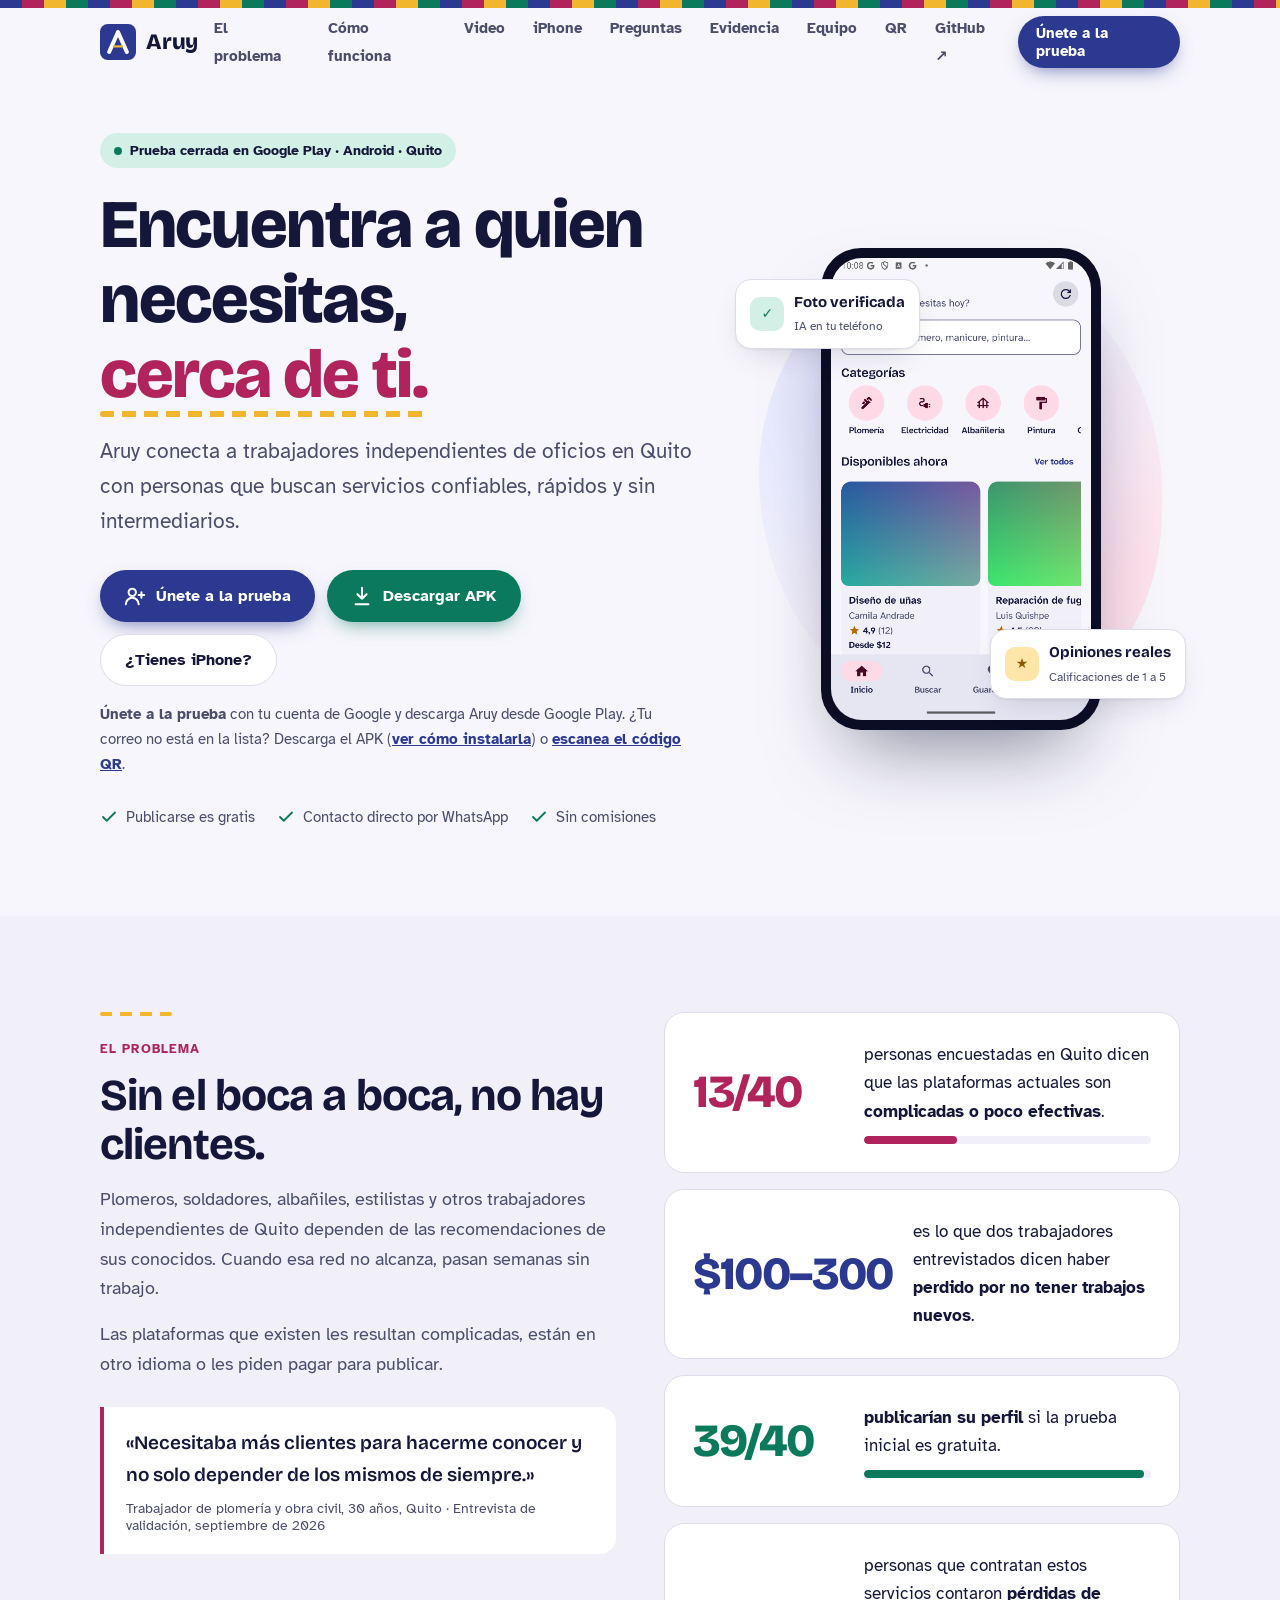
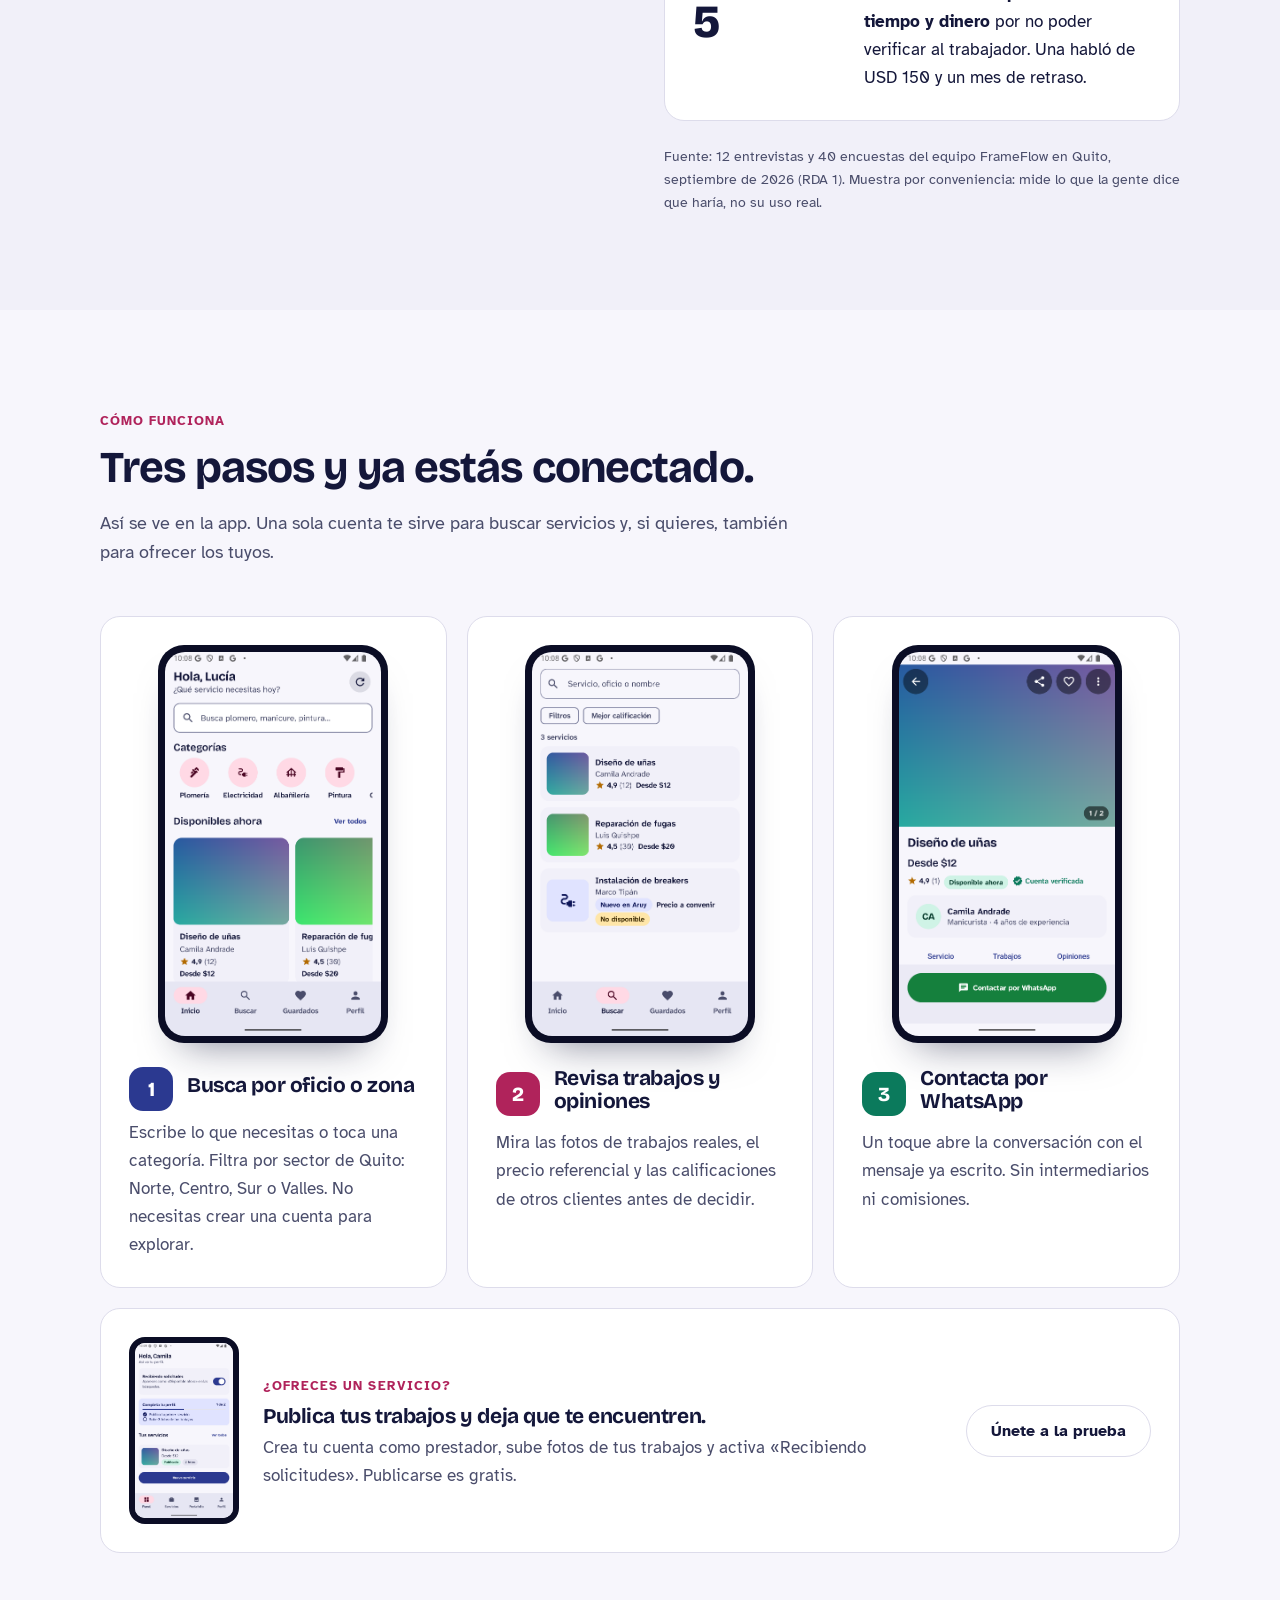
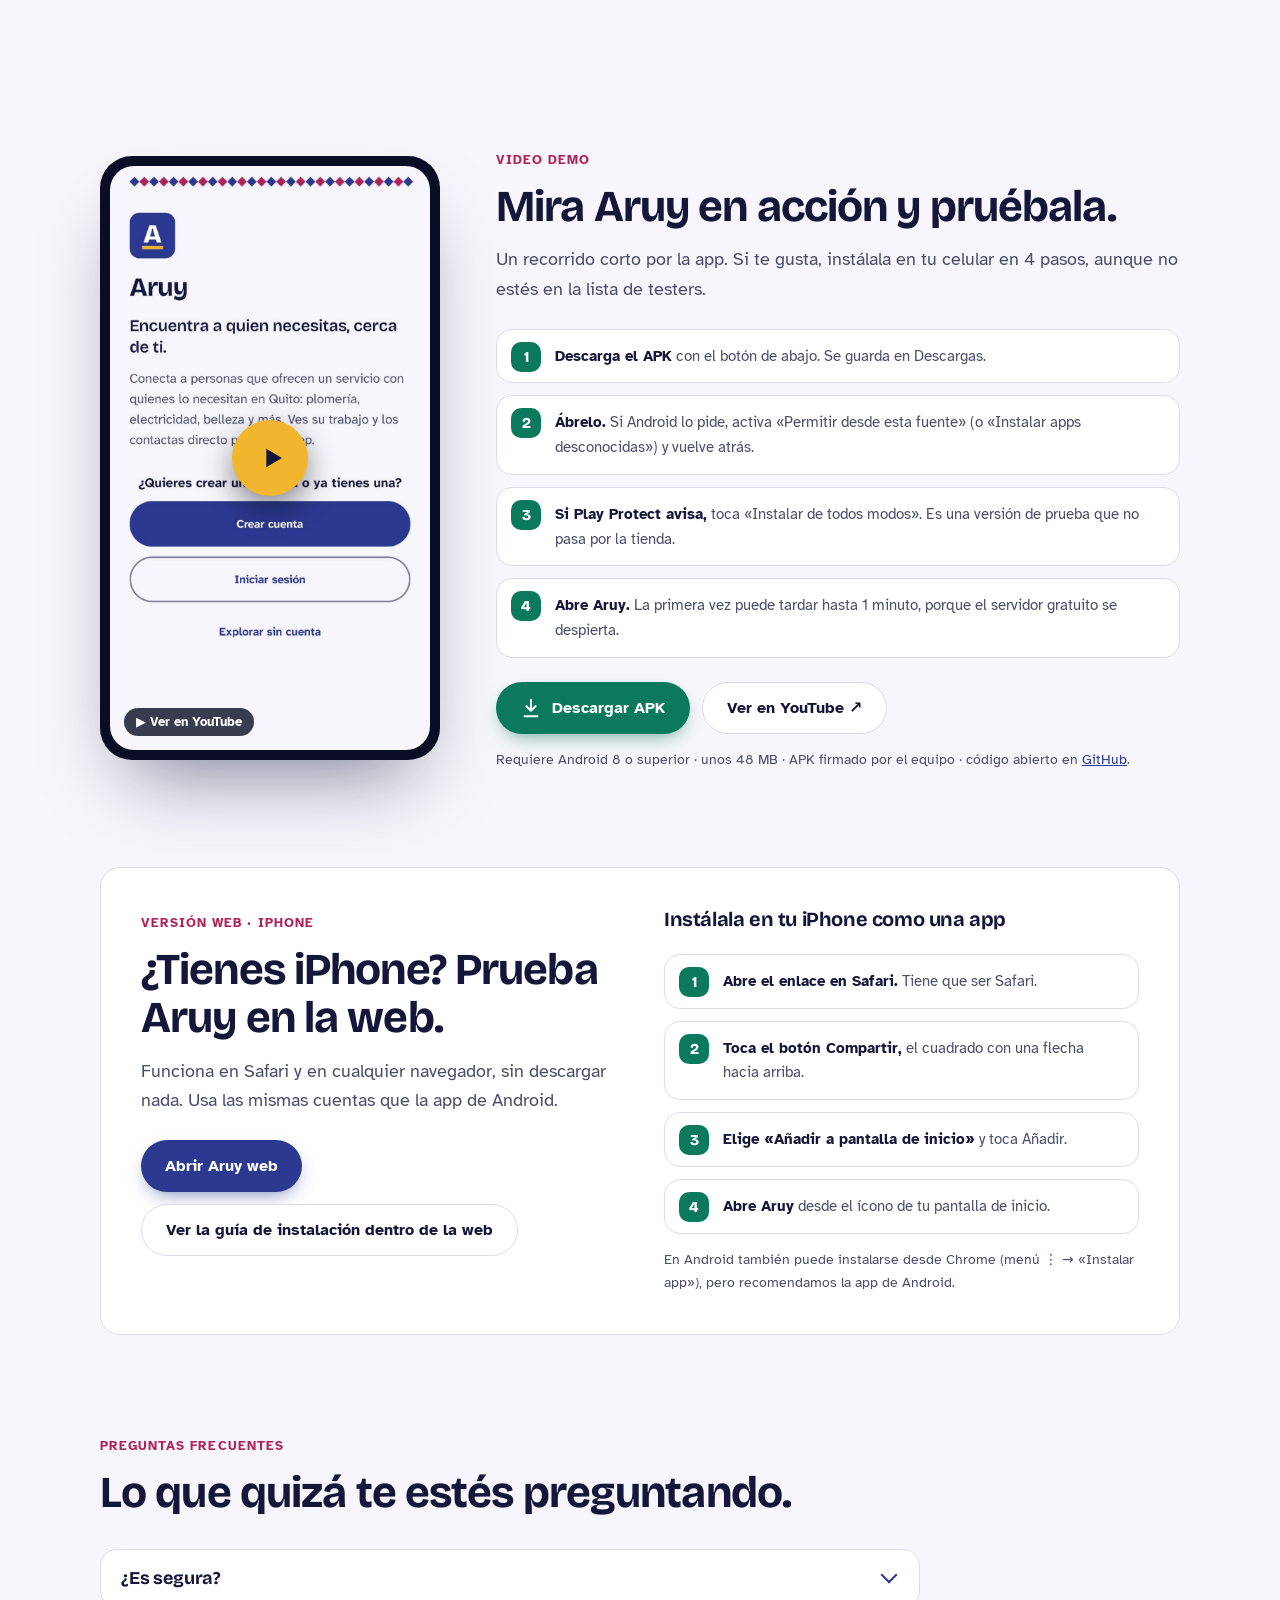
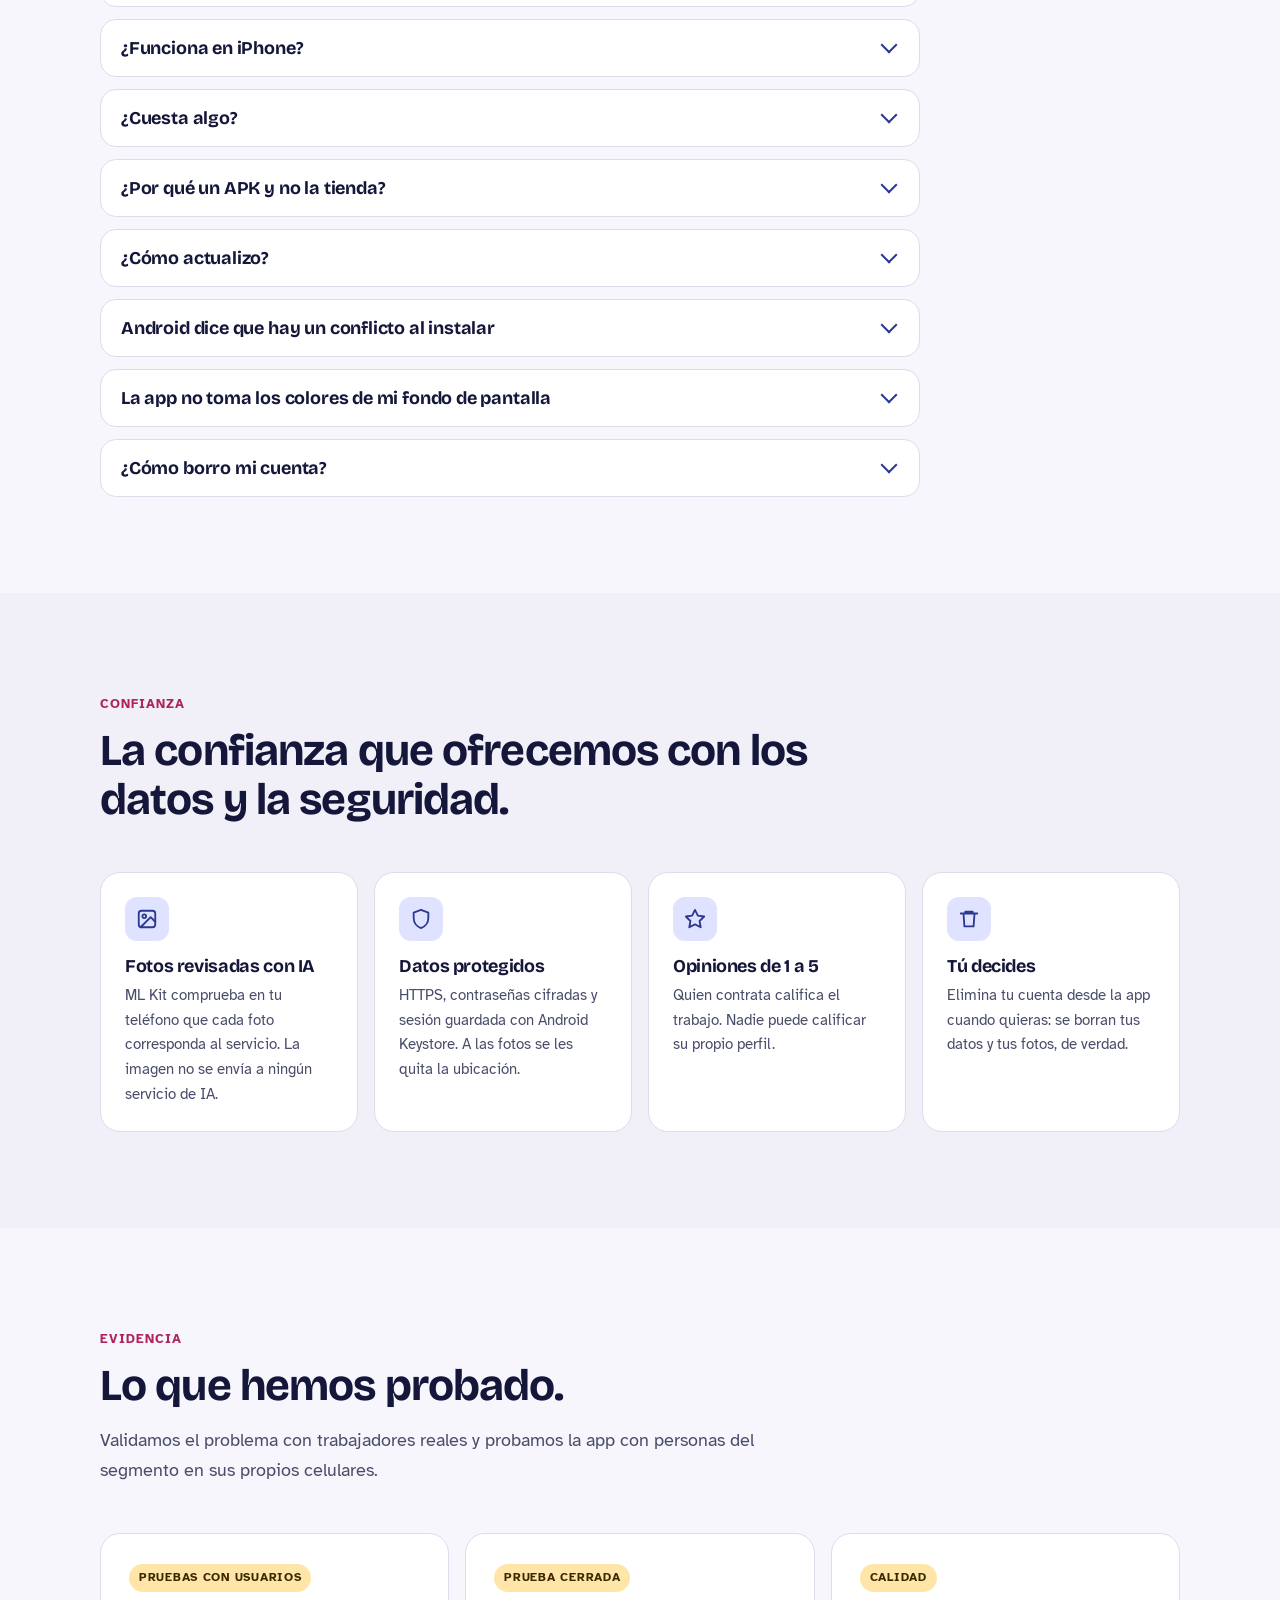
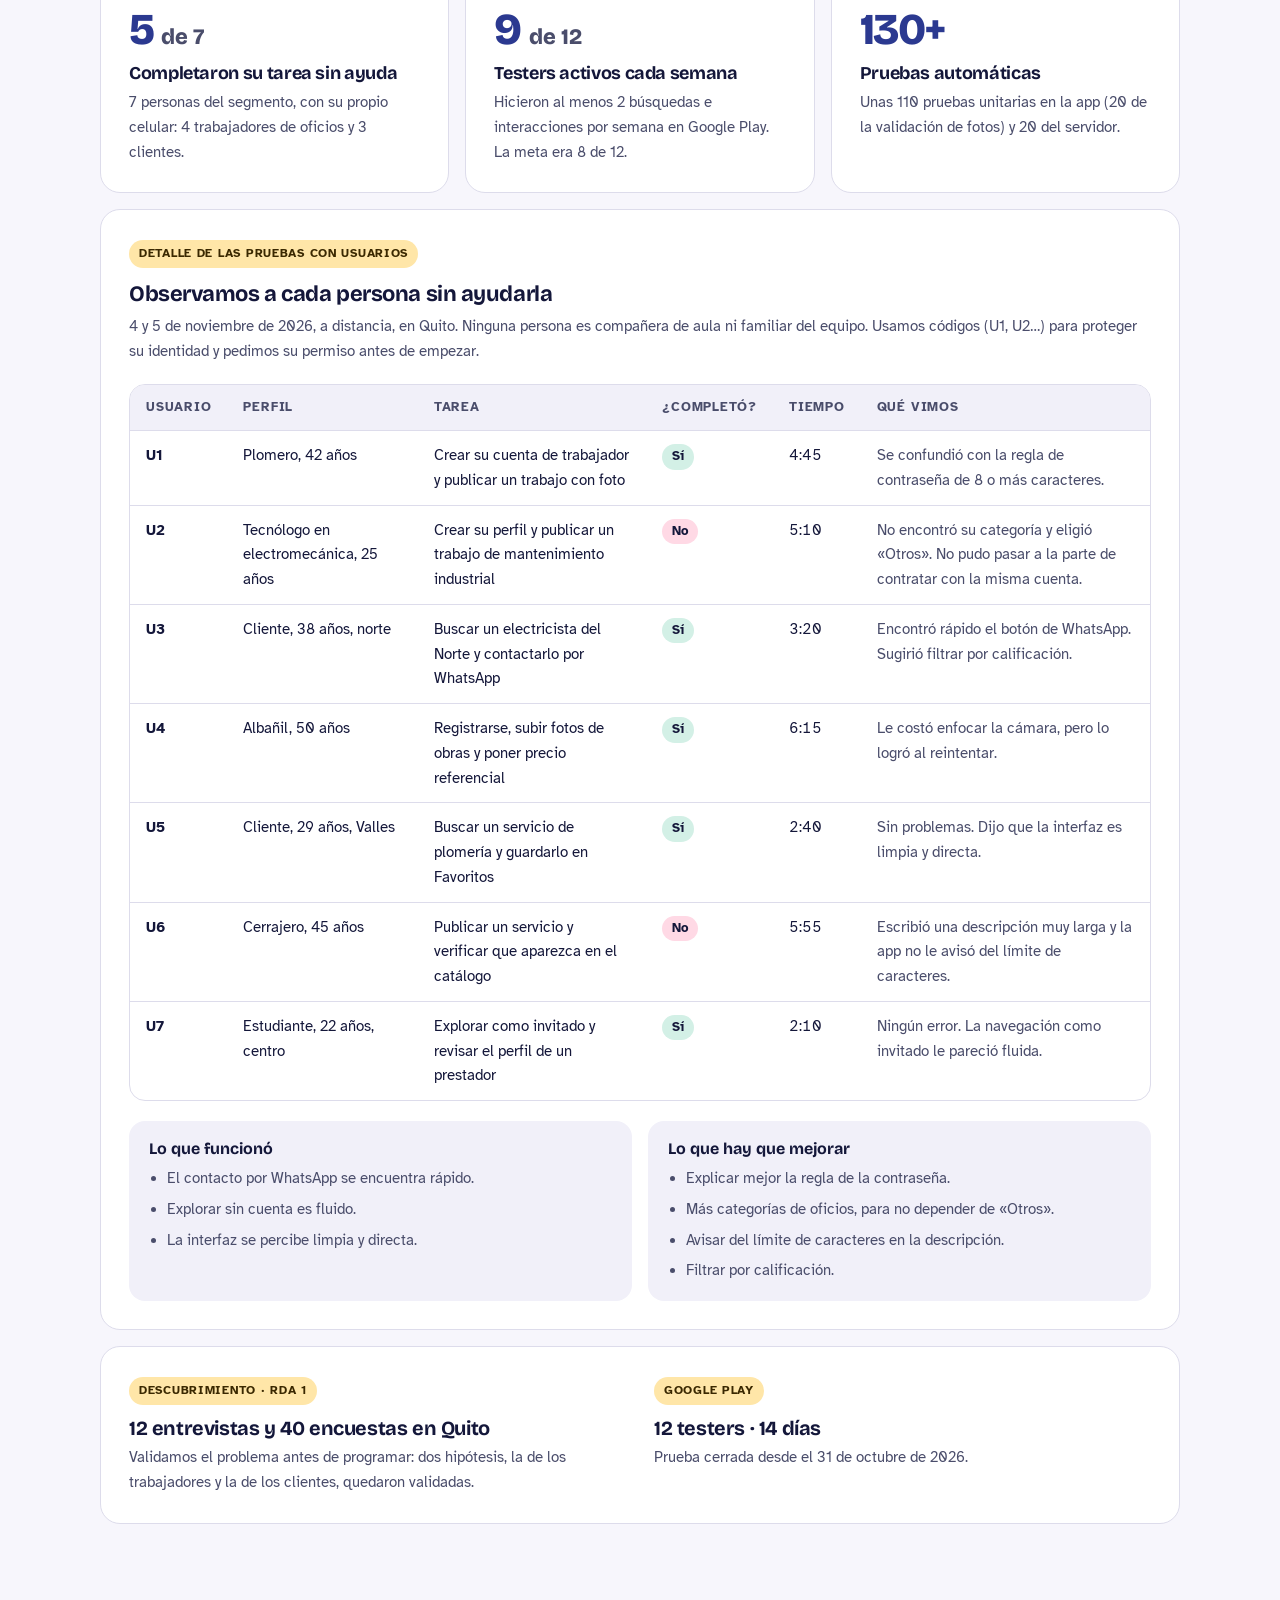
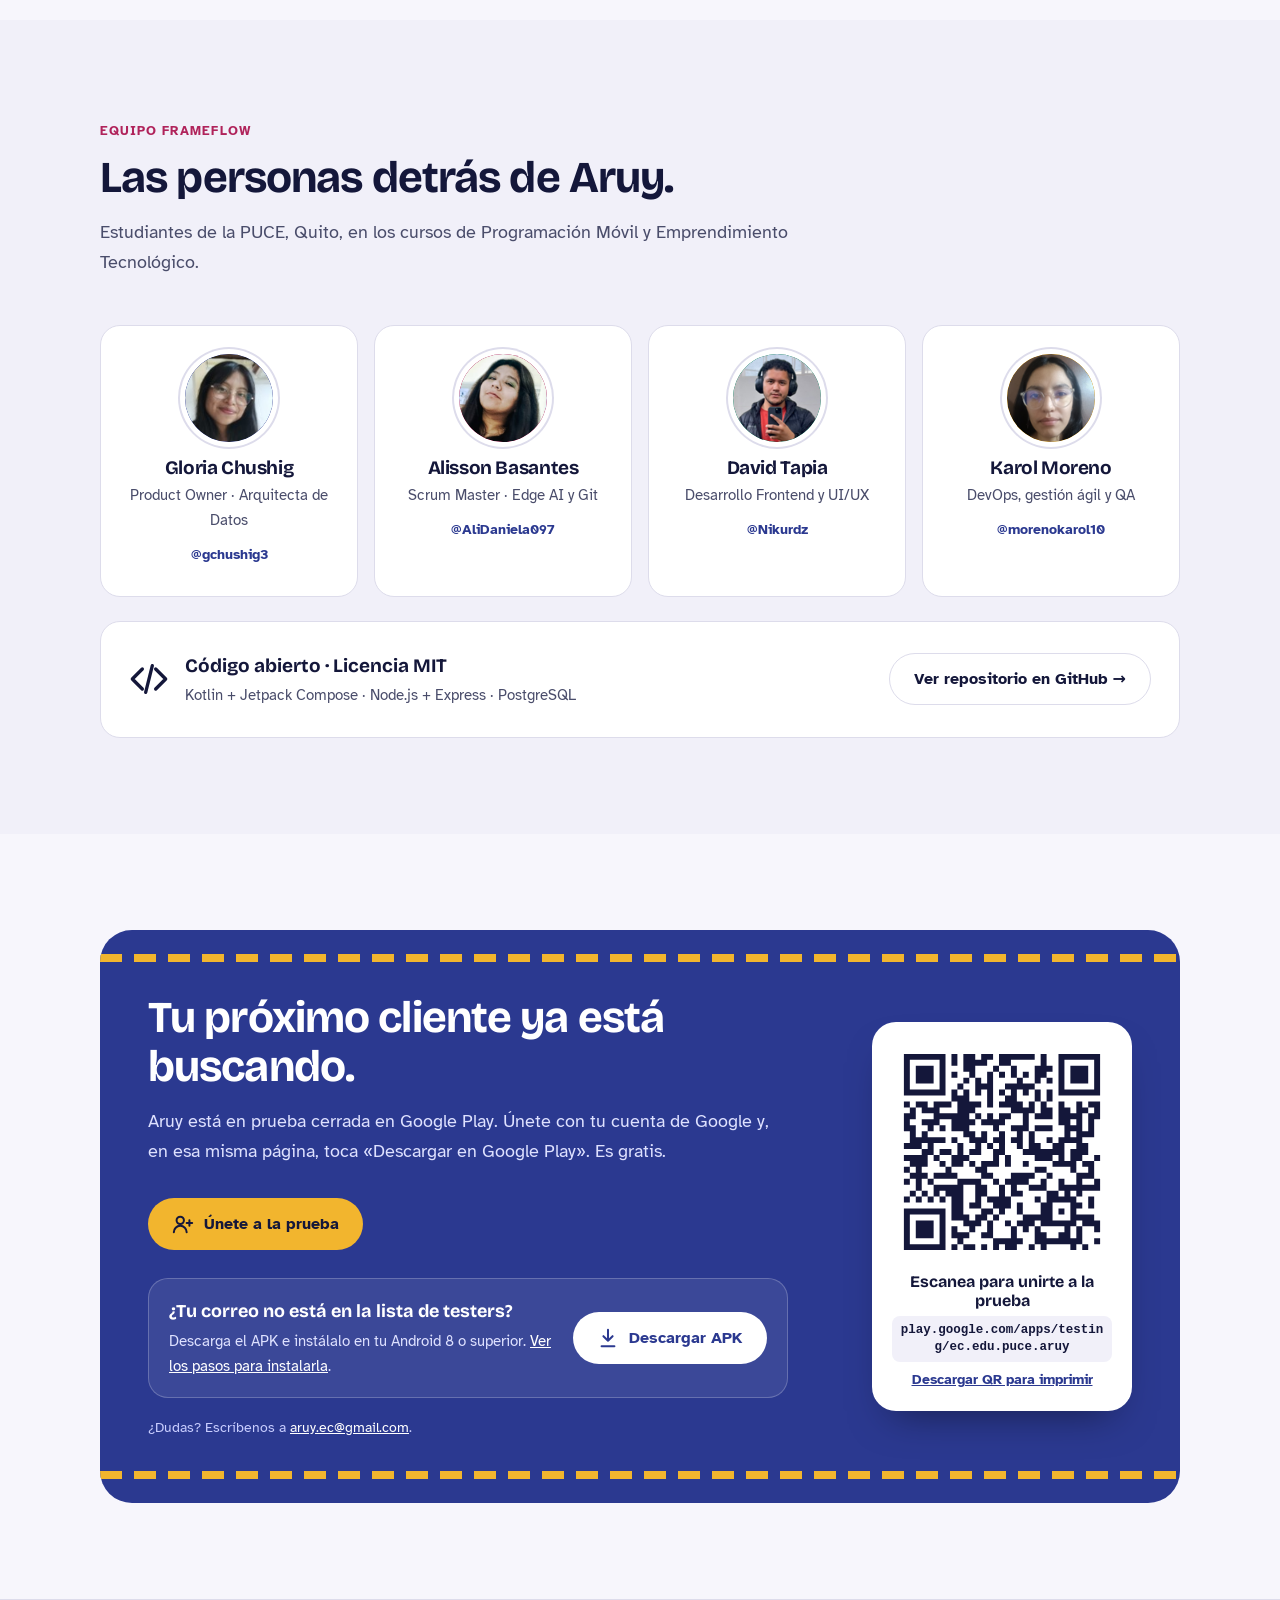
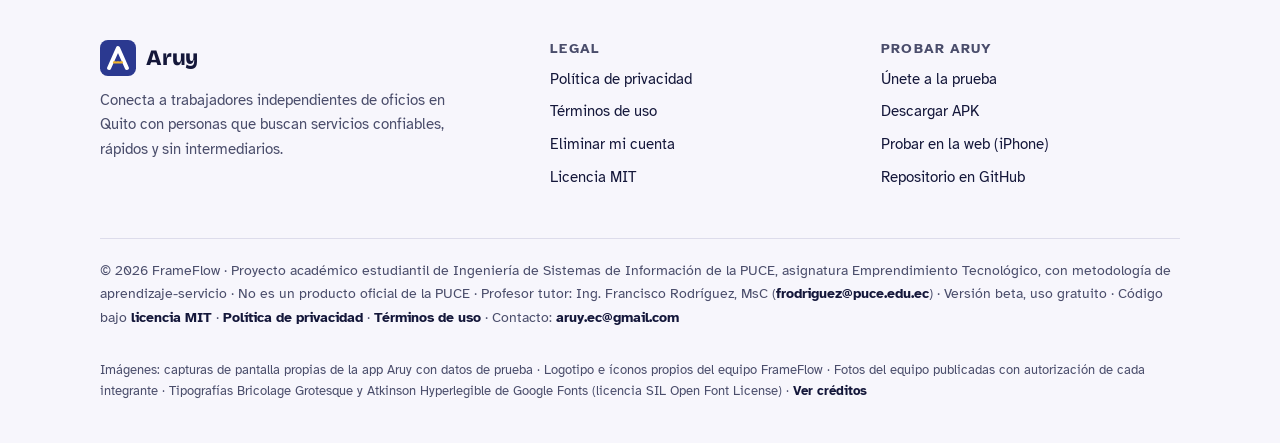
<file: index.html>
<!doctype html>
<html lang="es">
<head>
<meta charset="utf-8">
<meta name="viewport" content="width=device-width, initial-scale=1">
<title>Aruy · Encuentra a quien necesitas, cerca de ti</title>
<meta name="description" content="Aruy conecta a trabajadores independientes de oficios en Quito con personas que buscan servicios confiables, rápidos y sin intermediarios.">
<meta name="theme-color" content="#2B3990">
<meta property="og:title" content="Aruy · Encuentra a quien necesitas, cerca de ti">
<meta property="og:description" content="Conecta con plomeros, albañiles, estilistas y más trabajadores de oficios en Quito. Contacto directo por WhatsApp, sin intermediarios.">
<link rel="icon" href="assets/icon.svg" type="image/svg+xml">
<link rel="preconnect" href="https://fonts.googleapis.com">
<link rel="preconnect" href="https://fonts.gstatic.com" crossorigin>
<link href="https://fonts.googleapis.com/css2?family=Atkinson+Hyperlegible:wght@400;700&family=Bricolage+Grotesque:opsz,wght@12..96,600;12..96,700;12..96,800&display=swap" rel="stylesheet">
<link rel="stylesheet" href="css/styles.css?v=9">
</head>
<body>
<a class="skip" href="#contenido">Saltar al contenido</a>
<div class="weave" aria-hidden="true"></div>

<!-- ============ NAVEGACIÓN ============ -->
<header class="nav" id="nav">
  <div class="wrap">
    <a class="brand" href="#" aria-label="Aruy, inicio"><img src="assets/icon.svg" alt="">Aruy</a>
    <nav aria-label="Principal">
      <ul class="nav-links">
        <li><a href="#problema">El problema</a></li>
        <li><a href="#como-funciona">Cómo funciona</a></li>
        <li><a href="#video">Video</a></li>
        <li><a href="#web">iPhone</a></li>
        <li><a href="#faq">Preguntas</a></li>
        <li><a href="#evidencia">Evidencia</a></li>
        <li><a href="#equipo">Equipo</a></li>
        <li><a href="#unete">QR</a></li>
        <li><a href="https://github.com/FrameFlow-app/Aruy-app" target="_blank" rel="noopener">GitHub ↗</a></li>
      </ul>
    </nav>
    <a class="btn btn-primary btn-sm" href="https://play.google.com/apps/testing/ec.edu.puce.aruy" target="_blank" rel="noopener">Únete a la prueba</a>
  </div>
</header>

<main id="contenido">

<!-- ============ 1. ENCABEZADO · PROPUESTA DE VALOR ============ -->
<section class="hero" aria-labelledby="titulo">
  <div class="wrap">
    <div>
      <span class="pill"><i></i>Prueba cerrada en Google Play · Android · Quito</span>
      <h1 id="titulo">Encuentra a quien necesitas, <em>cerca de ti.</em></h1>
      <p class="lead">Aruy conecta a trabajadores independientes de oficios en Quito con personas que buscan servicios confiables, rápidos y sin intermediarios.</p>
      <div class="hero-actions">
        <a class="btn btn-primary" href="https://play.google.com/apps/testing/ec.edu.puce.aruy" target="_blank" rel="noopener">
          <svg viewBox="0 0 24 24" fill="none" stroke="currentColor" stroke-width="2.2" stroke-linecap="round" stroke-linejoin="round" aria-hidden="true"><circle cx="9" cy="8" r="4"/><path d="M2 21c0-3.9 3.1-7 7-7s7 3.1 7 7M19 8v6M16 11h6"/></svg>
          Únete a la prueba
        </a>
        <a class="btn btn-apk" href="https://github.com/FrameFlow-app/Aruy-app/releases/latest/download/aruy.apk" download>
          <svg viewBox="0 0 24 24" fill="none" stroke="currentColor" stroke-width="2.2" stroke-linecap="round" stroke-linejoin="round" aria-hidden="true"><path d="M12 3v12m0 0-5-5m5 5 5-5M5 21h14"/></svg>
          Descargar APK
        </a>
        <a class="btn btn-ghost" href="#web">¿Tienes iPhone?</a>
      </div>
      <p class="hero-tester"><b>Únete a la prueba</b> con tu cuenta de Google y descarga Aruy desde Google Play. ¿Tu correo no está en la lista? Descarga el APK (<a href="#video">ver cómo instalarla</a>) o <a href="#unete">escanea el código QR</a>.</p>
      <ul class="hero-trust">
        <li><svg viewBox="0 0 24 24" fill="none" stroke="currentColor" stroke-width="2.4" stroke-linecap="round" stroke-linejoin="round" aria-hidden="true"><path d="M20 6 9 17l-5-5"/></svg>Publicarse es gratis</li>
        <li><svg viewBox="0 0 24 24" fill="none" stroke="currentColor" stroke-width="2.4" stroke-linecap="round" stroke-linejoin="round" aria-hidden="true"><path d="M20 6 9 17l-5-5"/></svg>Contacto directo por WhatsApp</li>
        <li><svg viewBox="0 0 24 24" fill="none" stroke="currentColor" stroke-width="2.4" stroke-linecap="round" stroke-linejoin="round" aria-hidden="true"><path d="M20 6 9 17l-5-5"/></svg>Sin comisiones</li>
      </ul>
    </div>

    <div class="phone-stage" role="img" aria-label="Pantalla de inicio de la app Aruy con buscador y categorías de oficios">
      <div class="phone">
        <div class="screen"><img src="assets/capturas/inicio.png" width="487" height="866" alt=""></div>
      </div>
      <div class="float float-1">
        <span class="dot" style="background:var(--jade-soft);color:var(--jade)">✓</span>
        <span><b>Foto verificada</b><small>IA en tu teléfono</small></span>
      </div>
      <div class="float float-2">
        <span class="dot" style="background:var(--tertiary-soft);color:#8A5A00">★</span>
        <span><b>Opiniones reales</b><small>Calificaciones de 1 a 5</small></span>
      </div>
    </div>
  </div>
</section>

<!-- ============ 2. EL PROBLEMA · DATOS DE ENCUESTAS ============ -->
<section class="alt" id="problema" aria-labelledby="t-problema">
  <div class="wrap problem">
    <div class="problem-text reveal">
      <div class="stitch" aria-hidden="true"></div>
      <span class="eyebrow">El problema</span>
      <h2 id="t-problema" style="margin-top:10px">Sin el boca a boca, no hay clientes.</h2>
      <p>Plomeros, soldadores, albañiles, estilistas y otros trabajadores independientes de Quito dependen de las recomendaciones de sus conocidos. Cuando esa red no alcanza, pasan semanas sin trabajo.</p>
      <p>Las plataformas que existen les resultan complicadas, están en otro idioma o les piden pagar para publicar.</p>
      <figure class="quote">
        <blockquote>«Necesitaba más clientes para hacerme conocer y no solo depender de los mismos de siempre.»</blockquote>
        <figcaption>Trabajador de plomería y obra civil, 30 años, Quito · Entrevista de validación, septiembre de 2026</figcaption>
      </figure>
    </div>

    <div class="reveal">
      <div class="stats">
        <div class="card stat">
          <div class="big">13/40</div>
          <div>
            <p>personas encuestadas en Quito dicen que las plataformas actuales son <b>complicadas o poco efectivas</b>.</p>
            <div class="meter" style="color:var(--secondary)"><i style="width:32.5%"></i></div>
          </div>
        </div>
        <div class="card stat">
          <div class="big">$100–300</div>
          <div><p>es lo que dos trabajadores entrevistados dicen haber <b>perdido por no tener trabajos nuevos</b>.</p></div>
        </div>
        <div class="card stat">
          <div class="big">39/40</div>
          <div>
            <p><b>publicarían su perfil</b> si la prueba inicial es gratuita.</p>
            <div class="meter" style="color:var(--jade)"><i style="width:97.5%"></i></div>
          </div>
        </div>
        <div class="card stat">
          <div class="big" style="color:var(--fg)">5</div>
          <div><p>personas que contratan estos servicios contaron <b>pérdidas de tiempo y dinero</b> por no poder verificar al trabajador. Una habló de USD 150 y un mes de retraso.</p></div>
        </div>
      </div>
      <p class="note">Fuente: 12 entrevistas y 40 encuestas del equipo FrameFlow en Quito, septiembre de 2026 (RDA 1). Muestra por conveniencia: mide lo que la gente dice que haría, no su uso real.</p>
    </div>
  </div>
</section>

<!-- ============ 3. CÓMO FUNCIONA EN 3 PASOS ============ -->
<section id="como-funciona" aria-labelledby="t-como">
  <div class="wrap">
    <div class="section-head reveal">
      <span class="eyebrow">Cómo funciona</span>
      <h2 id="t-como">Tres pasos y ya estás conectado.</h2>
      <p>Así se ve en la app. Una sola cuenta te sirve para buscar servicios y, si quieres, también para ofrecer los tuyos.</p>
    </div>
    <ol class="steps">
      <li class="card step reveal">
        <figure class="step-shot" style="margin-top:0"><img src="assets/capturas/inicio.png" width="487" height="866" loading="lazy" alt="Pantalla de inicio de Aruy con buscador y categorías: plomería, electricidad, albañilería y pintura"></figure>
        <div class="step-head"><div class="num">1</div><h3>Busca por oficio o zona</h3></div>
        <p>Escribe lo que necesitas o toca una categoría. Filtra por sector de Quito: Norte, Centro, Sur o Valles. No necesitas crear una cuenta para explorar.</p>
      </li>
      <li class="card step reveal">
        <figure class="step-shot" style="margin-top:0"><img src="assets/capturas/buscar.png" width="487" height="866" loading="lazy" alt="Resultados de búsqueda con servicios, calificaciones de 1 a 5 y precio desde"></figure>
        <div class="step-head"><div class="num">2</div><h3>Revisa trabajos y opiniones</h3></div>
        <p>Mira las fotos de trabajos reales, el precio referencial y las calificaciones de otros clientes antes de decidir.</p>
      </li>
      <li class="card step reveal">
        <figure class="step-shot" style="margin-top:0"><img src="assets/capturas/detalle-whatsapp.png" width="487" height="866" loading="lazy" alt="Detalle de un servicio con cuenta verificada y botón Contactar por WhatsApp"></figure>
        <div class="step-head"><div class="num">3</div><h3>Contacta por WhatsApp</h3></div>
        <p>Un toque abre la conversación con el mensaje ya escrito. Sin intermediarios ni comisiones.</p>
      </li>
    </ol>

    <div class="card provider reveal">
      <img src="assets/capturas/panel-prestador.png" width="487" height="866" loading="lazy" alt="Panel del prestador con el interruptor Recibiendo solicitudes y sus servicios publicados">
      <div>
        <span class="eyebrow">¿Ofreces un servicio?</span>
        <h3 style="margin-top:6px">Publica tus trabajos y deja que te encuentren.</h3>
        <p>Crea tu cuenta como prestador, sube fotos de tus trabajos y activa «Recibiendo solicitudes». Publicarse es gratis.</p>
      </div>
      <a class="btn btn-ghost" href="https://play.google.com/apps/testing/ec.edu.puce.aruy" target="_blank" rel="noopener">Únete a la prueba</a>
    </div>
  </div>
</section>

<!-- ============ VIDEO DEMO + INSTALAR EL APK ============ -->
<section id="video" aria-labelledby="t-video">
  <div class="wrap video-grid">
    <div class="video-frame reveal">
      <a class="video-poster" href="https://youtube.com/shorts/Kl2Vr5G0b3k?feature=share" target="_blank" rel="noopener" aria-label="Ver el video demo de Aruy en YouTube (se abre en otra pestaña)">
        <img src="assets/video-portada.png" width="456" height="1014" loading="lazy" alt="Pantalla de bienvenida de la app Aruy">
        <span class="play" aria-hidden="true"><svg viewBox="0 0 24 24"><path fill="currentColor" d="M8 5.5v13l11-6.5-11-6.5Z"/></svg></span>
        <span class="video-badge">▶ Ver en YouTube</span>
      </a>
    </div>
    <div class="reveal">
      <span class="eyebrow">Video demo</span>
      <h2 id="t-video" style="margin-top:10px">Mira Aruy en acción y pruébala.</h2>
      <p class="video-lead">Un recorrido corto por la app. Si te gusta, instálala en tu celular en 4 pasos, aunque no estés en la lista de testers.</p>
      <ol class="install">
        <li><b>Descarga el APK</b> con el botón de abajo. Se guarda en Descargas.</li>
        <li><b>Ábrelo.</b> Si Android lo pide, activa «Permitir desde esta fuente» (o «Instalar apps desconocidas») y vuelve atrás.</li>
        <li><b>Si Play Protect avisa,</b> toca «Instalar de todos modos». Es una versión de prueba que no pasa por la tienda.</li>
        <li><b>Abre Aruy.</b> La primera vez puede tardar hasta 1 minuto, porque el servidor gratuito se despierta.</li>
      </ol>
      <div class="video-actions">
        <a class="btn btn-apk" href="https://github.com/FrameFlow-app/Aruy-app/releases/latest/download/aruy.apk" download><svg viewBox="0 0 24 24" fill="none" stroke="currentColor" stroke-width="2.2" stroke-linecap="round" stroke-linejoin="round" aria-hidden="true"><path d="M12 3v12m0 0-5-5m5 5 5-5M5 21h14"/></svg>Descargar APK</a>
        <a class="btn btn-ghost" href="https://youtube.com/shorts/Kl2Vr5G0b3k?feature=share" target="_blank" rel="noopener">Ver en YouTube ↗</a>
      </div>
      <p class="note" style="margin-top:14px">Requiere Android 8 o superior · unos 48 MB · APK firmado por el equipo · código abierto en <a href="https://github.com/FrameFlow-app/Aruy-app" target="_blank" rel="noopener">GitHub</a>.</p>
    </div>
  </div>
</section>

<!-- ============ VERSIÓN WEB PARA IPHONE (PWA) ============ -->
<section class="web" id="web" aria-labelledby="t-web">
  <div class="wrap">
    <div class="card web-box reveal">
      <div class="web-intro">
        <span class="eyebrow">Versión web · iPhone</span>
        <h2 id="t-web" style="margin-top:10px">¿Tienes iPhone? Prueba Aruy en la web.</h2>
        <p class="video-lead">Funciona en Safari y en cualquier navegador, sin descargar nada. Usa las mismas cuentas que la app de Android.</p>
        <div class="video-actions">
          <a class="btn btn-primary" href="https://frameflow-app.github.io/Aruy-web/" target="_blank" rel="noopener">Abrir Aruy web<span class="sr-only"> (se abre en una pestaña nueva)</span></a>
          <a class="btn btn-ghost" href="https://frameflow-app.github.io/Aruy-web/#/instalar" target="_blank" rel="noopener">Ver la guía de instalación dentro de la web<span class="sr-only"> (se abre en una pestaña nueva)</span></a>
        </div>
      </div>
      <div class="web-steps">
        <h3>Instálala en tu iPhone como una app</h3>
        <ol class="install">
          <li><b>Abre el enlace en Safari.</b> Tiene que ser Safari.</li>
          <li><b>Toca el botón Compartir,</b> el cuadrado con una flecha hacia arriba.</li>
          <li><b>Elige «Añadir a pantalla de inicio»</b> y toca Añadir.</li>
          <li><b>Abre Aruy</b> desde el ícono de tu pantalla de inicio.</li>
        </ol>
        <p class="note" style="margin-top:14px">En Android también puede instalarse desde Chrome (menú ⋮ → «Instalar app»), pero recomendamos la app de Android.</p>
      </div>
    </div>
  </div>
</section>

<!-- ============ PREGUNTAS FRECUENTES ============ -->
<section class="faq" id="faq" aria-labelledby="t-faq">
  <div class="wrap">
    <div class="section-head reveal">
      <span class="eyebrow">Preguntas frecuentes</span>
      <h2 id="t-faq">Lo que quizá te estés preguntando.</h2>
    </div>
    <div class="faq-list reveal">
      <details>
        <summary>¿Es segura?</summary>
        <p>El APK está firmado por el equipo y el código es abierto: puedes revisarlo en GitHub (<a href="https://github.com/FrameFlow-app/Aruy-app" target="_blank" rel="noopener">github.com/FrameFlow-app/Aruy-app</a>).</p>
      </details>
      <details>
        <summary>¿Funciona en iPhone?</summary>
        <p>Sí, en la web: abre <a href="#web">Aruy web</a> en Safari y añádela a tu pantalla de inicio. Usa la misma cuenta que en Android.</p>
      </details>
      <details>
        <summary>¿Cuesta algo?</summary>
        <p>No. Es gratis.</p>
      </details>
      <details>
        <summary>¿Por qué un APK y no la tienda?</summary>
        <p>La prueba en Google Play es cerrada y solo entra el grupo de testers. Con el APK más gente puede probarla.</p>
      </details>
      <details>
        <summary>¿Cómo actualizo?</summary>
        <p>Vuelve a descargar el mismo enlace e instálalo encima. Si la app avisa que hay una versión nueva, es solo un aviso: puedes seguir usándola.</p>
      </details>
      <details>
        <summary>Android dice que hay un conflicto al instalar</summary>
        <p>Pasa cuando intentas pasar de la versión de Google Play al APK, o al revés: las dos llevan firmas distintas y Android no las deja convivir. Desinstala Aruy <strong>una sola vez</strong> (tu cuenta y tus datos están en el servidor) e instala la que vayas a usar. Para evitarlo, usa siempre el mismo canal: Google Play o el APK.</p>
      </details>
      <details>
        <summary>La app no toma los colores de mi fondo de pantalla</summary>
        <p>Los colores se adaptan al fondo en Android 12 o superior y desde la versión 0.7.0. Revisa la versión instalada en Ajustes del teléfono &gt; Aplicaciones &gt; Aruy; si es anterior, descarga el APK de nuevo.</p>
      </details>
      <details>
        <summary>¿Cómo borro mi cuenta?</summary>
        <p>En la app: Perfil &gt; Eliminar mi cuenta. También puedes ver la <a href="privacidad.html">política de privacidad</a>.</p>
      </details>
    </div>
  </div>
</section>

<!-- ============ CONFIANZA (lema del proyecto) ============ -->
<section class="alt" aria-labelledby="t-confianza">
  <div class="wrap">
    <div class="section-head reveal">
      <span class="eyebrow">Confianza</span>
      <h2 id="t-confianza">La confianza que ofrecemos con los datos y la seguridad.</h2>
    </div>
    <div class="trust-grid">
      <div class="card reveal">
        <div class="ic"><svg viewBox="0 0 24 24" fill="none" stroke="currentColor" stroke-width="2" stroke-linecap="round" stroke-linejoin="round" aria-hidden="true"><rect x="3" y="3" width="18" height="18" rx="3"/><circle cx="9" cy="9" r="2"/><path d="m21 15-5-5L5 21"/></svg></div>
        <h3>Fotos revisadas con IA</h3>
        <p>ML Kit comprueba en tu teléfono que cada foto corresponda al servicio. La imagen no se envía a ningún servicio de IA.</p>
      </div>
      <div class="card reveal">
        <div class="ic"><svg viewBox="0 0 24 24" fill="none" stroke="currentColor" stroke-width="2" stroke-linecap="round" stroke-linejoin="round" aria-hidden="true"><path d="M12 2 4 5v6c0 5 3.4 9.4 8 11 4.6-1.6 8-6 8-11V5l-8-3Z"/></svg></div>
        <h3>Datos protegidos</h3>
        <p>HTTPS, contraseñas cifradas y sesión guardada con Android Keystore. A las fotos se les quita la ubicación.</p>
      </div>
      <div class="card reveal">
        <div class="ic"><svg viewBox="0 0 24 24" fill="none" stroke="currentColor" stroke-width="2" stroke-linecap="round" stroke-linejoin="round" aria-hidden="true"><path d="m12 2 3.1 6.3 6.9 1-5 4.9 1.2 6.8L12 17.8 5.8 21l1.2-6.8-5-4.9 6.9-1L12 2Z"/></svg></div>
        <h3>Opiniones de 1 a 5</h3>
        <p>Quien contrata califica el trabajo. Nadie puede calificar su propio perfil.</p>
      </div>
      <div class="card reveal">
        <div class="ic"><svg viewBox="0 0 24 24" fill="none" stroke="currentColor" stroke-width="2" stroke-linecap="round" stroke-linejoin="round" aria-hidden="true"><path d="M3 6h18M8 6V4h8v2M6 6l1 14h10l1-14"/></svg></div>
        <h3>Tú decides</h3>
        <p>Elimina tu cuenta desde la app cuando quieras: se borran tus datos y tus fotos, de verdad.</p>
      </div>
    </div>
  </div>
</section>

<!-- ============ 4. EVIDENCIA DE LAS PRUEBAS (Control 3) ============ -->
<section id="evidencia" aria-labelledby="t-evidencia">
  <div class="wrap">
    <div class="section-head reveal">
      <span class="eyebrow">Evidencia</span>
      <h2 id="t-evidencia">Lo que hemos probado.</h2>
      <p>Validamos el problema con trabajadores reales y probamos la app con personas del segmento en sus propios celulares.</p>
    </div>

    <div class="evidence">
      <div class="card reveal">
        <span class="tag">Pruebas con usuarios</span>
        <div class="kpi" style="margin-top:16px">5 <small>de 7</small></div>
        <h3>Completaron su tarea sin ayuda</h3>
        <p>7 personas del segmento, con su propio celular: 4 trabajadores de oficios y 3 clientes.</p>
      </div>
      <div class="card reveal">
        <span class="tag">Prueba cerrada</span>
        <div class="kpi" style="margin-top:16px">9 <small>de 12</small></div>
        <h3>Testers activos cada semana</h3>
        <p>Hicieron al menos 2 búsquedas e interacciones por semana en Google Play. La meta era 8 de 12.</p>
      </div>
      <div class="card reveal">
        <span class="tag">Calidad</span>
        <div class="kpi" style="margin-top:16px">130+</div>
        <h3>Pruebas automáticas</h3>
        <p>Unas 110 pruebas unitarias en la app (20 de la validación de fotos) y 20 del servidor.</p>
      </div>

      <div class="card wide reveal">
        <span class="tag">Detalle de las pruebas con usuarios</span>
        <h3 style="font-size:22px;margin-top:14px">Observamos a cada persona sin ayudarla</h3>
        <p class="meta">4 y 5 de noviembre de 2026, a distancia, en Quito. Ninguna persona es compañera de aula ni familiar del equipo. Usamos códigos (U1, U2…) para proteger su identidad y pedimos su permiso antes de empezar.</p>
        <div class="table-wrap">
          <table class="tests">
            <thead><tr><th scope="col">Usuario</th><th scope="col">Perfil</th><th scope="col">Tarea</th><th scope="col">¿Completó?</th><th scope="col">Tiempo</th><th scope="col">Qué vimos</th></tr></thead>
            <tbody>
              <tr><td>U1</td><td>Plomero, 42 años</td><td>Crear su cuenta de trabajador y publicar un trabajo con foto</td><td><span class="ok">Sí</span></td><td class="t">4:45</td><td class="obs">Se confundió con la regla de contraseña de 8 o más caracteres.</td></tr>
              <tr><td>U2</td><td>Tecnólogo en electromecánica, 25 años</td><td>Crear su perfil y publicar un trabajo de mantenimiento industrial</td><td><span class="no">No</span></td><td class="t">5:10</td><td class="obs">No encontró su categoría y eligió «Otros». No pudo pasar a la parte de contratar con la misma cuenta.</td></tr>
              <tr><td>U3</td><td>Cliente, 38 años, norte</td><td>Buscar un electricista del Norte y contactarlo por WhatsApp</td><td><span class="ok">Sí</span></td><td class="t">3:20</td><td class="obs">Encontró rápido el botón de WhatsApp. Sugirió filtrar por calificación.</td></tr>
              <tr><td>U4</td><td>Albañil, 50 años</td><td>Registrarse, subir fotos de obras y poner precio referencial</td><td><span class="ok">Sí</span></td><td class="t">6:15</td><td class="obs">Le costó enfocar la cámara, pero lo logró al reintentar.</td></tr>
              <tr><td>U5</td><td>Cliente, 29 años, Valles</td><td>Buscar un servicio de plomería y guardarlo en Favoritos</td><td><span class="ok">Sí</span></td><td class="t">2:40</td><td class="obs">Sin problemas. Dijo que la interfaz es limpia y directa.</td></tr>
              <tr><td>U6</td><td>Cerrajero, 45 años</td><td>Publicar un servicio y verificar que aparezca en el catálogo</td><td><span class="no">No</span></td><td class="t">5:55</td><td class="obs">Escribió una descripción muy larga y la app no le avisó del límite de caracteres.</td></tr>
              <tr><td>U7</td><td>Estudiante, 22 años, centro</td><td>Explorar como invitado y revisar el perfil de un prestador</td><td><span class="ok">Sí</span></td><td class="t">2:10</td><td class="obs">Ningún error. La navegación como invitado le pareció fluida.</td></tr>
            </tbody>
          </table>
        </div>
        <div class="learn">
          <div>
            <h4>Lo que funcionó</h4>
            <ul>
              <li>El contacto por WhatsApp se encuentra rápido.</li>
              <li>Explorar sin cuenta es fluido.</li>
              <li>La interfaz se percibe limpia y directa.</li>
            </ul>
          </div>
          <div>
            <h4>Lo que hay que mejorar</h4>
            <ul>
              <li>Explicar mejor la regla de la contraseña.</li>
              <li>Más categorías de oficios, para no depender de «Otros».</li>
              <li>Avisar del límite de caracteres en la descripción.</li>
              <li>Filtrar por calificación.</li>
            </ul>
          </div>
        </div>
      </div>

      <div class="card wide reveal" style="display:flex;gap:28px;flex-wrap:wrap">
        <div style="flex:1 1 300px">
          <span class="tag">Descubrimiento · RDA 1</span>
          <h3 style="font-size:20px;margin-top:12px">12 entrevistas y 40 encuestas en Quito</h3>
          <p>Validamos el problema antes de programar: dos hipótesis, la de los trabajadores y la de los clientes, quedaron validadas.</p>
        </div>
        <div style="flex:1 1 300px">
          <span class="tag">Google Play</span>
          <h3 style="font-size:20px;margin-top:12px">12 testers · 14 días</h3>
          <p>Prueba cerrada desde el 31 de octubre de 2026.</p>
        </div>
      </div>
    </div>
  </div>
</section>

<!-- ============ 5. EQUIPO + REPOSITORIO (Control 3) ============ -->
<section class="alt" id="equipo" aria-labelledby="t-equipo">
  <div class="wrap">
    <div class="section-head reveal">
      <span class="eyebrow">Equipo FrameFlow</span>
      <h2 id="t-equipo">Las personas detrás de Aruy.</h2>
      <p>Estudiantes de la PUCE, Quito, en los cursos de Programación Móvil y Emprendimiento Tecnológico.</p>
    </div>
    <div class="team">
      <div class="card member reveal"><div class="avatar"><img src="assets/equipo/gloria-chushig.png" width="88" height="88" style="width:88px;height:88px;border-radius:50%;object-fit:cover;object-position:center 30%;display:block" loading="lazy" alt="Foto de Gloria Chushig"></div><h3>Gloria Chushig</h3><p>Product Owner · Arquitecta de Datos</p><a class="gh" href="https://github.com/gchushig3" target="_blank" rel="noopener">@gchushig3</a></div>
      <div class="card member reveal"><div class="avatar"><img src="assets/equipo/alisson-basantes.png" width="88" height="88" style="width:88px;height:88px;border-radius:50%;object-fit:cover;object-position:center 30%;display:block" loading="lazy" alt="Foto de Alisson Basantes"></div><h3>Alisson Basantes</h3><p>Scrum Master · Edge AI y Git</p><a class="gh" href="https://github.com/AliDaniela097" target="_blank" rel="noopener">@AliDaniela097</a></div>
      <div class="card member reveal"><div class="avatar"><img src="assets/equipo/david-tapia.png" width="88" height="88" style="width:88px;height:88px;border-radius:50%;object-fit:cover;object-position:center 30%;display:block" loading="lazy" alt="Foto de David Tapia"></div><h3>David Tapia</h3><p>Desarrollo Frontend y UI/UX</p><a class="gh" href="https://github.com/Nikurdz" target="_blank" rel="noopener">@Nikurdz</a></div>
      <div class="card member reveal"><div class="avatar"><img src="assets/equipo/karol-moreno.png" width="88" height="88" style="width:88px;height:88px;border-radius:50%;object-fit:cover;object-position:center 30%;display:block" loading="lazy" alt="Foto de Karol Moreno"></div><h3>Karol Moreno</h3><p>DevOps, gestión ágil y QA</p><a class="gh" href="https://github.com/morenokarol10" target="_blank" rel="noopener">@morenokarol10</a></div>
    </div>
    <div class="card repo reveal">
      <div class="repo-info">
        <svg viewBox="0 0 24 24" fill="none" stroke="currentColor" stroke-width="2" stroke-linecap="round" stroke-linejoin="round" aria-hidden="true"><path d="m8 6-6 6 6 6M16 6l6 6-6 6M14 4l-4 16"/></svg>
        <div><b>Código abierto · Licencia MIT</b><small>Kotlin + Jetpack Compose · Node.js + Express · PostgreSQL</small></div>
      </div>
      <a class="btn btn-ghost" href="https://github.com/FrameFlow-app/Aruy-app" target="_blank" rel="noopener">Ver repositorio en GitHub →</a>
    </div>
  </div>
</section>

<!-- ============ CTA FINAL · BOTÓN AL PRODUCTO ============ -->
<section style="padding-top:96px" class="cta-band" aria-labelledby="t-cta">
  <div class="wrap">
    <div class="cta-box reveal" id="unete">
      <div class="cta-grid">
        <div class="cta-text">
          <h2 id="t-cta">Tu próximo cliente ya está buscando.</h2>
          <p>Aruy está en prueba cerrada en Google Play. Únete con tu cuenta de Google y, en esa misma página, toca «Descargar en Google Play». Es gratis.</p>
          <div class="cta-actions">
            <a class="btn" href="https://play.google.com/apps/testing/ec.edu.puce.aruy" target="_blank" rel="noopener"><svg viewBox="0 0 24 24" fill="none" stroke="currentColor" stroke-width="2.2" stroke-linecap="round" stroke-linejoin="round" aria-hidden="true"><circle cx="9" cy="8" r="4"/><path d="M2 21c0-3.9 3.1-7 7-7s7 3.1 7 7M19 8v6M16 11h6"/></svg>Únete a la prueba</a>
          </div>
          <div class="apk-box">
            <div>
              <b>¿Tu correo no está en la lista de testers?</b>
              <span>Descarga el APK e instálalo en tu Android 8 o superior. <a href="#video">Ver los pasos para instalarla</a>.</span>
            </div>
            <a class="btn btn-apk-light" href="https://github.com/FrameFlow-app/Aruy-app/releases/latest/download/aruy.apk" download><svg viewBox="0 0 24 24" fill="none" stroke="currentColor" stroke-width="2.2" stroke-linecap="round" stroke-linejoin="round" aria-hidden="true"><path d="M12 3v12m0 0-5-5m5 5 5-5M5 21h14"/></svg>Descargar APK</a>
          </div>
          <p class="cta-small">¿Dudas? Escríbenos a <a href="mailto:aruy.ec@gmail.com">aruy.ec@gmail.com</a>.</p>
        </div>
        <figure class="qr-card">
          <img src="assets/qr-prueba.svg" width="296" height="296" alt="Código QR para unirse a la prueba de Aruy en Google Play">
          <figcaption>
            <b>Escanea para unirte a la prueba</b>
            <span class="qr-link">play.google.com/apps/testing/ec.edu.puce.aruy</span>
            <a href="assets/qr-prueba.png" download="Aruy-QR-prueba.png">Descargar QR para imprimir</a>
          </figcaption>
        </figure>
      </div>
    </div>
  </div>
</section>

</main>

<!-- ============ PIE · POLÍTICA DE PRIVACIDAD ============ -->
<footer>
  <div class="wrap">
    <div class="foot-grid">
      <div>
        <a class="brand" href="#"><img src="assets/icon.svg" alt="">Aruy</a>
        <p>Conecta a trabajadores independientes de oficios en Quito con personas que buscan servicios confiables, rápidos y sin intermediarios.</p>
      </div>
      <div>
        <h4>Legal</h4>
        <ul>
          <li><a href="privacidad.html">Política de privacidad</a></li>
          <li><a href="terminos.html">Términos de uso</a></li>
          <li><a href="privacidad.html#eliminar-datos">Eliminar mi cuenta</a></li>
          <li><a href="https://github.com/FrameFlow-app/Aruy-app/blob/main/LICENSE" target="_blank" rel="noopener">Licencia MIT</a></li>
        </ul>
      </div>
      <div>
        <h4>Probar Aruy</h4>
        <ul>
          <li><a href="https://play.google.com/apps/testing/ec.edu.puce.aruy" target="_blank" rel="noopener">Únete a la prueba</a></li>
          <li><a href="https://github.com/FrameFlow-app/Aruy-app/releases/latest/download/aruy.apk" download>Descargar APK</a></li>
          <li><a href="https://frameflow-app.github.io/Aruy-web/" target="_blank" rel="noopener">Probar en la web (iPhone)</a></li>
          <li><a href="https://github.com/FrameFlow-app/Aruy-app" target="_blank" rel="noopener">Repositorio en GitHub</a></li>
        </ul>
      </div>
    </div>
    <p class="foot-legal">© 2026 FrameFlow · Proyecto académico estudiantil de Ingeniería de Sistemas de Información de la PUCE, asignatura Emprendimiento Tecnológico, con metodología de aprendizaje-servicio · No es un producto oficial de la PUCE · Profesor tutor: Ing. Francisco Rodríguez, MsC (<a href="mailto:frodriguez@puce.edu.ec">frodriguez@puce.edu.ec</a>) · Versión beta, uso gratuito · Código bajo <a href="https://github.com/FrameFlow-app/Aruy-app/blob/main/LICENSE" target="_blank" rel="noopener">licencia MIT</a> · <a href="privacidad.html">Política de privacidad</a> · <a href="terminos.html">Términos de uso</a> · Contacto: <a href="mailto:aruy.ec@gmail.com">aruy.ec@gmail.com</a></p>
    <p class="foot-credits">Imágenes: capturas de pantalla propias de la app Aruy con datos de prueba · Logotipo e íconos propios del equipo FrameFlow · Fotos del equipo publicadas con autorización de cada integrante · Tipografías Bricolage Grotesque y Atkinson Hyperlegible de Google Fonts (licencia SIL Open Font License) · <a href="terminos.html#creditos">Ver créditos</a></p>
  </div>
</footer>

<script>
  // Borde de la barra al hacer scroll
  const nav = document.getElementById('nav');
  addEventListener('scroll', () => nav.classList.toggle('scrolled', scrollY > 8), { passive: true });

  // Aparición suave de las secciones
  const items = document.querySelectorAll('.reveal');
  if ('IntersectionObserver' in window) {
    const io = new IntersectionObserver((entries) => {
      entries.forEach((e) => { if (e.isIntersecting) { e.target.classList.add('in'); io.unobserve(e.target); } });
    }, { threshold: 0.12 });
    items.forEach((el) => io.observe(el));
  } else {
    items.forEach((el) => el.classList.add('in'));
  }
</script>
</body>
</html>
</file>
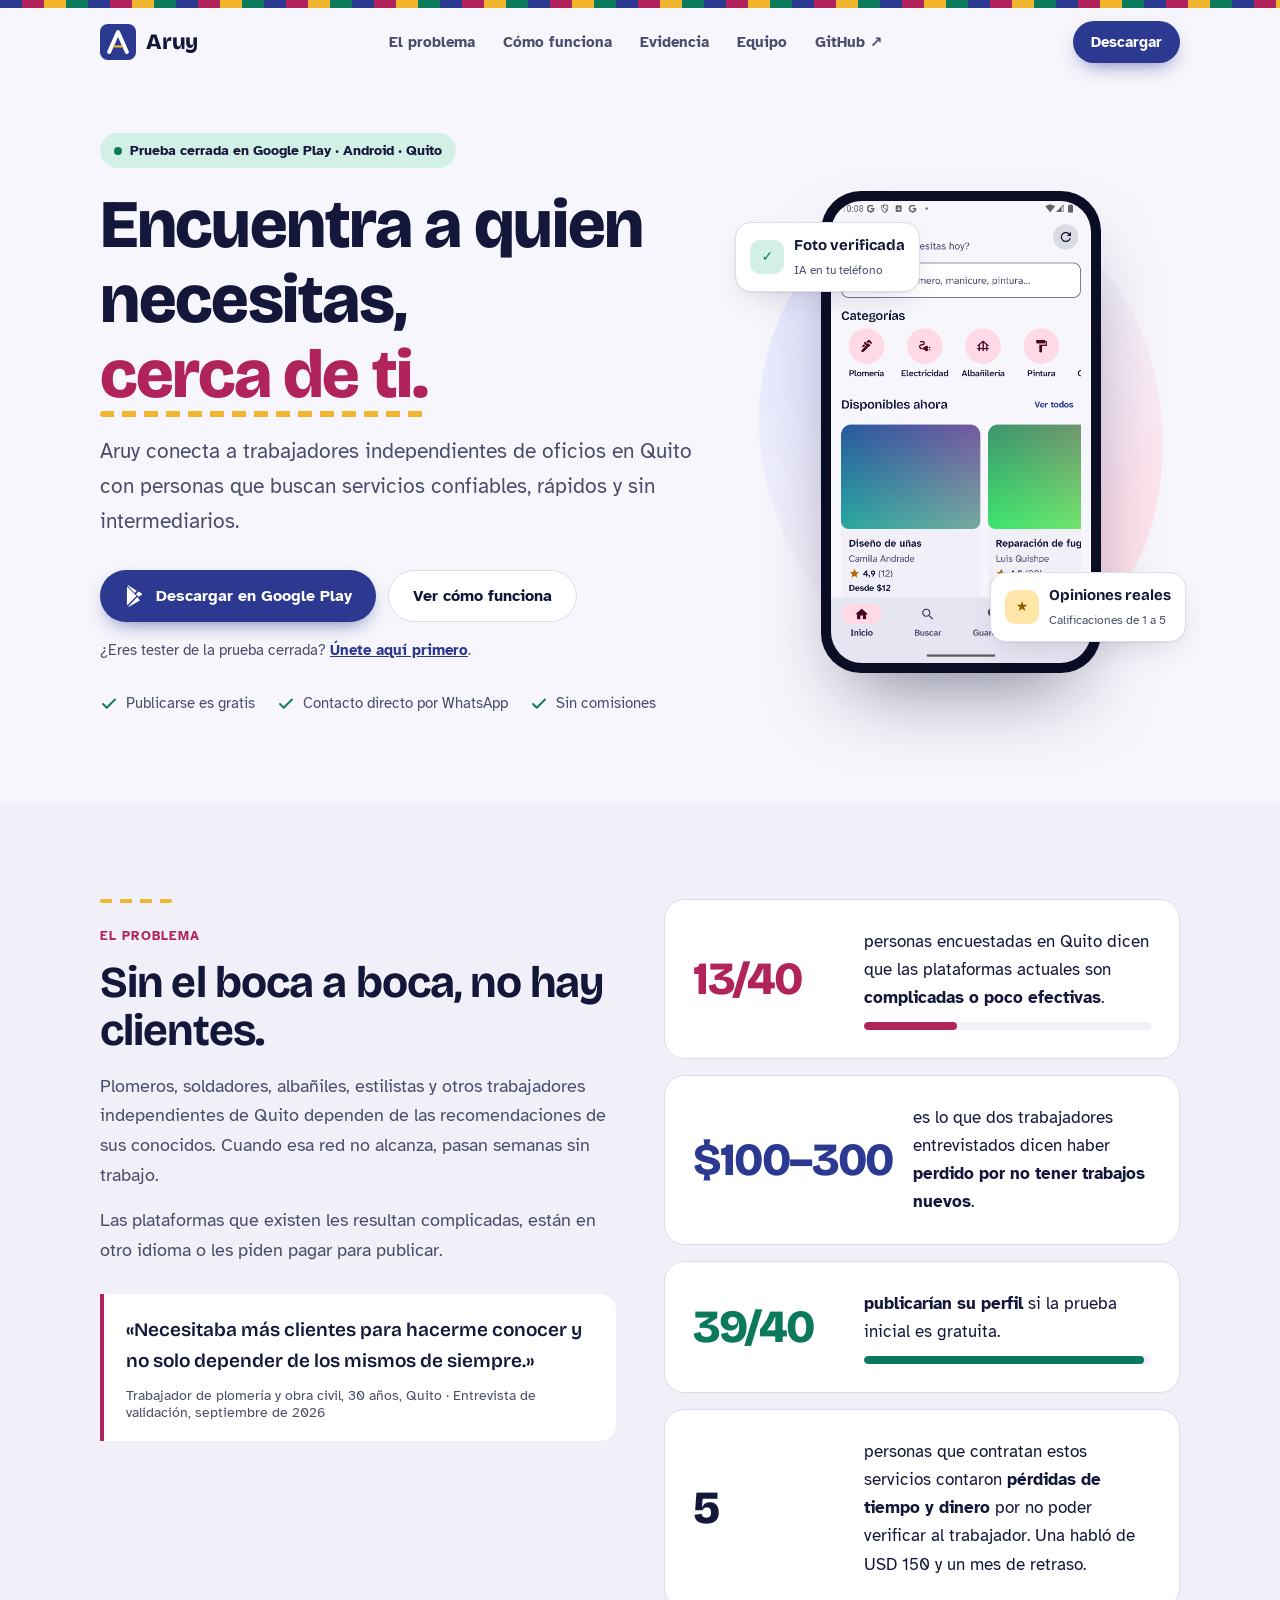
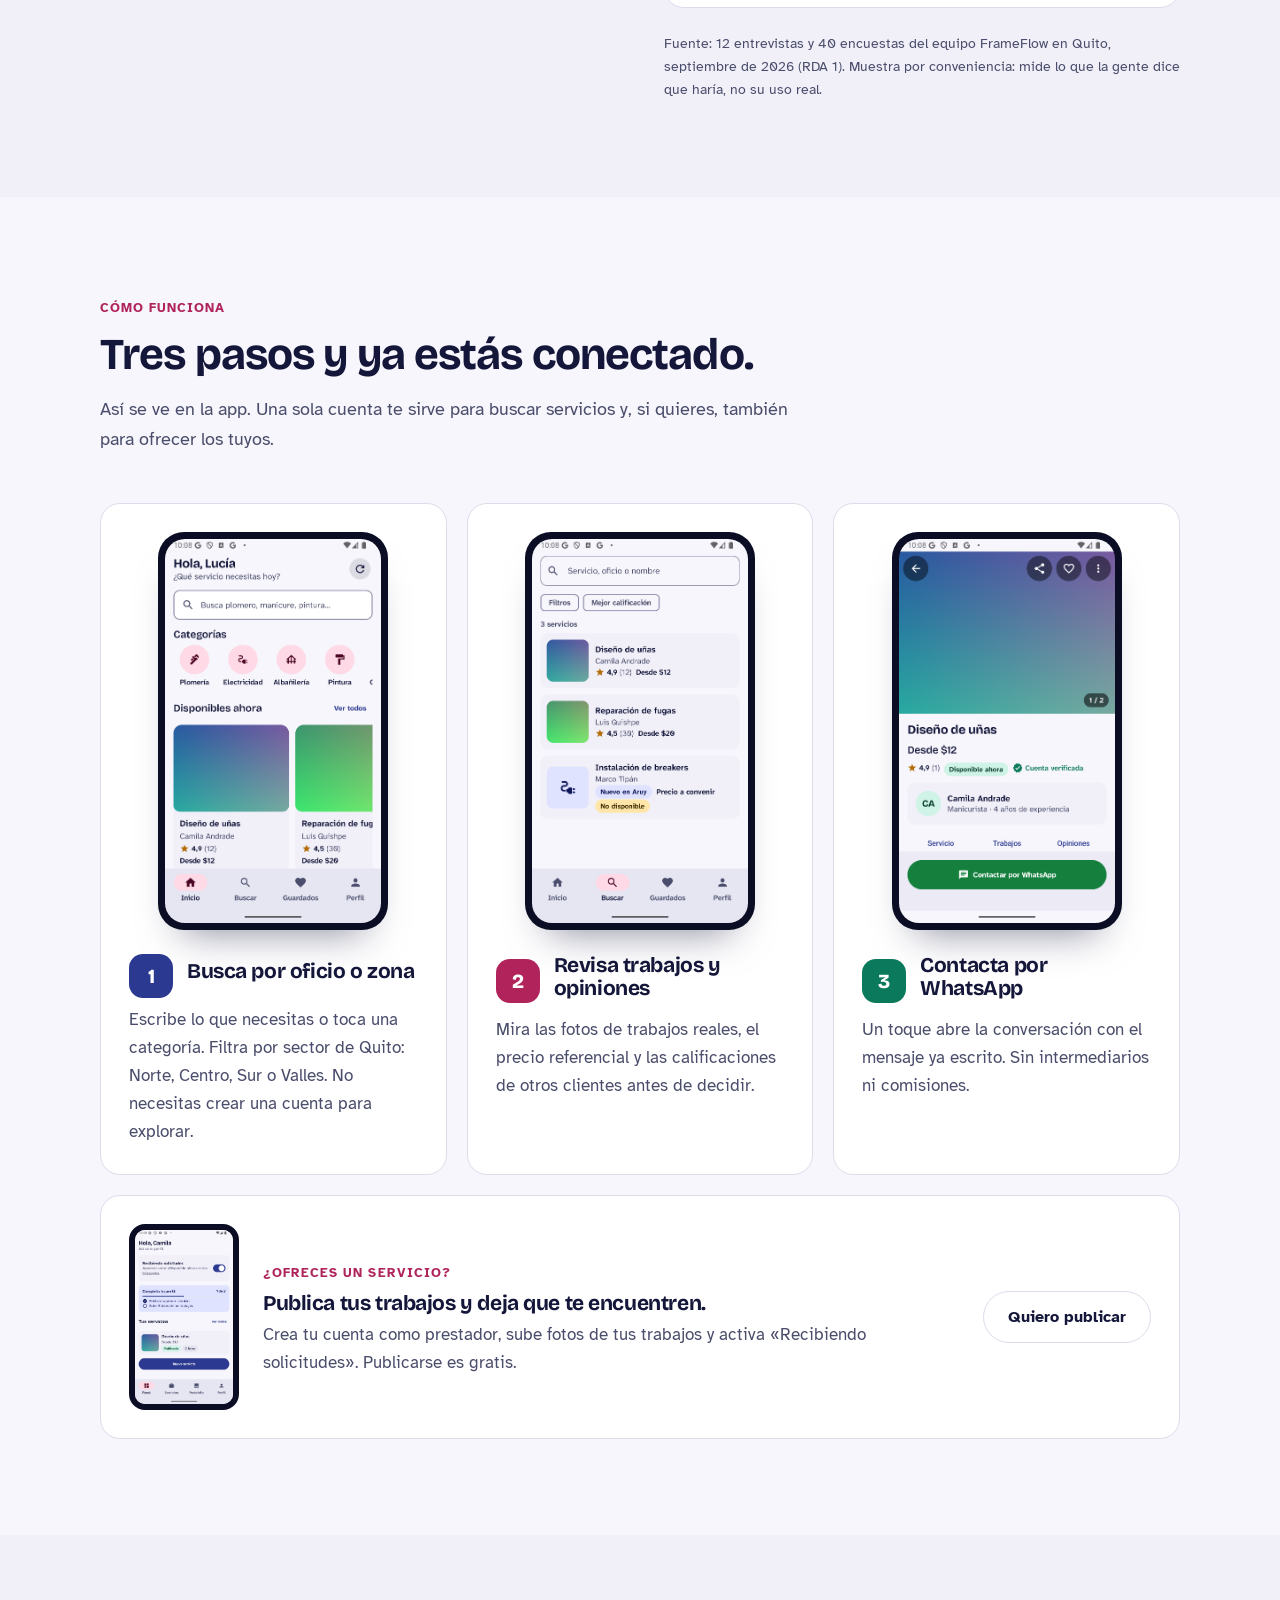
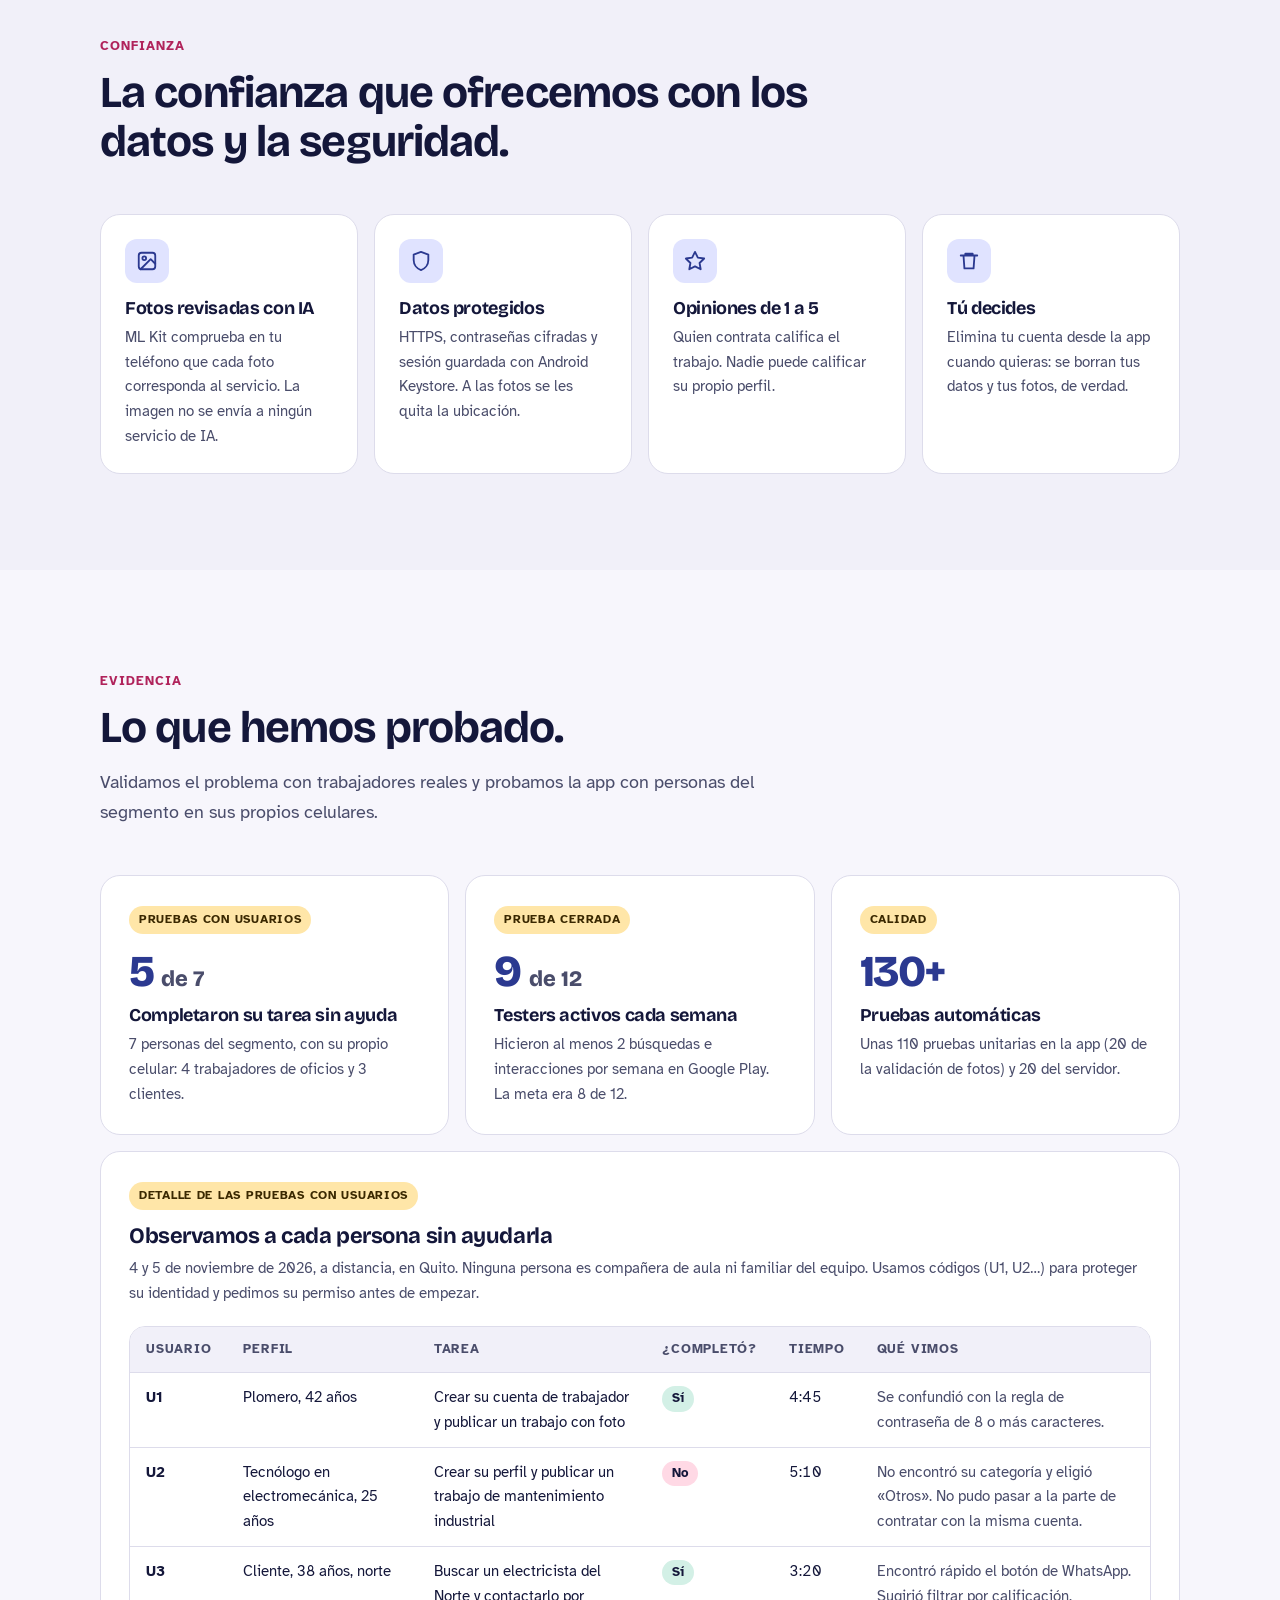
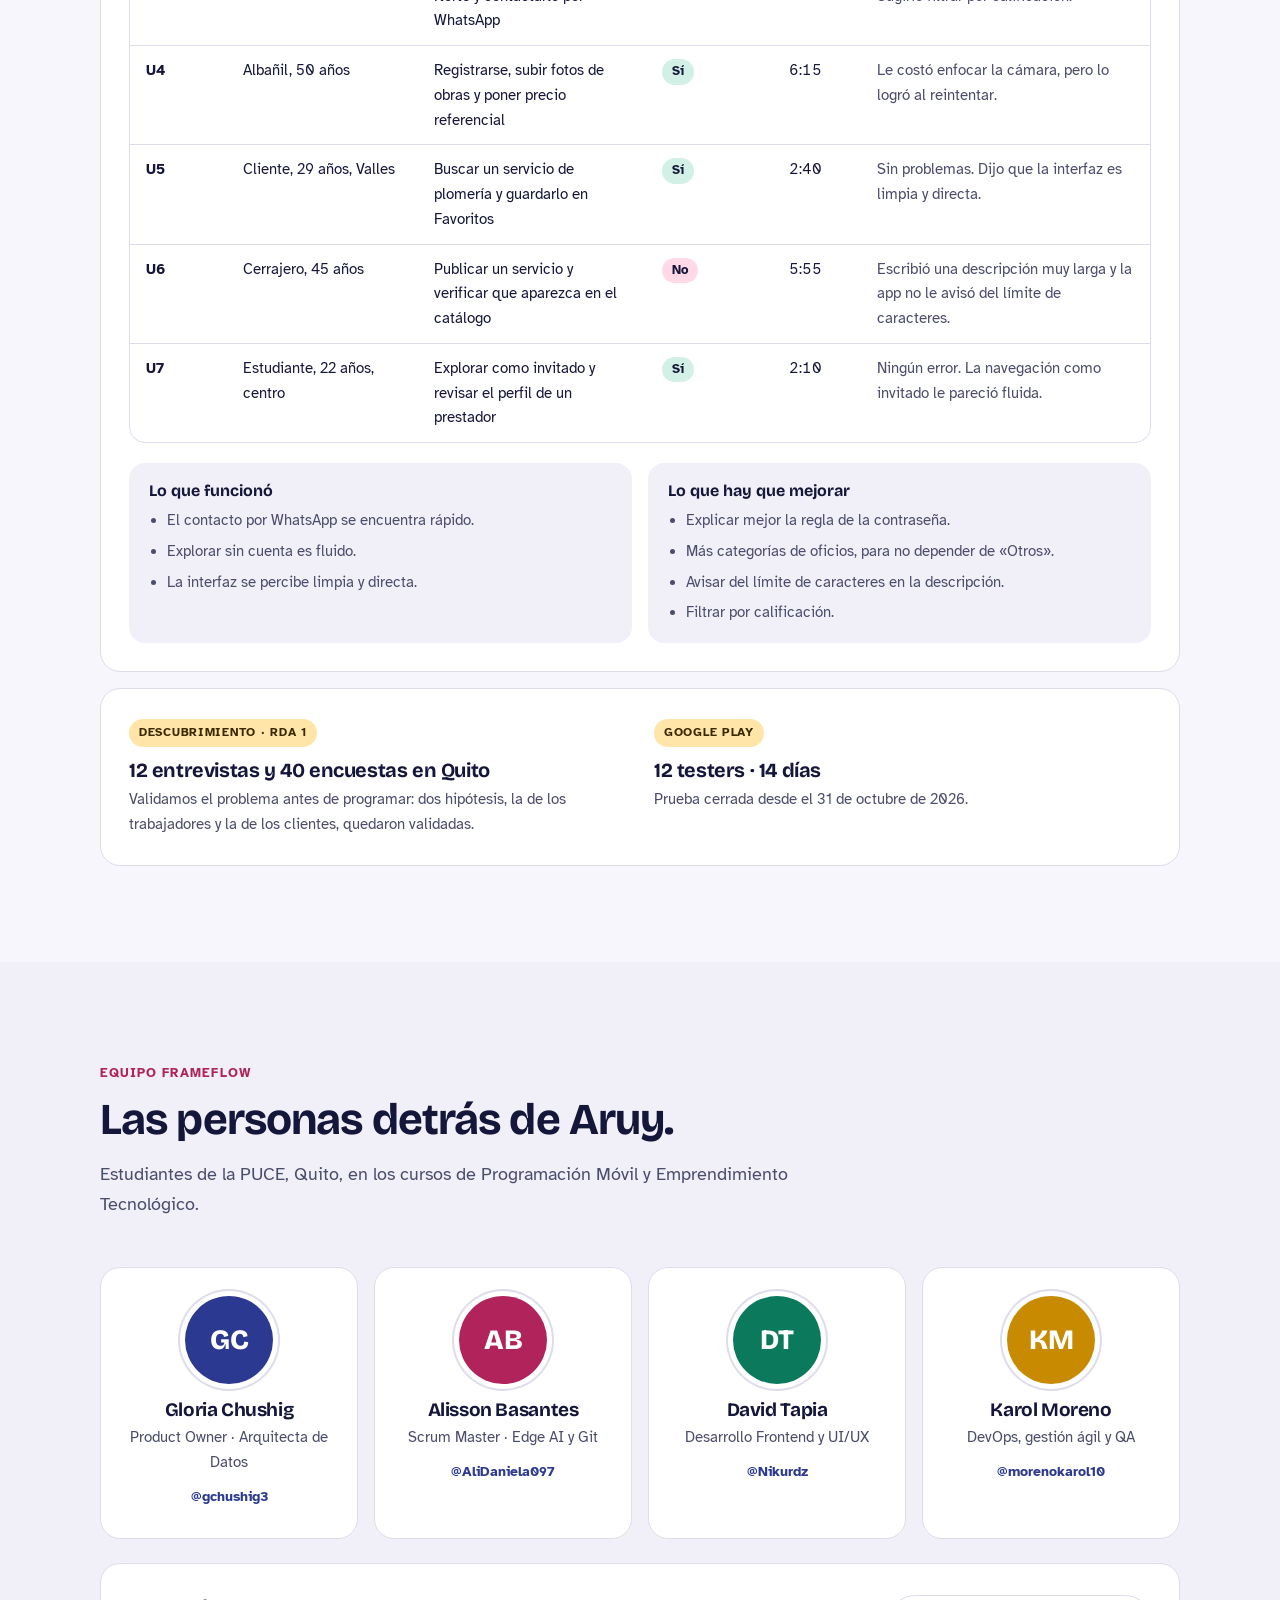
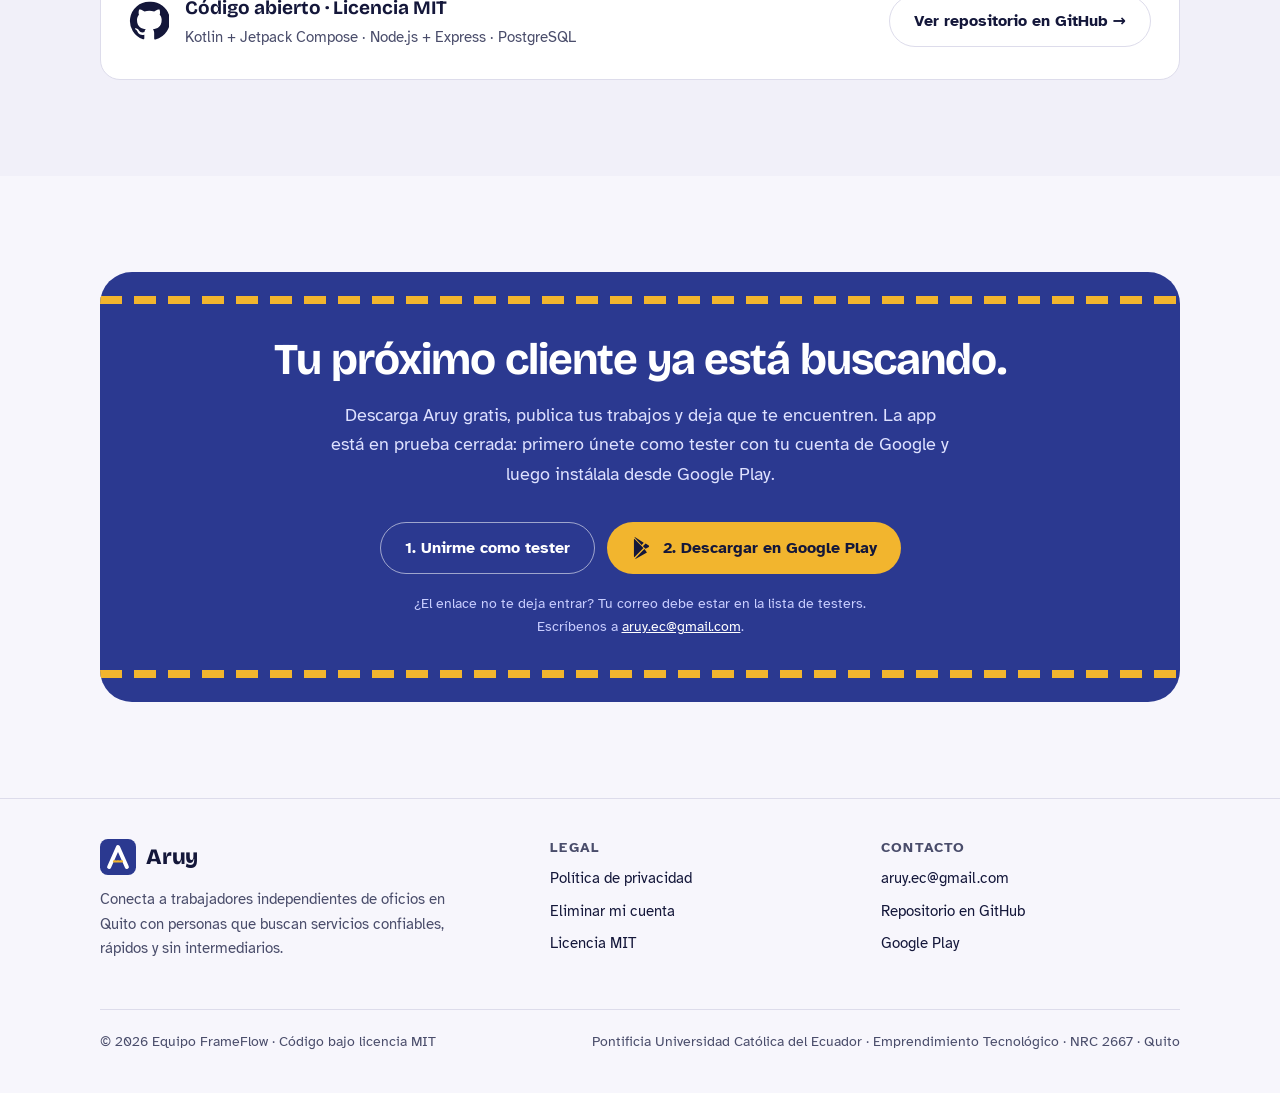
<file: FrameFlow_LandingPage/index.html>
<!doctype html>
<html lang="es">
<head>
<meta charset="utf-8">
<meta name="viewport" content="width=device-width, initial-scale=1">
<title>Aruy · Encuentra a quien necesitas, cerca de ti</title>
<meta name="description" content="Aruy conecta a trabajadores independientes de oficios en Quito con personas que buscan servicios confiables, rápidos y sin intermediarios.">
<meta name="theme-color" content="#2B3990">
<meta property="og:title" content="Aruy · Encuentra a quien necesitas, cerca de ti">
<meta property="og:description" content="Conecta con plomeros, albañiles, estilistas y más trabajadores de oficios en Quito. Contacto directo por WhatsApp, sin intermediarios.">
<link rel="icon" href="assets/icon.svg" type="image/svg+xml">
<link rel="preconnect" href="https://fonts.googleapis.com">
<link rel="preconnect" href="https://fonts.gstatic.com" crossorigin>
<link href="https://fonts.googleapis.com/css2?family=Atkinson+Hyperlegible:wght@400;700&family=Bricolage+Grotesque:opsz,wght@12..96,600;12..96,700;12..96,800&display=swap" rel="stylesheet">
<link rel="stylesheet" href="css/styles.css">
</head>
<body>
<a class="skip" href="#contenido">Saltar al contenido</a>
<div class="weave" aria-hidden="true"></div>

<!-- ============ NAVEGACIÓN ============ -->
<header class="nav" id="nav">
  <div class="wrap">
    <a class="brand" href="#" aria-label="Aruy, inicio"><img src="assets/icon.svg" alt="">Aruy</a>
    <nav aria-label="Principal">
      <ul class="nav-links">
        <li><a href="#problema">El problema</a></li>
        <li><a href="#como-funciona">Cómo funciona</a></li>
        <li><a href="#evidencia">Evidencia</a></li>
        <li><a href="#equipo">Equipo</a></li>
        <li><a href="https://github.com/FrameFlow-app/Aruy-app" target="_blank" rel="noopener">GitHub ↗</a></li>
      </ul>
    </nav>
    <a class="btn btn-primary btn-sm" href="https://play.google.com/store/apps/details?id=ec.edu.puce.aruy" target="_blank" rel="noopener">Descargar</a>
  </div>
</header>

<main id="contenido">

<!-- ============ 1. ENCABEZADO · PROPUESTA DE VALOR ============ -->
<section class="hero" aria-labelledby="titulo">
  <div class="wrap">
    <div>
      <span class="pill"><i></i>Prueba cerrada en Google Play · Android · Quito</span>
      <h1 id="titulo">Encuentra a quien necesitas, <em>cerca de ti.</em></h1>
      <p class="lead">Aruy conecta a trabajadores independientes de oficios en Quito con personas que buscan servicios confiables, rápidos y sin intermediarios.</p>
      <div class="hero-actions">
        <a class="btn btn-primary" href="https://play.google.com/store/apps/details?id=ec.edu.puce.aruy" target="_blank" rel="noopener">
          <svg viewBox="0 0 24 24" aria-hidden="true"><path fill="currentColor" d="M3.6 1.8c-.3.3-.4.7-.4 1.2v18c0 .5.1.9.4 1.2l10-10.2-10-10.2Zm11.1 11.3-2.3 2.3-8 8.2c.4.2.9.1 1.4-.2l11.6-6.6-2.7-3.7Zm4.3-4.1-3.1-1.8-2.9 2.8 2.9 2.9 3.1-1.8c1-.6 1-1.5 0-2.1ZM5 .6c-.5-.3-1-.4-1.4-.2l8 8.2 2.3-2.3L5 .6Z"/></svg>
          Descargar en Google Play
        </a>
        <a class="btn btn-ghost" href="#como-funciona">Ver cómo funciona</a>
      </div>
      <p class="hero-tester">¿Eres tester de la prueba cerrada? <a href="https://play.google.com/apps/testing/ec.edu.puce.aruy" target="_blank" rel="noopener">Únete aquí primero</a>.</p>
      <ul class="hero-trust">
        <li><svg viewBox="0 0 24 24" fill="none" stroke="currentColor" stroke-width="2.4" stroke-linecap="round" stroke-linejoin="round" aria-hidden="true"><path d="M20 6 9 17l-5-5"/></svg>Publicarse es gratis</li>
        <li><svg viewBox="0 0 24 24" fill="none" stroke="currentColor" stroke-width="2.4" stroke-linecap="round" stroke-linejoin="round" aria-hidden="true"><path d="M20 6 9 17l-5-5"/></svg>Contacto directo por WhatsApp</li>
        <li><svg viewBox="0 0 24 24" fill="none" stroke="currentColor" stroke-width="2.4" stroke-linecap="round" stroke-linejoin="round" aria-hidden="true"><path d="M20 6 9 17l-5-5"/></svg>Sin comisiones</li>
      </ul>
    </div>

    <div class="phone-stage" role="img" aria-label="Pantalla de inicio de la app Aruy con buscador y categorías de oficios">
      <div class="phone">
        <div class="screen"><img src="assets/capturas/inicio.png" width="487" height="866" alt=""></div>
      </div>
      <div class="float float-1">
        <span class="dot" style="background:var(--jade-soft);color:var(--jade)">✓</span>
        <span><b>Foto verificada</b><small>IA en tu teléfono</small></span>
      </div>
      <div class="float float-2">
        <span class="dot" style="background:var(--tertiary-soft);color:#8A5A00">★</span>
        <span><b>Opiniones reales</b><small>Calificaciones de 1 a 5</small></span>
      </div>
    </div>
  </div>
</section>

<!-- ============ 2. EL PROBLEMA · DATOS DE ENCUESTAS ============ -->
<section class="alt" id="problema" aria-labelledby="t-problema">
  <div class="wrap problem">
    <div class="problem-text reveal">
      <div class="stitch" aria-hidden="true"></div>
      <span class="eyebrow">El problema</span>
      <h2 id="t-problema" style="margin-top:10px">Sin el boca a boca, no hay clientes.</h2>
      <p>Plomeros, soldadores, albañiles, estilistas y otros trabajadores independientes de Quito dependen de las recomendaciones de sus conocidos. Cuando esa red no alcanza, pasan semanas sin trabajo.</p>
      <p>Las plataformas que existen les resultan complicadas, están en otro idioma o les piden pagar para publicar.</p>
      <figure class="quote">
        <blockquote>«Necesitaba más clientes para hacerme conocer y no solo depender de los mismos de siempre.»</blockquote>
        <figcaption>Trabajador de plomería y obra civil, 30 años, Quito · Entrevista de validación, septiembre de 2026</figcaption>
      </figure>
    </div>

    <div class="reveal">
      <div class="stats">
        <div class="card stat">
          <div class="big">13/40</div>
          <div>
            <p>personas encuestadas en Quito dicen que las plataformas actuales son <b>complicadas o poco efectivas</b>.</p>
            <div class="meter" style="color:var(--secondary)"><i style="width:32.5%"></i></div>
          </div>
        </div>
        <div class="card stat">
          <div class="big">$100–300</div>
          <div><p>es lo que dos trabajadores entrevistados dicen haber <b>perdido por no tener trabajos nuevos</b>.</p></div>
        </div>
        <div class="card stat">
          <div class="big">39/40</div>
          <div>
            <p><b>publicarían su perfil</b> si la prueba inicial es gratuita.</p>
            <div class="meter" style="color:var(--jade)"><i style="width:97.5%"></i></div>
          </div>
        </div>
        <div class="card stat">
          <div class="big" style="color:var(--fg)">5</div>
          <div><p>personas que contratan estos servicios contaron <b>pérdidas de tiempo y dinero</b> por no poder verificar al trabajador. Una habló de USD 150 y un mes de retraso.</p></div>
        </div>
      </div>
      <p class="note">Fuente: 12 entrevistas y 40 encuestas del equipo FrameFlow en Quito, septiembre de 2026 (RDA 1). Muestra por conveniencia: mide lo que la gente dice que haría, no su uso real.</p>
    </div>
  </div>
</section>

<!-- ============ 3. CÓMO FUNCIONA EN 3 PASOS ============ -->
<section id="como-funciona" aria-labelledby="t-como">
  <div class="wrap">
    <div class="section-head reveal">
      <span class="eyebrow">Cómo funciona</span>
      <h2 id="t-como">Tres pasos y ya estás conectado.</h2>
      <p>Así se ve en la app. Una sola cuenta te sirve para buscar servicios y, si quieres, también para ofrecer los tuyos.</p>
    </div>
    <ol class="steps">
      <li class="card step reveal">
        <figure class="step-shot" style="margin-top:0"><img src="assets/capturas/inicio.png" width="487" height="866" loading="lazy" alt="Pantalla de inicio de Aruy con buscador y categorías: plomería, electricidad, albañilería y pintura"></figure>
        <div class="step-head"><div class="num">1</div><h3>Busca por oficio o zona</h3></div>
        <p>Escribe lo que necesitas o toca una categoría. Filtra por sector de Quito: Norte, Centro, Sur o Valles. No necesitas crear una cuenta para explorar.</p>
      </li>
      <li class="card step reveal">
        <figure class="step-shot" style="margin-top:0"><img src="assets/capturas/buscar.png" width="487" height="866" loading="lazy" alt="Resultados de búsqueda con servicios, calificaciones de 1 a 5 y precio desde"></figure>
        <div class="step-head"><div class="num">2</div><h3>Revisa trabajos y opiniones</h3></div>
        <p>Mira las fotos de trabajos reales, el precio referencial y las calificaciones de otros clientes antes de decidir.</p>
      </li>
      <li class="card step reveal">
        <figure class="step-shot" style="margin-top:0"><img src="assets/capturas/detalle-whatsapp.png" width="487" height="866" loading="lazy" alt="Detalle de un servicio con cuenta verificada y botón Contactar por WhatsApp"></figure>
        <div class="step-head"><div class="num">3</div><h3>Contacta por WhatsApp</h3></div>
        <p>Un toque abre la conversación con el mensaje ya escrito. Sin intermediarios ni comisiones.</p>
      </li>
    </ol>

    <div class="card provider reveal">
      <img src="assets/capturas/panel-prestador.png" width="487" height="866" loading="lazy" alt="Panel del prestador con el interruptor Recibiendo solicitudes y sus servicios publicados">
      <div>
        <span class="eyebrow">¿Ofreces un servicio?</span>
        <h3 style="margin-top:6px">Publica tus trabajos y deja que te encuentren.</h3>
        <p>Crea tu cuenta como prestador, sube fotos de tus trabajos y activa «Recibiendo solicitudes». Publicarse es gratis.</p>
      </div>
      <a class="btn btn-ghost" href="https://play.google.com/store/apps/details?id=ec.edu.puce.aruy" target="_blank" rel="noopener">Quiero publicar</a>
    </div>
  </div>
</section>

<!-- ============ CONFIANZA (lema del proyecto) ============ -->
<section class="alt" aria-labelledby="t-confianza">
  <div class="wrap">
    <div class="section-head reveal">
      <span class="eyebrow">Confianza</span>
      <h2 id="t-confianza">La confianza que ofrecemos con los datos y la seguridad.</h2>
    </div>
    <div class="trust-grid">
      <div class="card reveal">
        <div class="ic"><svg viewBox="0 0 24 24" fill="none" stroke="currentColor" stroke-width="2" stroke-linecap="round" stroke-linejoin="round" aria-hidden="true"><rect x="3" y="3" width="18" height="18" rx="3"/><circle cx="9" cy="9" r="2"/><path d="m21 15-5-5L5 21"/></svg></div>
        <h3>Fotos revisadas con IA</h3>
        <p>ML Kit comprueba en tu teléfono que cada foto corresponda al servicio. La imagen no se envía a ningún servicio de IA.</p>
      </div>
      <div class="card reveal">
        <div class="ic"><svg viewBox="0 0 24 24" fill="none" stroke="currentColor" stroke-width="2" stroke-linecap="round" stroke-linejoin="round" aria-hidden="true"><path d="M12 2 4 5v6c0 5 3.4 9.4 8 11 4.6-1.6 8-6 8-11V5l-8-3Z"/></svg></div>
        <h3>Datos protegidos</h3>
        <p>HTTPS, contraseñas cifradas y sesión guardada con Android Keystore. A las fotos se les quita la ubicación.</p>
      </div>
      <div class="card reveal">
        <div class="ic"><svg viewBox="0 0 24 24" fill="none" stroke="currentColor" stroke-width="2" stroke-linecap="round" stroke-linejoin="round" aria-hidden="true"><path d="m12 2 3.1 6.3 6.9 1-5 4.9 1.2 6.8L12 17.8 5.8 21l1.2-6.8-5-4.9 6.9-1L12 2Z"/></svg></div>
        <h3>Opiniones de 1 a 5</h3>
        <p>Quien contrata califica el trabajo. Nadie puede calificar su propio perfil.</p>
      </div>
      <div class="card reveal">
        <div class="ic"><svg viewBox="0 0 24 24" fill="none" stroke="currentColor" stroke-width="2" stroke-linecap="round" stroke-linejoin="round" aria-hidden="true"><path d="M3 6h18M8 6V4h8v2M6 6l1 14h10l1-14"/></svg></div>
        <h3>Tú decides</h3>
        <p>Elimina tu cuenta desde la app cuando quieras: se borran tus datos y tus fotos, de verdad.</p>
      </div>
    </div>
  </div>
</section>

<!-- ============ 4. EVIDENCIA DE LAS PRUEBAS (Control 3) ============ -->
<section id="evidencia" aria-labelledby="t-evidencia">
  <div class="wrap">
    <div class="section-head reveal">
      <span class="eyebrow">Evidencia</span>
      <h2 id="t-evidencia">Lo que hemos probado.</h2>
      <p>Validamos el problema con trabajadores reales y probamos la app con personas del segmento en sus propios celulares.</p>
    </div>

    <div class="evidence">
      <div class="card reveal">
        <span class="tag">Pruebas con usuarios</span>
        <div class="kpi" style="margin-top:16px">5 <small>de 7</small></div>
        <h3>Completaron su tarea sin ayuda</h3>
        <p>7 personas del segmento, con su propio celular: 4 trabajadores de oficios y 3 clientes.</p>
      </div>
      <div class="card reveal">
        <span class="tag">Prueba cerrada</span>
        <div class="kpi" style="margin-top:16px">9 <small>de 12</small></div>
        <h3>Testers activos cada semana</h3>
        <p>Hicieron al menos 2 búsquedas e interacciones por semana en Google Play. La meta era 8 de 12.</p>
      </div>
      <div class="card reveal">
        <span class="tag">Calidad</span>
        <div class="kpi" style="margin-top:16px">130+</div>
        <h3>Pruebas automáticas</h3>
        <p>Unas 110 pruebas unitarias en la app (20 de la validación de fotos) y 20 del servidor.</p>
      </div>

      <div class="card wide reveal">
        <span class="tag">Detalle de las pruebas con usuarios</span>
        <h3 style="font-size:22px;margin-top:14px">Observamos a cada persona sin ayudarla</h3>
        <p class="meta">4 y 5 de noviembre de 2026, a distancia, en Quito. Ninguna persona es compañera de aula ni familiar del equipo. Usamos códigos (U1, U2…) para proteger su identidad y pedimos su permiso antes de empezar.</p>
        <div class="table-wrap">
          <table class="tests">
            <thead><tr><th scope="col">Usuario</th><th scope="col">Perfil</th><th scope="col">Tarea</th><th scope="col">¿Completó?</th><th scope="col">Tiempo</th><th scope="col">Qué vimos</th></tr></thead>
            <tbody>
              <tr><td>U1</td><td>Plomero, 42 años</td><td>Crear su cuenta de trabajador y publicar un trabajo con foto</td><td><span class="ok">Sí</span></td><td class="t">4:45</td><td class="obs">Se confundió con la regla de contraseña de 8 o más caracteres.</td></tr>
              <tr><td>U2</td><td>Tecnólogo en electromecánica, 25 años</td><td>Crear su perfil y publicar un trabajo de mantenimiento industrial</td><td><span class="no">No</span></td><td class="t">5:10</td><td class="obs">No encontró su categoría y eligió «Otros». No pudo pasar a la parte de contratar con la misma cuenta.</td></tr>
              <tr><td>U3</td><td>Cliente, 38 años, norte</td><td>Buscar un electricista del Norte y contactarlo por WhatsApp</td><td><span class="ok">Sí</span></td><td class="t">3:20</td><td class="obs">Encontró rápido el botón de WhatsApp. Sugirió filtrar por calificación.</td></tr>
              <tr><td>U4</td><td>Albañil, 50 años</td><td>Registrarse, subir fotos de obras y poner precio referencial</td><td><span class="ok">Sí</span></td><td class="t">6:15</td><td class="obs">Le costó enfocar la cámara, pero lo logró al reintentar.</td></tr>
              <tr><td>U5</td><td>Cliente, 29 años, Valles</td><td>Buscar un servicio de plomería y guardarlo en Favoritos</td><td><span class="ok">Sí</span></td><td class="t">2:40</td><td class="obs">Sin problemas. Dijo que la interfaz es limpia y directa.</td></tr>
              <tr><td>U6</td><td>Cerrajero, 45 años</td><td>Publicar un servicio y verificar que aparezca en el catálogo</td><td><span class="no">No</span></td><td class="t">5:55</td><td class="obs">Escribió una descripción muy larga y la app no le avisó del límite de caracteres.</td></tr>
              <tr><td>U7</td><td>Estudiante, 22 años, centro</td><td>Explorar como invitado y revisar el perfil de un prestador</td><td><span class="ok">Sí</span></td><td class="t">2:10</td><td class="obs">Ningún error. La navegación como invitado le pareció fluida.</td></tr>
            </tbody>
          </table>
        </div>
        <div class="learn">
          <div>
            <h4>Lo que funcionó</h4>
            <ul>
              <li>El contacto por WhatsApp se encuentra rápido.</li>
              <li>Explorar sin cuenta es fluido.</li>
              <li>La interfaz se percibe limpia y directa.</li>
            </ul>
          </div>
          <div>
            <h4>Lo que hay que mejorar</h4>
            <ul>
              <li>Explicar mejor la regla de la contraseña.</li>
              <li>Más categorías de oficios, para no depender de «Otros».</li>
              <li>Avisar del límite de caracteres en la descripción.</li>
              <li>Filtrar por calificación.</li>
            </ul>
          </div>
        </div>
      </div>

      <div class="card wide reveal" style="display:flex;gap:28px;flex-wrap:wrap">
        <div style="flex:1 1 300px">
          <span class="tag">Descubrimiento · RDA 1</span>
          <h3 style="font-size:20px;margin-top:12px">12 entrevistas y 40 encuestas en Quito</h3>
          <p>Validamos el problema antes de programar: dos hipótesis, la de los trabajadores y la de los clientes, quedaron validadas.</p>
        </div>
        <div style="flex:1 1 300px">
          <span class="tag">Google Play</span>
          <h3 style="font-size:20px;margin-top:12px">12 testers · 14 días</h3>
          <p>Prueba cerrada desde el 31 de octubre de 2026.</p>
        </div>
      </div>
    </div>
  </div>
</section>

<!-- ============ 5. EQUIPO + REPOSITORIO (Control 3) ============ -->
<section class="alt" id="equipo" aria-labelledby="t-equipo">
  <div class="wrap">
    <div class="section-head reveal">
      <span class="eyebrow">Equipo FrameFlow</span>
      <h2 id="t-equipo">Las personas detrás de Aruy.</h2>
      <p>Estudiantes de la PUCE, Quito, en los cursos de Programación Móvil y Emprendimiento Tecnológico.</p>
    </div>
    <div class="team">
      <div class="card member reveal"><div class="avatar">GC</div><h3>Gloria Chushig</h3><p>Product Owner · Arquitecta de Datos</p><a class="gh" href="https://github.com/gchushig3" target="_blank" rel="noopener">@gchushig3</a></div>
      <div class="card member reveal"><div class="avatar">AB</div><h3>Alisson Basantes</h3><p>Scrum Master · Edge AI y Git</p><a class="gh" href="https://github.com/AliDaniela097" target="_blank" rel="noopener">@AliDaniela097</a></div>
      <div class="card member reveal"><div class="avatar">DT</div><h3>David Tapia</h3><p>Desarrollo Frontend y UI/UX</p><a class="gh" href="https://github.com/Nikurdz" target="_blank" rel="noopener">@Nikurdz</a></div>
      <div class="card member reveal"><div class="avatar">KM</div><h3>Karol Moreno</h3><p>DevOps, gestión ágil y QA</p><a class="gh" href="https://github.com/morenokarol10" target="_blank" rel="noopener">@morenokarol10</a></div>
    </div>
    <div class="card repo reveal">
      <div class="repo-info">
        <svg viewBox="0 0 24 24" aria-hidden="true"><path fill="currentColor" d="M12 .5a11.5 11.5 0 0 0-3.6 22.4c.6.1.8-.3.8-.6v-2c-3.2.7-3.9-1.5-3.9-1.5-.5-1.3-1.3-1.7-1.3-1.7-1-.7.1-.7.1-.7 1.2.1 1.8 1.2 1.8 1.2 1 1.8 2.8 1.3 3.4 1 .1-.8.4-1.3.8-1.6-2.6-.3-5.3-1.3-5.3-5.7 0-1.3.5-2.3 1.2-3.1-.1-.3-.5-1.5.1-3.1 0 0 1-.3 3.2 1.2a11 11 0 0 1 5.8 0c2.2-1.5 3.2-1.2 3.2-1.2.6 1.6.2 2.8.1 3.1.8.8 1.2 1.9 1.2 3.1 0 4.4-2.7 5.4-5.3 5.7.4.4.8 1.1.8 2.2v3.3c0 .3.2.7.8.6A11.5 11.5 0 0 0 12 .5Z"/></svg>
        <div><b>Código abierto · Licencia MIT</b><small>Kotlin + Jetpack Compose · Node.js + Express · PostgreSQL</small></div>
      </div>
      <a class="btn btn-ghost" href="https://github.com/FrameFlow-app/Aruy-app" target="_blank" rel="noopener">Ver repositorio en GitHub →</a>
    </div>
  </div>
</section>

<!-- ============ CTA FINAL · BOTÓN AL PRODUCTO ============ -->
<section style="padding-top:96px" class="cta-band" aria-labelledby="t-cta">
  <div class="wrap">
    <div class="cta-box reveal">
      <h2 id="t-cta">Tu próximo cliente ya está buscando.</h2>
      <p>Descarga Aruy gratis, publica tus trabajos y deja que te encuentren. La app está en prueba cerrada: primero únete como tester con tu cuenta de Google y luego instálala desde Google Play.</p>

      <div class="cta-actions">
      <a class="btn btn-tester" href="https://play.google.com/apps/testing/ec.edu.puce.aruy" target="_blank" rel="noopener">1. Unirme como tester</a>
      <a class="btn" href="https://play.google.com/store/apps/details?id=ec.edu.puce.aruy" target="_blank" rel="noopener">
        <svg viewBox="0 0 24 24" aria-hidden="true"><path fill="currentColor" d="M3.6 1.8c-.3.3-.4.7-.4 1.2v18c0 .5.1.9.4 1.2l10-10.2-10-10.2Zm11.1 11.3-2.3 2.3-8 8.2c.4.2.9.1 1.4-.2l11.6-6.6-2.7-3.7Zm4.3-4.1-3.1-1.8-2.9 2.8 2.9 2.9 3.1-1.8c1-.6 1-1.5 0-2.1ZM5 .6c-.5-.3-1-.4-1.4-.2l8 8.2 2.3-2.3L5 .6Z"/></svg>
        2. Descargar en Google Play
      </a>
      </div>
      <p class="cta-small">¿El enlace no te deja entrar? Tu correo debe estar en la lista de testers. Escríbenos a <a href="mailto:aruy.ec@gmail.com">aruy.ec@gmail.com</a>.</p>
    </div>
  </div>
</section>

</main>

<!-- ============ PIE · POLÍTICA DE PRIVACIDAD ============ -->
<footer>
  <div class="wrap">
    <div class="foot-grid">
      <div>
        <a class="brand" href="#"><img src="assets/icon.svg" alt="">Aruy</a>
        <p>Conecta a trabajadores independientes de oficios en Quito con personas que buscan servicios confiables, rápidos y sin intermediarios.</p>
      </div>
      <div>
        <h4>Legal</h4>
        <ul>
          <li><a href="privacidad.html">Política de privacidad</a></li>
          <li><a href="privacidad.html#eliminar-datos">Eliminar mi cuenta</a></li>
          <li><a href="https://github.com/FrameFlow-app/Aruy-app/blob/main/LICENSE" target="_blank" rel="noopener">Licencia MIT</a></li>
        </ul>
      </div>
      <div>
        <h4>Contacto</h4>
        <ul>
          <li><a href="mailto:aruy.ec@gmail.com">aruy.ec@gmail.com</a></li>
          <li><a href="https://github.com/FrameFlow-app/Aruy-app" target="_blank" rel="noopener">Repositorio en GitHub</a></li>
          <li><a href="https://play.google.com/store/apps/details?id=ec.edu.puce.aruy" target="_blank" rel="noopener">Google Play</a></li>
        </ul>
      </div>
    </div>
    <div class="foot-bottom">
      <span>© 2026 Equipo FrameFlow · Código bajo licencia MIT</span>
      <span>Pontificia Universidad Católica del Ecuador · Emprendimiento Tecnológico · NRC 2667 · Quito</span>
    </div>
  </div>
</footer>

<script>
  // Borde de la barra al hacer scroll
  const nav = document.getElementById('nav');
  addEventListener('scroll', () => nav.classList.toggle('scrolled', scrollY > 8), { passive: true });

  // Aparición suave de las secciones
  const items = document.querySelectorAll('.reveal');
  if ('IntersectionObserver' in window) {
    const io = new IntersectionObserver((entries) => {
      entries.forEach((e) => { if (e.isIntersecting) { e.target.classList.add('in'); io.unobserve(e.target); } });
    }, { threshold: 0.12 });
    items.forEach((el) => io.observe(el));
  } else {
    items.forEach((el) => el.classList.add('in'));
  }
</script>
</body>
</html>
</file>
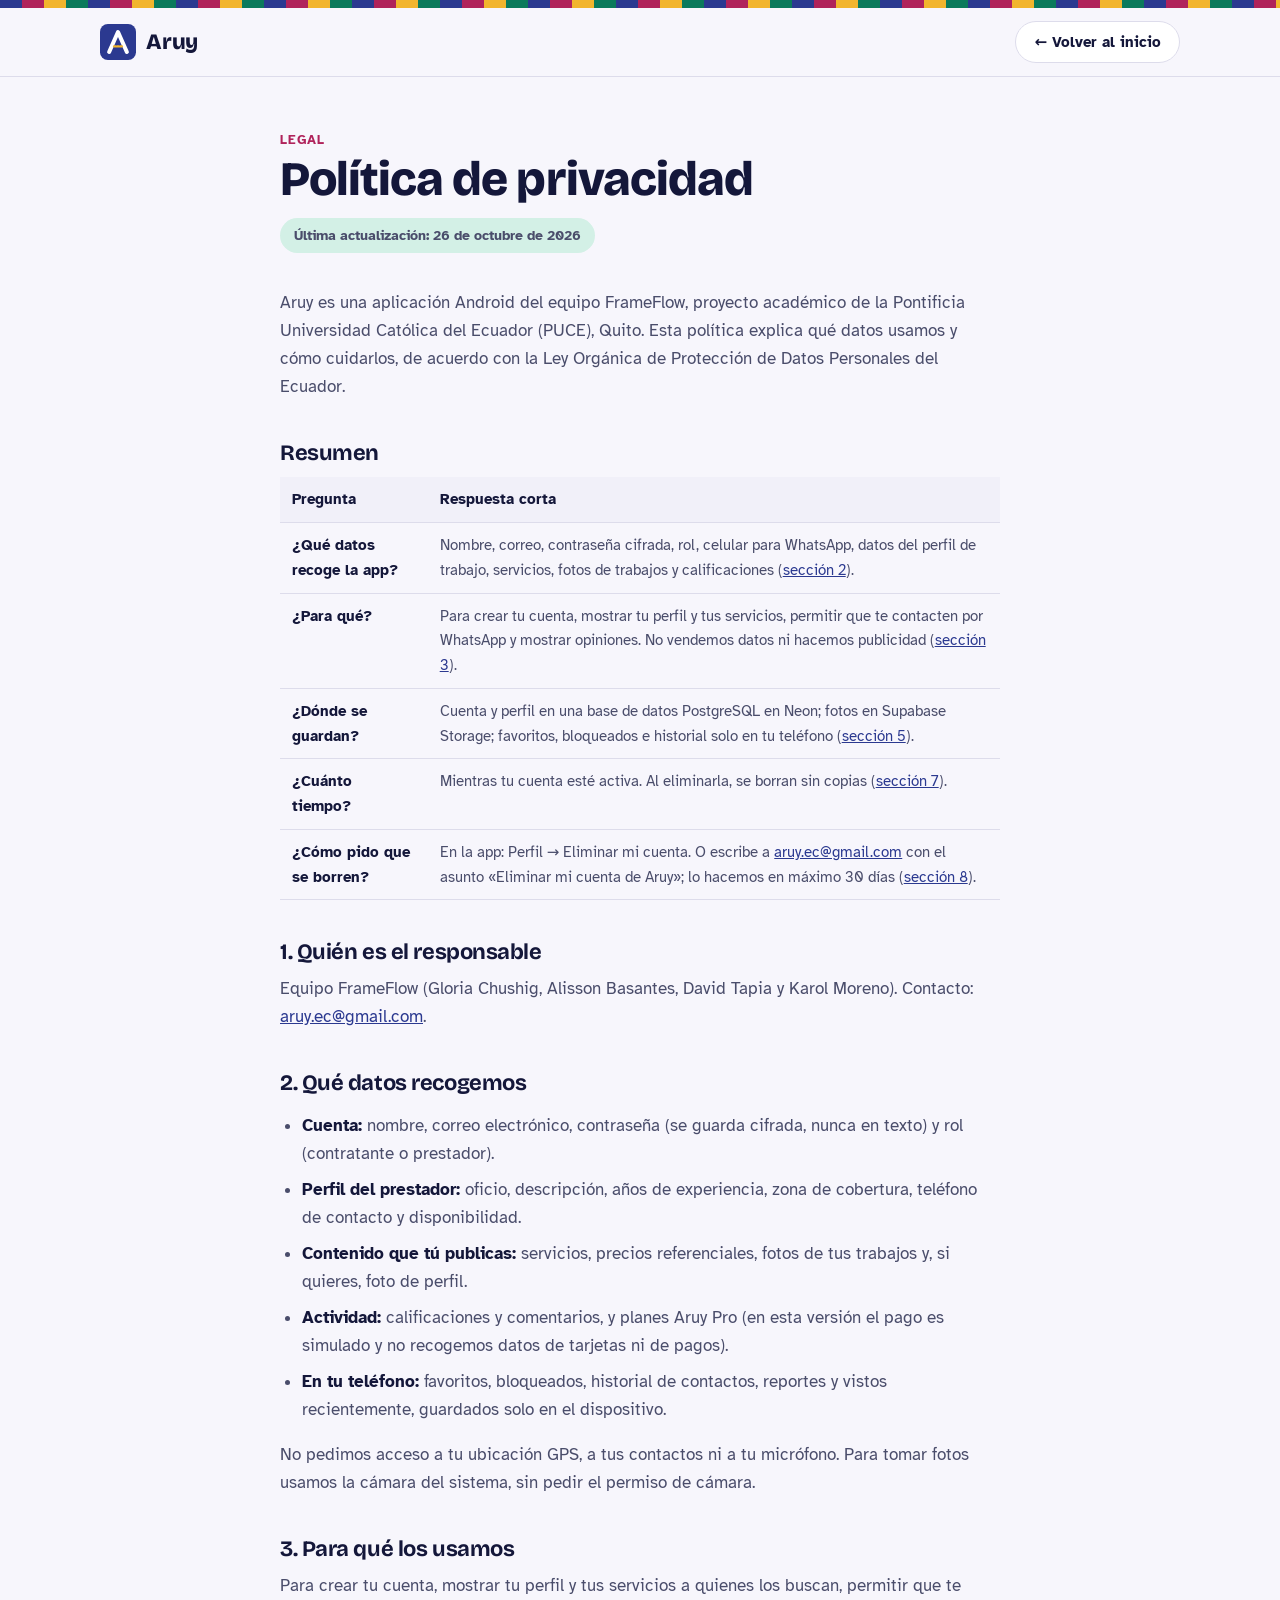
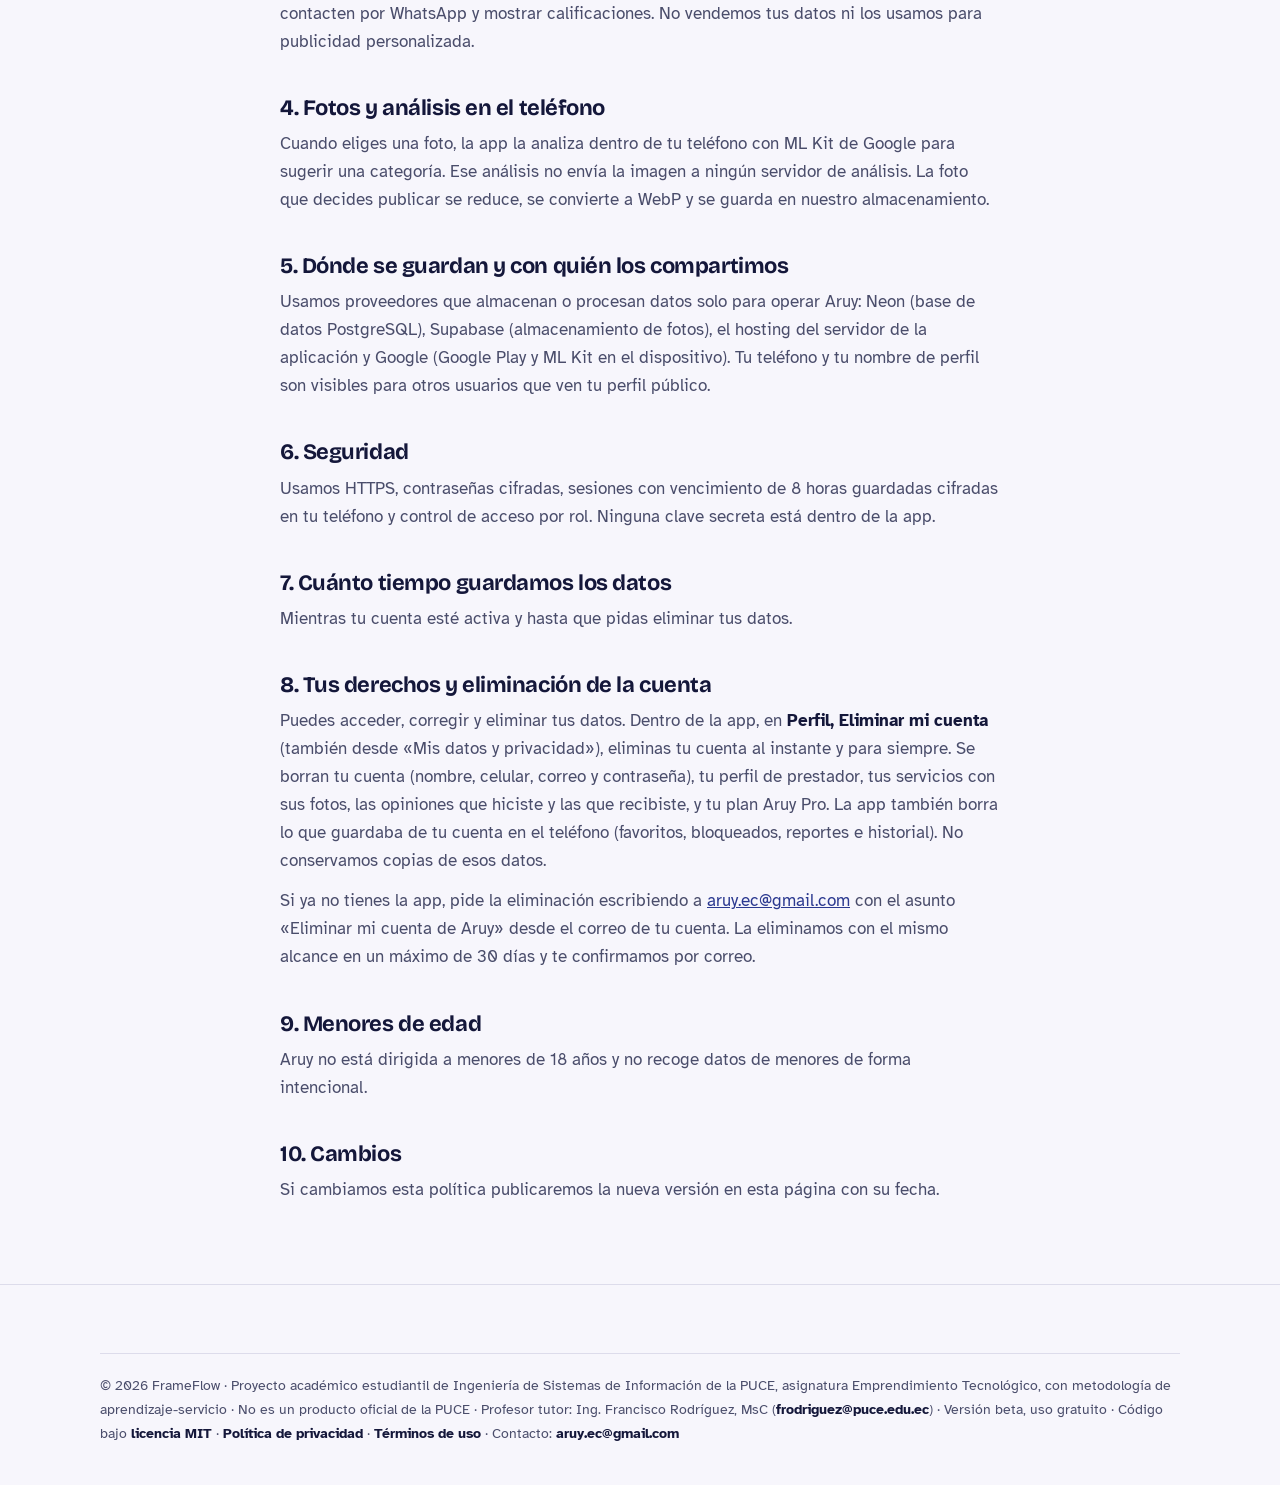
<file: privacidad.html>
<!doctype html>
<html lang="es">
<head>
<meta charset="utf-8">
<meta name="viewport" content="width=device-width, initial-scale=1">
<title>Política de privacidad · Aruy</title>
<meta name="theme-color" content="#2B3990">
<link rel="icon" href="assets/icon.svg" type="image/svg+xml">
<link rel="preconnect" href="https://fonts.googleapis.com">
<link rel="preconnect" href="https://fonts.gstatic.com" crossorigin>
<link href="https://fonts.googleapis.com/css2?family=Atkinson+Hyperlegible:wght@400;700&family=Bricolage+Grotesque:opsz,wght@12..96,600;12..96,700;12..96,800&display=swap" rel="stylesheet">
<link rel="stylesheet" href="css/styles.css?v=9">
</head>
<body>
<div class="weave" aria-hidden="true"></div>
<header class="nav scrolled">
  <div class="wrap">
    <a class="brand" href="index.html"><img src="assets/icon.svg" alt="">Aruy</a>
    <a class="btn btn-ghost btn-sm" href="index.html">← Volver al inicio</a>
  </div>
</header>
<main class="wrap legal">
<span class="eyebrow">Legal</span>
<h1>Política de privacidad</h1>
<p class="pill updated"><i></i>Última actualización: 26 de octubre de 2026</p>
<p>Aruy es una aplicación Android del equipo FrameFlow, proyecto académico de la Pontificia Universidad Católica del Ecuador (PUCE), Quito. Esta política explica qué datos usamos y cómo cuidarlos, de acuerdo con la Ley Orgánica de Protección de Datos Personales del Ecuador.</p>

<h2 id="resumen">Resumen</h2>
<table>
  <thead><tr><th scope="col">Pregunta</th><th scope="col">Respuesta corta</th></tr></thead>
  <tbody>
    <tr><td><b>¿Qué datos recoge la app?</b></td><td>Nombre, correo, contraseña cifrada, rol, celular para WhatsApp, datos del perfil de trabajo, servicios, fotos de trabajos y calificaciones (<a href="#datos">sección 2</a>).</td></tr>
    <tr><td><b>¿Para qué?</b></td><td>Para crear tu cuenta, mostrar tu perfil y tus servicios, permitir que te contacten por WhatsApp y mostrar opiniones. No vendemos datos ni hacemos publicidad (<a href="#uso">sección 3</a>).</td></tr>
    <tr><td><b>¿Dónde se guardan?</b></td><td>Cuenta y perfil en una base de datos PostgreSQL en Neon; fotos en Supabase Storage; favoritos, bloqueados e historial solo en tu teléfono (<a href="#donde">sección 5</a>).</td></tr>
    <tr><td><b>¿Cuánto tiempo?</b></td><td>Mientras tu cuenta esté activa. Al eliminarla, se borran sin copias (<a href="#tiempo">sección 7</a>).</td></tr>
    <tr><td><b>¿Cómo pido que se borren?</b></td><td>En la app: Perfil → Eliminar mi cuenta. O escribe a <a href="mailto:aruy.ec@gmail.com?subject=Eliminar%20mi%20cuenta%20de%20Aruy">aruy.ec@gmail.com</a> con el asunto «Eliminar mi cuenta de Aruy»; lo hacemos en máximo 30 días (<a href="#eliminar-datos">sección 8</a>).</td></tr>
  </tbody>
</table>

<h2>1. Quién es el responsable</h2>
<p>Equipo FrameFlow (Gloria Chushig, Alisson Basantes, David Tapia y Karol Moreno). Contacto: <a href="mailto:aruy.ec@gmail.com">aruy.ec@gmail.com</a>.</p>
<h2 id="datos">2. Qué datos recogemos</h2>
<ul><li><b>Cuenta:</b> nombre, correo electrónico, contraseña (se guarda cifrada, nunca en texto) y rol (contratante o prestador).</li>
<li><b>Perfil del prestador:</b> oficio, descripción, años de experiencia, zona de cobertura, teléfono de contacto y disponibilidad.</li>
<li><b>Contenido que tú publicas:</b> servicios, precios referenciales, fotos de tus trabajos y, si quieres, foto de perfil.</li>
<li><b>Actividad:</b> calificaciones y comentarios, y planes Aruy Pro (en esta versión el pago es simulado y no recogemos datos de tarjetas ni de pagos).</li>
<li><b>En tu teléfono:</b> favoritos, bloqueados, historial de contactos, reportes y vistos recientemente, guardados solo en el dispositivo.</li></ul>
<p>No pedimos acceso a tu ubicación GPS, a tus contactos ni a tu micrófono. Para tomar fotos usamos la cámara del sistema, sin pedir el permiso de cámara.</p>
<h2 id="uso">3. Para qué los usamos</h2>
<p>Para crear tu cuenta, mostrar tu perfil y tus servicios a quienes los buscan, permitir que te contacten por WhatsApp y mostrar calificaciones. No vendemos tus datos ni los usamos para publicidad personalizada.</p>
<h2>4. Fotos y análisis en el teléfono</h2>
<p>Cuando eliges una foto, la app la analiza dentro de tu teléfono con ML Kit de Google para sugerir una categoría. Ese análisis no envía la imagen a ningún servidor de análisis. La foto que decides publicar se reduce, se convierte a WebP y se guarda en nuestro almacenamiento.</p>
<h2 id="donde">5. Dónde se guardan y con quién los compartimos</h2>
<p>Usamos proveedores que almacenan o procesan datos solo para operar Aruy: Neon (base de datos PostgreSQL), Supabase (almacenamiento de fotos), el hosting del servidor de la aplicación y Google (Google Play y ML Kit en el dispositivo). Tu teléfono y tu nombre de perfil son visibles para otros usuarios que ven tu perfil público.</p>
<h2>6. Seguridad</h2>
<p>Usamos HTTPS, contraseñas cifradas, sesiones con vencimiento de 8 horas guardadas cifradas en tu teléfono y control de acceso por rol. Ninguna clave secreta está dentro de la app.</p>
<h2 id="tiempo">7. Cuánto tiempo guardamos los datos</h2>
<p>Mientras tu cuenta esté activa y hasta que pidas eliminar tus datos.</p>
<h2 id="eliminar-datos">8. Tus derechos y eliminación de la cuenta</h2>
<p>Puedes acceder, corregir y eliminar tus datos. Dentro de la app, en <b>Perfil, Eliminar mi cuenta</b> (también desde «Mis datos y privacidad»), eliminas tu cuenta al instante y para siempre. Se borran tu cuenta (nombre, celular, correo y contraseña), tu perfil de prestador, tus servicios con sus fotos, las opiniones que hiciste y las que recibiste, y tu plan Aruy Pro. La app también borra lo que guardaba de tu cuenta en el teléfono (favoritos, bloqueados, reportes e historial). No conservamos copias de esos datos.</p>
<p>Si ya no tienes la app, pide la eliminación escribiendo a <a href="mailto:aruy.ec@gmail.com?subject=Eliminar%20mi%20cuenta%20de%20Aruy">aruy.ec@gmail.com</a> con el asunto «Eliminar mi cuenta de Aruy» desde el correo de tu cuenta. La eliminamos con el mismo alcance en un máximo de 30 días y te confirmamos por correo.</p>
<h2>9. Menores de edad</h2>
<p>Aruy no está dirigida a menores de 18 años y no recoge datos de menores de forma intencional.</p>
<h2>10. Cambios</h2>
<p>Si cambiamos esta política publicaremos la nueva versión en esta página con su fecha.</p>
</main>
<footer>
  <div class="wrap">
    <p class="foot-legal">© 2026 FrameFlow · Proyecto académico estudiantil de Ingeniería de Sistemas de Información de la PUCE, asignatura Emprendimiento Tecnológico, con metodología de aprendizaje-servicio · No es un producto oficial de la PUCE · Profesor tutor: Ing. Francisco Rodríguez, MsC (<a href="mailto:frodriguez@puce.edu.ec">frodriguez@puce.edu.ec</a>) · Versión beta, uso gratuito · Código bajo <a href="https://github.com/FrameFlow-app/Aruy-app/blob/main/LICENSE" target="_blank" rel="noopener">licencia MIT</a> · <a href="privacidad.html">Política de privacidad</a> · <a href="terminos.html">Términos de uso</a> · Contacto: <a href="mailto:aruy.ec@gmail.com">aruy.ec@gmail.com</a></p>
  </div>
</footer>
</body>
</html>
</file>
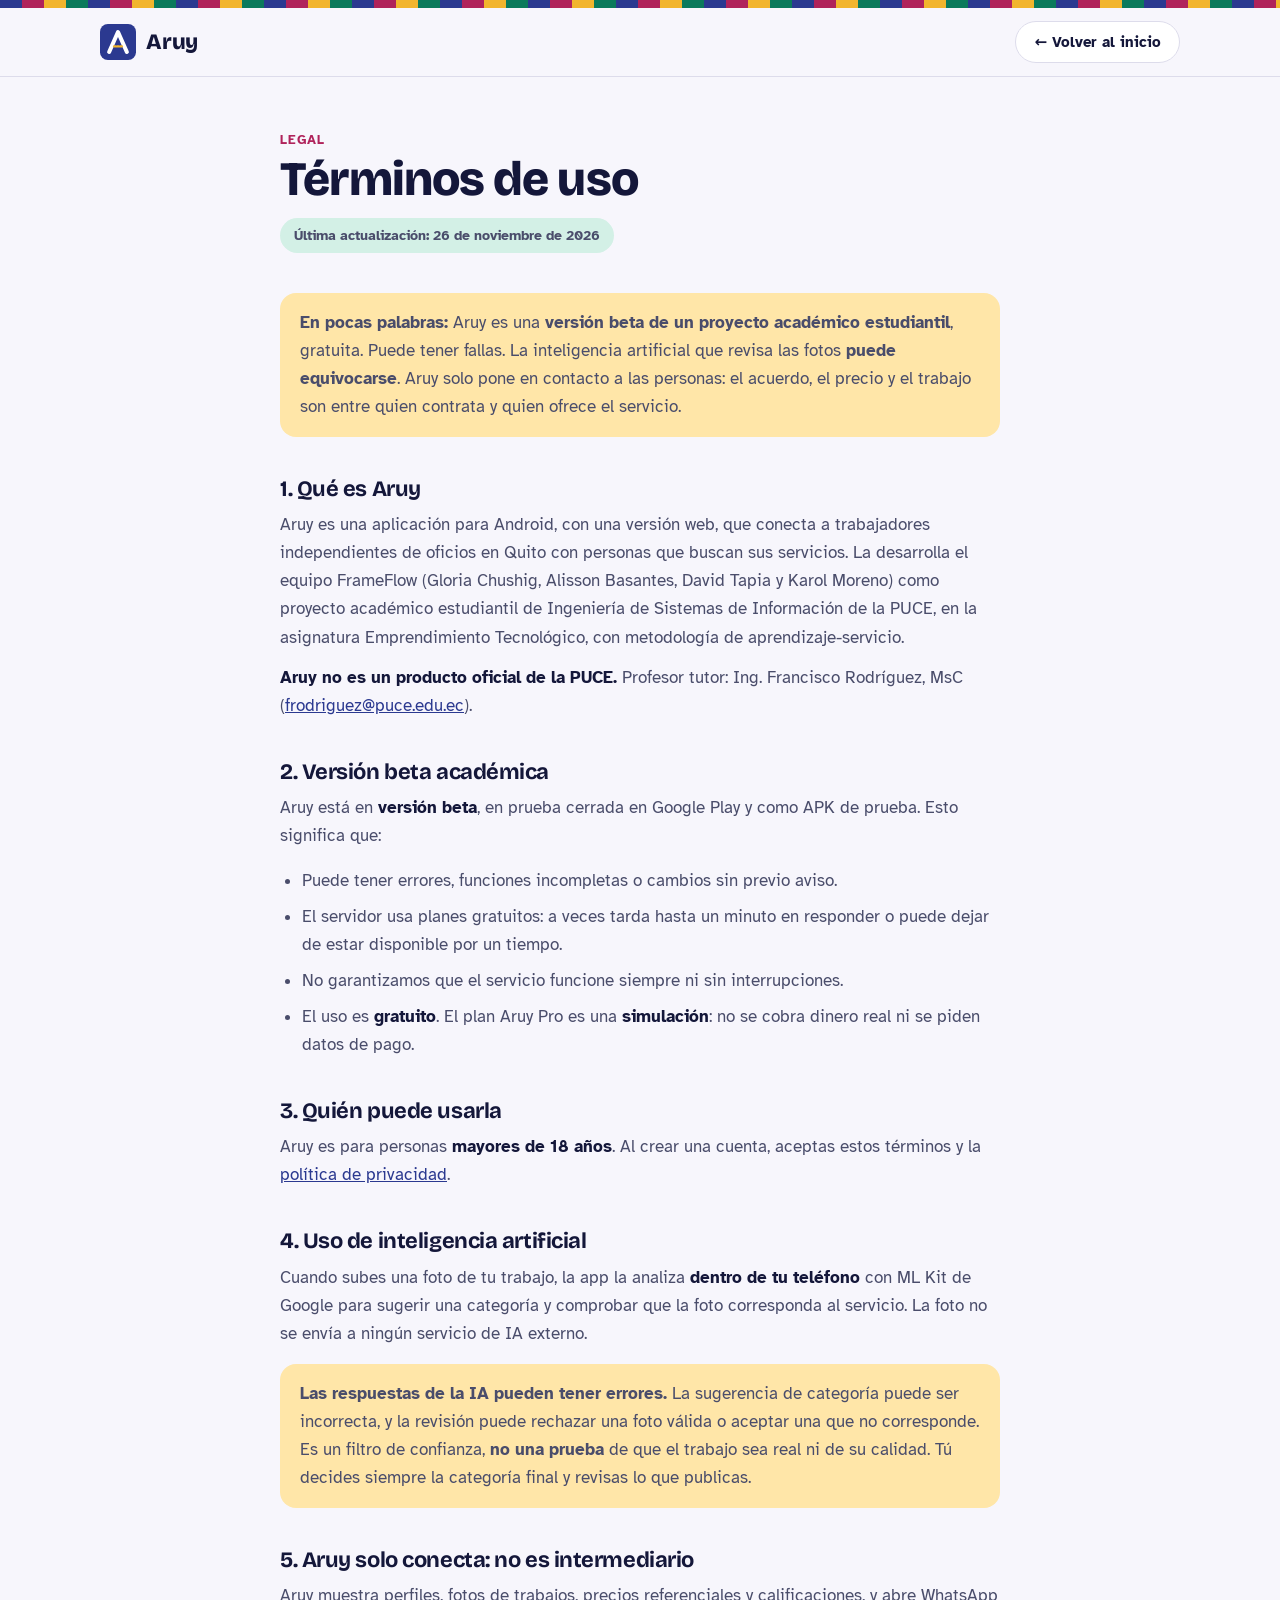
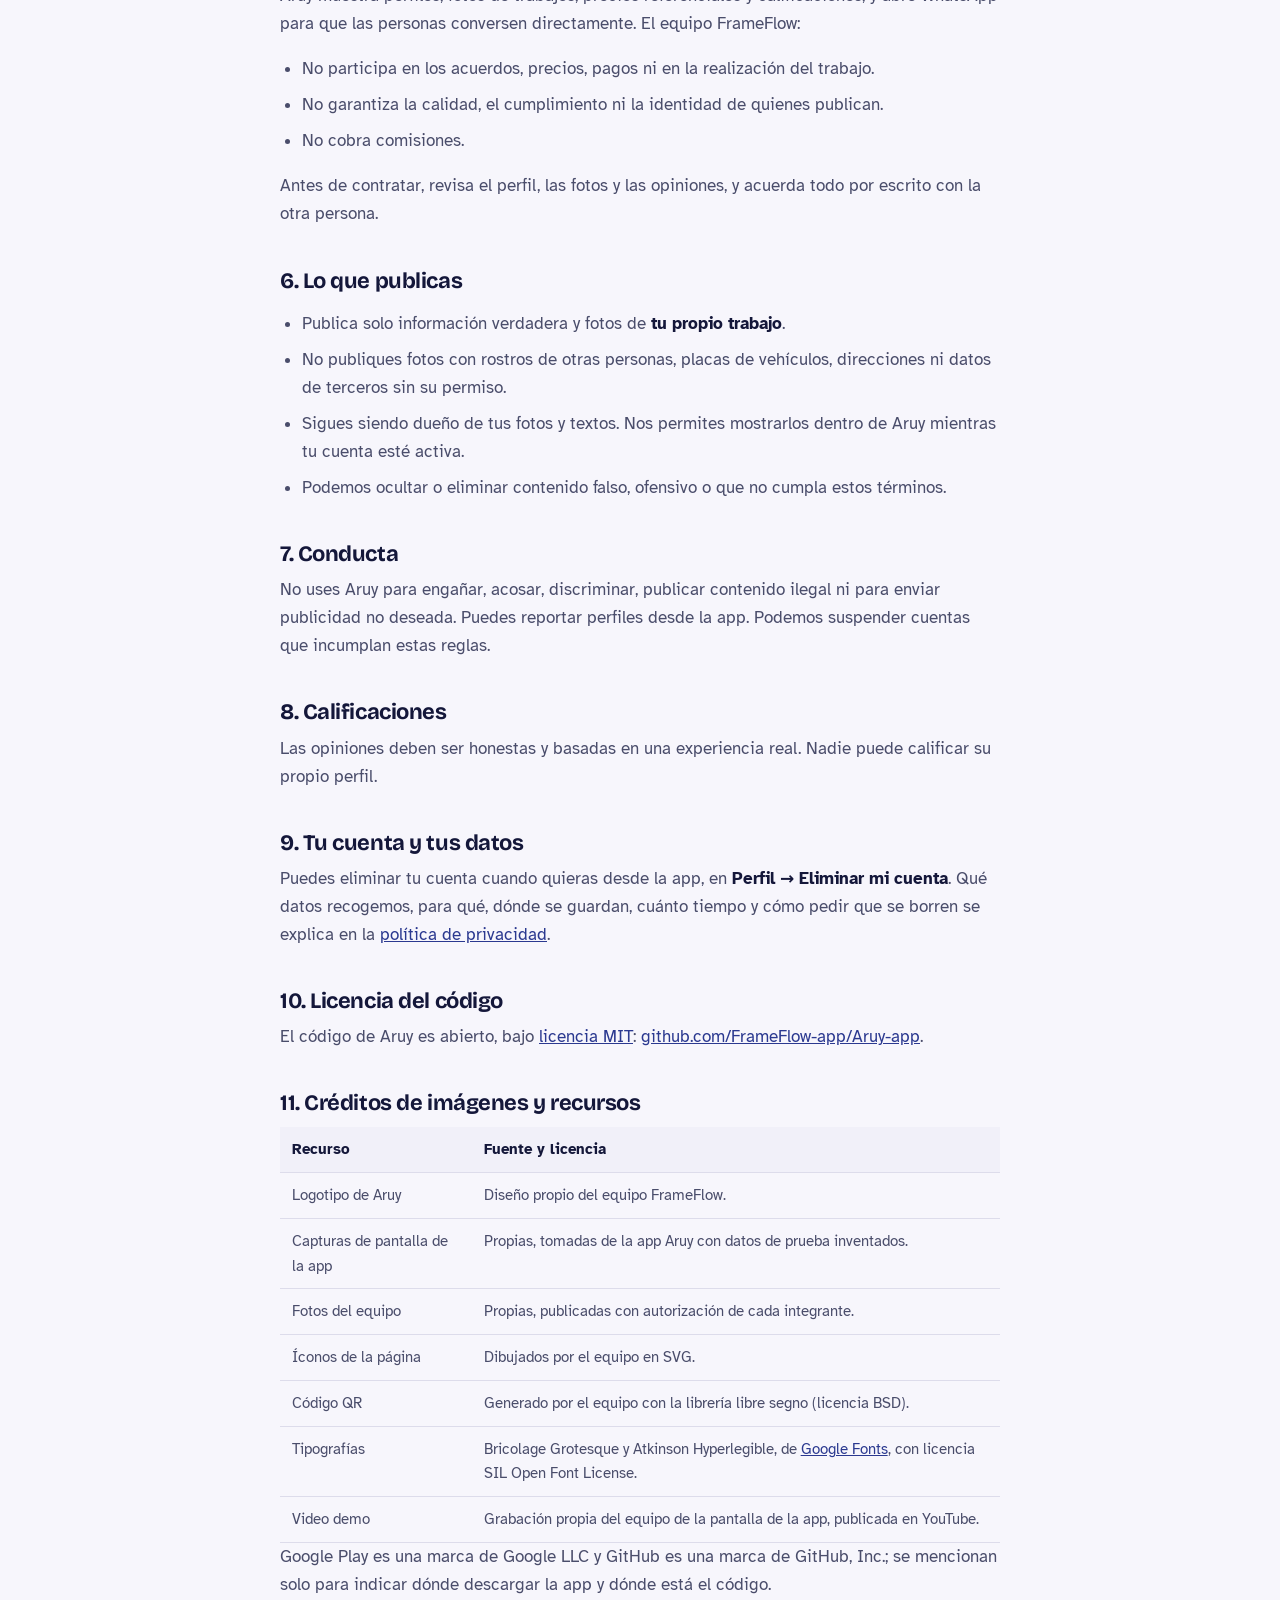
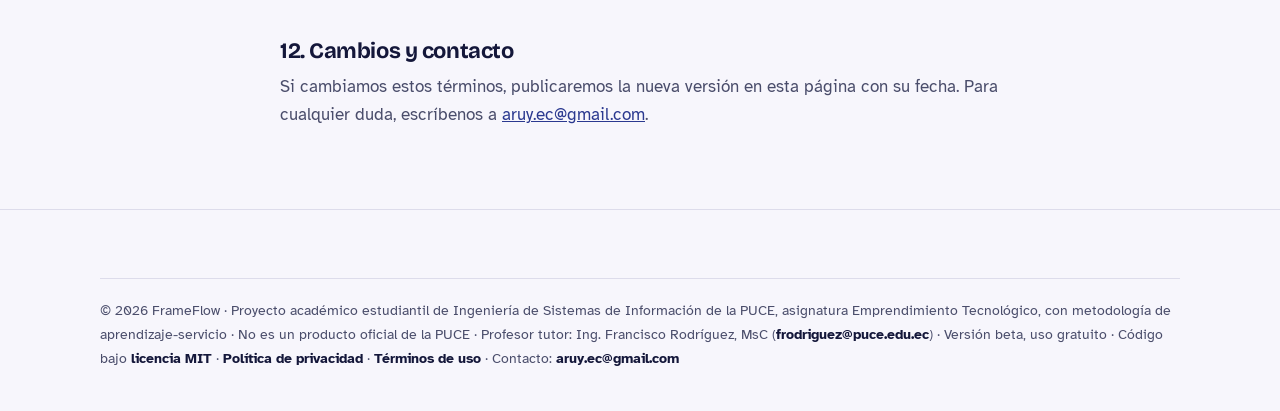
<file: terminos.html>
<!doctype html>
<html lang="es">
<head>
<meta charset="utf-8">
<meta name="viewport" content="width=device-width, initial-scale=1">
<title>Términos de uso · Aruy</title>
<meta name="description" content="Términos de uso de Aruy, versión beta de un proyecto académico estudiantil.">
<meta name="theme-color" content="#2B3990">
<link rel="icon" href="assets/icon.svg" type="image/svg+xml">
<link rel="preconnect" href="https://fonts.googleapis.com">
<link rel="preconnect" href="https://fonts.gstatic.com" crossorigin>
<link href="https://fonts.googleapis.com/css2?family=Atkinson+Hyperlegible:wght@400;700&family=Bricolage+Grotesque:opsz,wght@12..96,600;12..96,700;12..96,800&display=swap" rel="stylesheet">
<link rel="stylesheet" href="css/styles.css?v=9">
</head>
<body>
<div class="weave" aria-hidden="true"></div>
<header class="nav scrolled">
  <div class="wrap">
    <a class="brand" href="index.html"><img src="assets/icon.svg" alt="">Aruy</a>
    <a class="btn btn-ghost btn-sm" href="index.html">← Volver al inicio</a>
  </div>
</header>

<main class="wrap legal">
<span class="eyebrow">Legal</span>
<h1>Términos de uso</h1>
<p class="pill updated"><i></i>Última actualización: 26 de noviembre de 2026</p>

<div class="callout">
  <p><b>En pocas palabras:</b> Aruy es una <b>versión beta de un proyecto académico estudiantil</b>, gratuita. Puede tener fallas. La inteligencia artificial que revisa las fotos <b>puede equivocarse</b>. Aruy solo pone en contacto a las personas: el acuerdo, el precio y el trabajo son entre quien contrata y quien ofrece el servicio.</p>
</div>

<h2>1. Qué es Aruy</h2>
<p>Aruy es una aplicación para Android, con una versión web, que conecta a trabajadores independientes de oficios en Quito con personas que buscan sus servicios. La desarrolla el equipo FrameFlow (Gloria Chushig, Alisson Basantes, David Tapia y Karol Moreno) como proyecto académico estudiantil de Ingeniería de Sistemas de Información de la PUCE, en la asignatura Emprendimiento Tecnológico, con metodología de aprendizaje-servicio.</p>
<p><b>Aruy no es un producto oficial de la PUCE.</b> Profesor tutor: Ing. Francisco Rodríguez, MsC (<a href="mailto:frodriguez@puce.edu.ec">frodriguez@puce.edu.ec</a>).</p>

<h2>2. Versión beta académica</h2>
<p>Aruy está en <b>versión beta</b>, en prueba cerrada en Google Play y como APK de prueba. Esto significa que:</p>
<ul>
  <li>Puede tener errores, funciones incompletas o cambios sin previo aviso.</li>
  <li>El servidor usa planes gratuitos: a veces tarda hasta un minuto en responder o puede dejar de estar disponible por un tiempo.</li>
  <li>No garantizamos que el servicio funcione siempre ni sin interrupciones.</li>
  <li>El uso es <b>gratuito</b>. El plan Aruy Pro es una <b>simulación</b>: no se cobra dinero real ni se piden datos de pago.</li>
</ul>

<h2>3. Quién puede usarla</h2>
<p>Aruy es para personas <b>mayores de 18 años</b>. Al crear una cuenta, aceptas estos términos y la <a href="privacidad.html">política de privacidad</a>.</p>

<h2 id="ia">4. Uso de inteligencia artificial</h2>
<p>Cuando subes una foto de tu trabajo, la app la analiza <b>dentro de tu teléfono</b> con ML Kit de Google para sugerir una categoría y comprobar que la foto corresponda al servicio. La foto no se envía a ningún servicio de IA externo.</p>
<div class="callout">
  <p><b>Las respuestas de la IA pueden tener errores.</b> La sugerencia de categoría puede ser incorrecta, y la revisión puede rechazar una foto válida o aceptar una que no corresponde. Es un filtro de confianza, <b>no una prueba</b> de que el trabajo sea real ni de su calidad. Tú decides siempre la categoría final y revisas lo que publicas.</p>
</div>

<h2>5. Aruy solo conecta: no es intermediario</h2>
<p>Aruy muestra perfiles, fotos de trabajos, precios referenciales y calificaciones, y abre WhatsApp para que las personas conversen directamente. El equipo FrameFlow:</p>
<ul>
  <li>No participa en los acuerdos, precios, pagos ni en la realización del trabajo.</li>
  <li>No garantiza la calidad, el cumplimiento ni la identidad de quienes publican.</li>
  <li>No cobra comisiones.</li>
</ul>
<p>Antes de contratar, revisa el perfil, las fotos y las opiniones, y acuerda todo por escrito con la otra persona.</p>

<h2>6. Lo que publicas</h2>
<ul>
  <li>Publica solo información verdadera y fotos de <b>tu propio trabajo</b>.</li>
  <li>No publiques fotos con rostros de otras personas, placas de vehículos, direcciones ni datos de terceros sin su permiso.</li>
  <li>Sigues siendo dueño de tus fotos y textos. Nos permites mostrarlos dentro de Aruy mientras tu cuenta esté activa.</li>
  <li>Podemos ocultar o eliminar contenido falso, ofensivo o que no cumpla estos términos.</li>
</ul>

<h2>7. Conducta</h2>
<p>No uses Aruy para engañar, acosar, discriminar, publicar contenido ilegal ni para enviar publicidad no deseada. Puedes reportar perfiles desde la app. Podemos suspender cuentas que incumplan estas reglas.</p>

<h2>8. Calificaciones</h2>
<p>Las opiniones deben ser honestas y basadas en una experiencia real. Nadie puede calificar su propio perfil.</p>

<h2>9. Tu cuenta y tus datos</h2>
<p>Puedes eliminar tu cuenta cuando quieras desde la app, en <b>Perfil → Eliminar mi cuenta</b>. Qué datos recogemos, para qué, dónde se guardan, cuánto tiempo y cómo pedir que se borren se explica en la <a href="privacidad.html">política de privacidad</a>.</p>

<h2>10. Licencia del código</h2>
<p>El código de Aruy es abierto, bajo <a href="https://github.com/FrameFlow-app/Aruy-app/blob/main/LICENSE" target="_blank" rel="noopener">licencia MIT</a>: <a href="https://github.com/FrameFlow-app/Aruy-app" target="_blank" rel="noopener">github.com/FrameFlow-app/Aruy-app</a>.</p>

<h2 id="creditos">11. Créditos de imágenes y recursos</h2>
<table>
  <thead><tr><th scope="col">Recurso</th><th scope="col">Fuente y licencia</th></tr></thead>
  <tbody>
    <tr><td>Logotipo de Aruy</td><td>Diseño propio del equipo FrameFlow.</td></tr>
    <tr><td>Capturas de pantalla de la app</td><td>Propias, tomadas de la app Aruy con datos de prueba inventados.</td></tr>
    <tr><td>Fotos del equipo</td><td>Propias, publicadas con autorización de cada integrante.</td></tr>
    <tr><td>Íconos de la página</td><td>Dibujados por el equipo en SVG.</td></tr>
    <tr><td>Código QR</td><td>Generado por el equipo con la librería libre segno (licencia BSD).</td></tr>
    <tr><td>Tipografías</td><td>Bricolage Grotesque y Atkinson Hyperlegible, de <a href="https://fonts.google.com" target="_blank" rel="noopener">Google Fonts</a>, con licencia SIL Open Font License.</td></tr>
    <tr><td>Video demo</td><td>Grabación propia del equipo de la pantalla de la app, publicada en YouTube.</td></tr>
  </tbody>
</table>
<p>Google Play es una marca de Google LLC y GitHub es una marca de GitHub, Inc.; se mencionan solo para indicar dónde descargar la app y dónde está el código.</p>

<h2>12. Cambios y contacto</h2>
<p>Si cambiamos estos términos, publicaremos la nueva versión en esta página con su fecha. Para cualquier duda, escríbenos a <a href="mailto:aruy.ec@gmail.com">aruy.ec@gmail.com</a>.</p>
</main>

<footer>
  <div class="wrap">
    <p class="foot-legal">© 2026 FrameFlow · Proyecto académico estudiantil de Ingeniería de Sistemas de Información de la PUCE, asignatura Emprendimiento Tecnológico, con metodología de aprendizaje-servicio · No es un producto oficial de la PUCE · Profesor tutor: Ing. Francisco Rodríguez, MsC (<a href="mailto:frodriguez@puce.edu.ec">frodriguez@puce.edu.ec</a>) · Versión beta, uso gratuito · Código bajo <a href="https://github.com/FrameFlow-app/Aruy-app/blob/main/LICENSE" target="_blank" rel="noopener">licencia MIT</a> · <a href="privacidad.html">Política de privacidad</a> · <a href="terminos.html">Términos de uso</a> · Contacto: <a href="mailto:aruy.ec@gmail.com">aruy.ec@gmail.com</a></p>
  </div>
</footer>
</body>
</html>
</file>
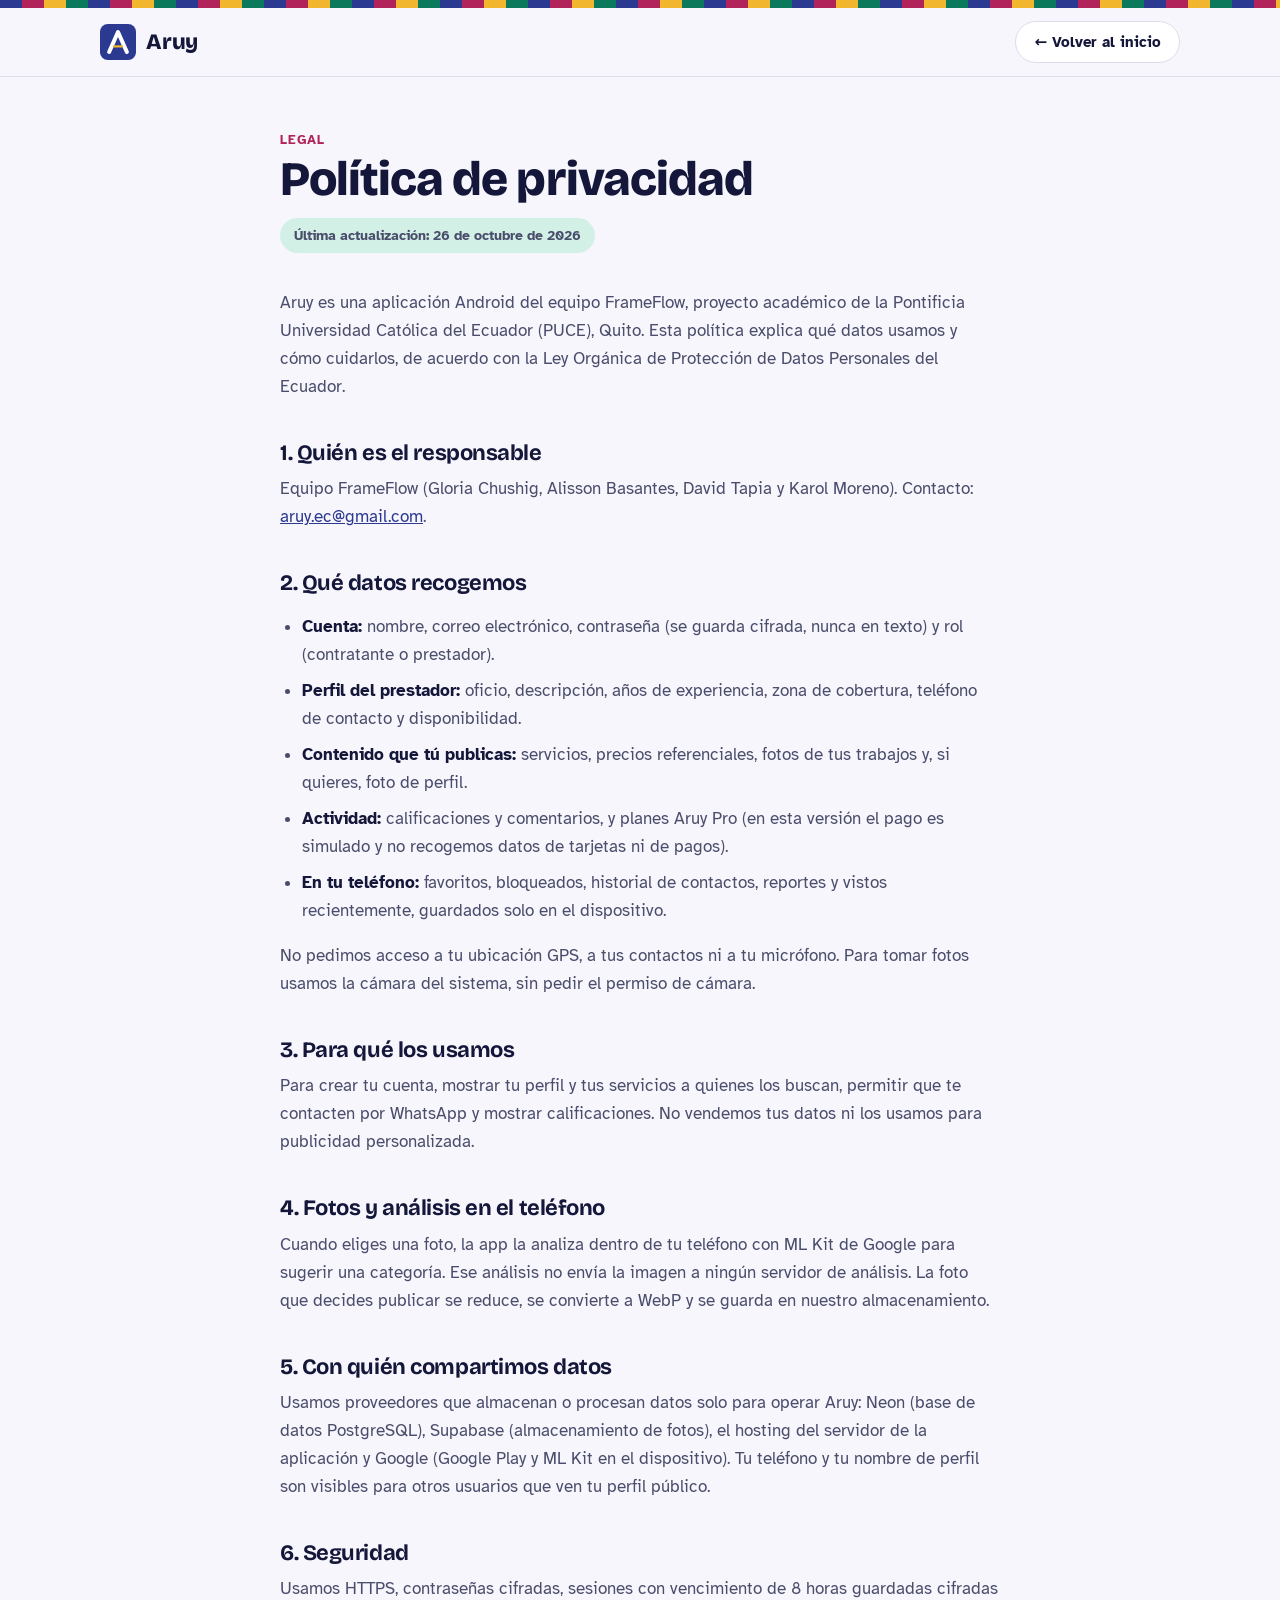
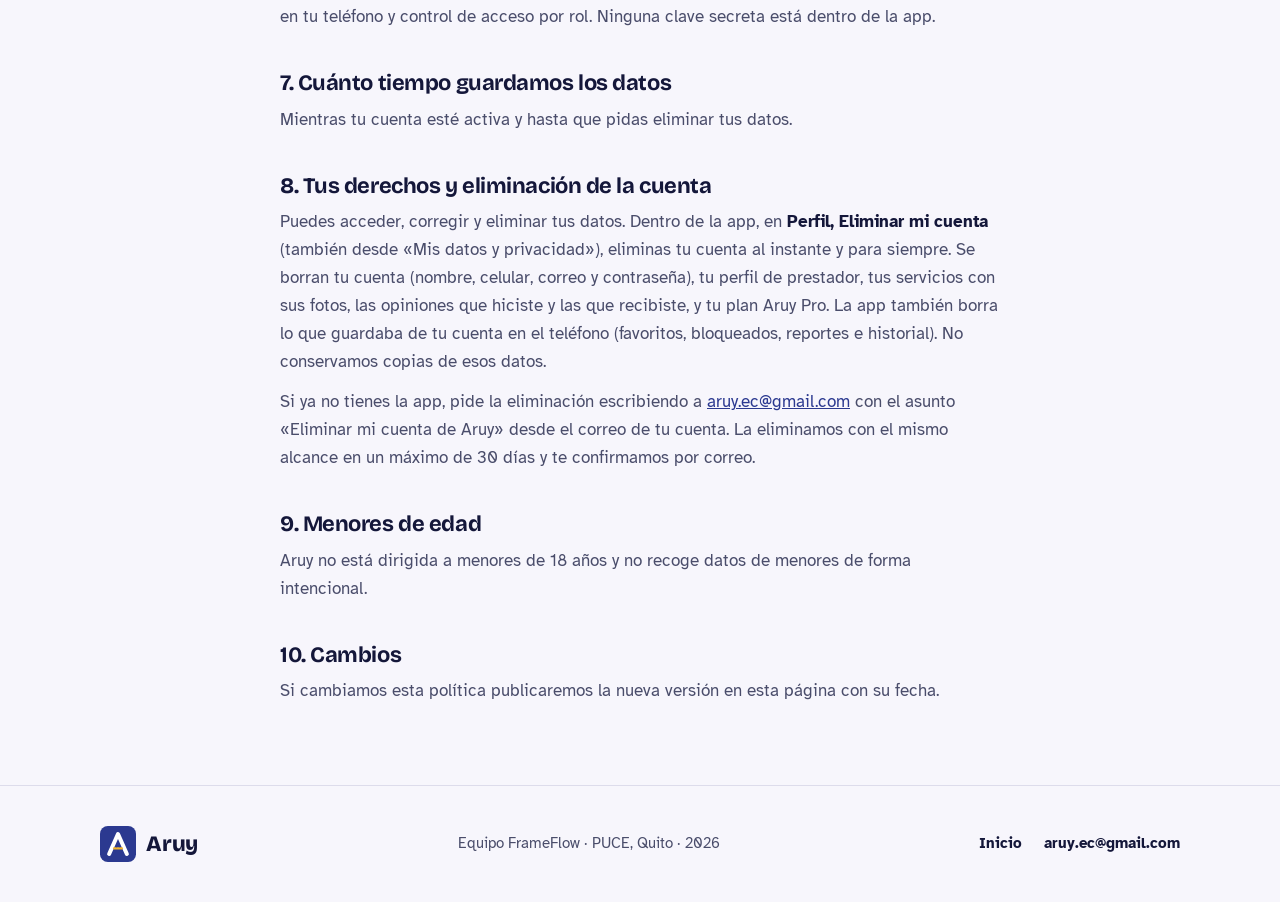
<file: FrameFlow_LandingPage/privacidad.html>
<!doctype html>
<html lang="es">
<head>
<meta charset="utf-8">
<meta name="viewport" content="width=device-width, initial-scale=1">
<title>Política de privacidad · Aruy</title>
<meta name="theme-color" content="#2B3990">
<link rel="icon" href="assets/icon.svg" type="image/svg+xml">
<link rel="preconnect" href="https://fonts.googleapis.com">
<link rel="preconnect" href="https://fonts.gstatic.com" crossorigin>
<link href="https://fonts.googleapis.com/css2?family=Atkinson+Hyperlegible:wght@400;700&family=Bricolage+Grotesque:opsz,wght@12..96,600;12..96,700;12..96,800&display=swap" rel="stylesheet">
<link rel="stylesheet" href="css/styles.css">
</head>
<body>
<div class="weave" aria-hidden="true"></div>
<header class="nav scrolled">
  <div class="wrap">
    <a class="brand" href="index.html"><img src="assets/icon.svg" alt="">Aruy</a>
    <a class="btn btn-ghost btn-sm" href="index.html">← Volver al inicio</a>
  </div>
</header>
<main class="wrap legal">
<span class="eyebrow">Legal</span>
<h1>Política de privacidad</h1>
<p class="pill updated"><i></i>Última actualización: 26 de octubre de 2026</p>
<p>Aruy es una aplicación Android del equipo FrameFlow, proyecto académico de la Pontificia Universidad Católica del Ecuador (PUCE), Quito. Esta política explica qué datos usamos y cómo cuidarlos, de acuerdo con la Ley Orgánica de Protección de Datos Personales del Ecuador.</p>
<h2>1. Quién es el responsable</h2>
<p>Equipo FrameFlow (Gloria Chushig, Alisson Basantes, David Tapia y Karol Moreno). Contacto: <a href="mailto:aruy.ec@gmail.com">aruy.ec@gmail.com</a>.</p>
<h2>2. Qué datos recogemos</h2>
<ul><li><b>Cuenta:</b> nombre, correo electrónico, contraseña (se guarda cifrada, nunca en texto) y rol (contratante o prestador).</li>
<li><b>Perfil del prestador:</b> oficio, descripción, años de experiencia, zona de cobertura, teléfono de contacto y disponibilidad.</li>
<li><b>Contenido que tú publicas:</b> servicios, precios referenciales, fotos de tus trabajos y, si quieres, foto de perfil.</li>
<li><b>Actividad:</b> calificaciones y comentarios, y planes Aruy Pro (en esta versión el pago es simulado y no recogemos datos de tarjetas ni de pagos).</li>
<li><b>En tu teléfono:</b> favoritos, bloqueados, historial de contactos, reportes y vistos recientemente, guardados solo en el dispositivo.</li></ul>
<p>No pedimos acceso a tu ubicación GPS, a tus contactos ni a tu micrófono. Para tomar fotos usamos la cámara del sistema, sin pedir el permiso de cámara.</p>
<h2>3. Para qué los usamos</h2>
<p>Para crear tu cuenta, mostrar tu perfil y tus servicios a quienes los buscan, permitir que te contacten por WhatsApp y mostrar calificaciones. No vendemos tus datos ni los usamos para publicidad personalizada.</p>
<h2>4. Fotos y análisis en el teléfono</h2>
<p>Cuando eliges una foto, la app la analiza dentro de tu teléfono con ML Kit de Google para sugerir una categoría. Ese análisis no envía la imagen a ningún servidor de análisis. La foto que decides publicar se reduce, se convierte a WebP y se guarda en nuestro almacenamiento.</p>
<h2>5. Con quién compartimos datos</h2>
<p>Usamos proveedores que almacenan o procesan datos solo para operar Aruy: Neon (base de datos PostgreSQL), Supabase (almacenamiento de fotos), el hosting del servidor de la aplicación y Google (Google Play y ML Kit en el dispositivo). Tu teléfono y tu nombre de perfil son visibles para otros usuarios que ven tu perfil público.</p>
<h2>6. Seguridad</h2>
<p>Usamos HTTPS, contraseñas cifradas, sesiones con vencimiento de 8 horas guardadas cifradas en tu teléfono y control de acceso por rol. Ninguna clave secreta está dentro de la app.</p>
<h2>7. Cuánto tiempo guardamos los datos</h2>
<p>Mientras tu cuenta esté activa y hasta que pidas eliminar tus datos.</p>
<h2 id="eliminar-datos">8. Tus derechos y eliminación de la cuenta</h2>
<p>Puedes acceder, corregir y eliminar tus datos. Dentro de la app, en <b>Perfil, Eliminar mi cuenta</b> (también desde «Mis datos y privacidad»), eliminas tu cuenta al instante y para siempre. Se borran tu cuenta (nombre, celular, correo y contraseña), tu perfil de prestador, tus servicios con sus fotos, las opiniones que hiciste y las que recibiste, y tu plan Aruy Pro. La app también borra lo que guardaba de tu cuenta en el teléfono (favoritos, bloqueados, reportes e historial). No conservamos copias de esos datos.</p>
<p>Si ya no tienes la app, pide la eliminación escribiendo a <a href="mailto:aruy.ec@gmail.com?subject=Eliminar%20mi%20cuenta%20de%20Aruy">aruy.ec@gmail.com</a> con el asunto «Eliminar mi cuenta de Aruy» desde el correo de tu cuenta. La eliminamos con el mismo alcance en un máximo de 30 días y te confirmamos por correo.</p>
<h2>9. Menores de edad</h2>
<p>Aruy no está dirigida a menores de 18 años y no recoge datos de menores de forma intencional.</p>
<h2>10. Cambios</h2>
<p>Si cambiamos esta política publicaremos la nueva versión en esta página con su fecha.</p>
</main>
<footer>
  <div class="wrap">
    <a class="brand" href="index.html"><img src="assets/icon.svg" alt="">Aruy</a>
    <span>Equipo FrameFlow · PUCE, Quito · 2026</span>
    <nav aria-label="Pie de página"><a href="index.html">Inicio</a><a href="mailto:aruy.ec@gmail.com">aruy.ec@gmail.com</a></nav>
  </div>
</footer>
</body>
</html>
</file>
<file: css/styles.css>
/* Aruy · Landing page
   Colores y fuentes tomados de la app (ui/theme/Color.kt y Type.kt):
   añil, grana, maíz y jade · Bricolage Grotesque + Atkinson Hyperlegible */

:root {
  --anil: #2B3990;
  --anil-noche: #14173A;
  --grana: #B0235B;
  --maiz: #F2B52E;
  --jade: #0B7A5C;

  --bg: #F7F6FC;
  --bg-alt: #F1F0F9;
  --surface: #FFFFFF;
  --fg: #14173A;
  --muted: #4A4D6B;
  --line: #DDDCEB;
  --primary: #2B3990;
  --primary-hover: #1F2A73;
  --primary-soft: #E0E3FF;
  --secondary: #B0235B;
  --secondary-soft: #FFD9E5;
  --tertiary-soft: #FFE6A8;
  --on-tertiary-soft: #3A2800;
  --jade-soft: #D3F0E6;
  --shadow: 0 1px 2px rgba(20, 23, 58, .06), 0 12px 32px -12px rgba(20, 23, 58, .18);

  --font-title: "Bricolage Grotesque", system-ui, "Segoe UI", sans-serif;
  --font-body: "Atkinson Hyperlegible", system-ui, "Segoe UI", Roboto, Arial, sans-serif;
  --radius: 20px;
  --wrap: 1120px;
}

@media (prefers-color-scheme: dark) {
  :root {
    --bg: #101331;
    --bg-alt: #161A3D;
    --surface: #1B1F47;
    --fg: #E5E6FA;
    --muted: #BDC0DD;
    --line: #30355F;
    --primary: #BAC3FF;
    --primary-hover: #DEE1FF;
    --primary-soft: #252A55;
    --secondary: #FFB1CA;
    --secondary-soft: #3B1530;
    --tertiary-soft: #3A2E10;
    --on-tertiary-soft: #FFE0A0;
    --jade-soft: #123A35;
    --shadow: 0 1px 2px rgba(0, 0, 0, .3), 0 12px 32px -12px rgba(0, 0, 0, .6);
  }
}

* { box-sizing: border-box; }
html { scroll-behavior: smooth; scroll-padding-top: 84px; }
body {
  margin: 0;
  background: var(--bg);
  color: var(--fg);
  font: 17px/1.65 var(--font-body);
  -webkit-font-smoothing: antialiased;
}
img, svg { display: block; max-width: 100%; }
a { color: var(--primary); }
h1, h2, h3 { font-family: var(--font-title); line-height: 1.1; letter-spacing: -.02em; margin: 0; }
h1 { font-size: clamp(38px, 6.4vw, 68px); font-weight: 800; }
h2 { font-size: clamp(28px, 4.2vw, 44px); font-weight: 700; }
h3 { font-size: 21px; font-weight: 700; }
p { margin: 0; }

.wrap { max-width: var(--wrap); margin: 0 auto; padding: 0 20px; }
.skip { position: absolute; left: -999px; }
.skip:focus { left: 16px; top: 16px; z-index: 99; background: var(--surface); padding: 8px 14px; border-radius: 8px; }
:focus-visible { outline: 3px solid var(--maiz); outline-offset: 3px; border-radius: 6px; }

/* Franja tejida (puntadas de la marca) */
.weave {
  height: 8px;
  background: repeating-linear-gradient(90deg,
    var(--anil) 0 22px, var(--grana) 22px 44px, var(--maiz) 44px 66px, var(--jade) 66px 88px);
}
.stitch {
  height: 4px; width: 72px; border-radius: 4px;
  background: repeating-linear-gradient(90deg, var(--maiz) 0 12px, transparent 12px 20px);
  margin-bottom: 18px;
}

/* Navegación */
.nav {
  position: sticky; top: 0; z-index: 50;
  background: color-mix(in srgb, var(--bg) 85%, transparent);
  backdrop-filter: saturate(1.4) blur(12px);
  -webkit-backdrop-filter: saturate(1.4) blur(12px);
  border-bottom: 1px solid transparent;
  transition: border-color .2s;
}
.nav.scrolled { border-bottom-color: var(--line); }
.nav .wrap { display: flex; align-items: center; justify-content: space-between; height: 68px; gap: 16px; }
.brand { display: flex; align-items: center; gap: 10px; text-decoration: none; color: var(--fg); font: 800 22px var(--font-title); letter-spacing: -.01em; }
.brand img { width: 36px; height: 36px; }
.nav-links { display: flex; gap: 28px; list-style: none; margin: 0; padding: 0; }
.nav-links a { color: var(--muted); text-decoration: none; font-weight: 700; font-size: 15px; }
.nav-links a:hover { color: var(--fg); }
@media (max-width: 1000px) { .nav-links { display: none; } }

/* Botones */
.btn {
  display: inline-flex; align-items: center; gap: 10px;
  min-height: 52px; padding: 14px 24px; border-radius: 999px;
  font: 700 16px var(--font-body); text-decoration: none;
  transition: transform .15s, background-color .15s, box-shadow .15s;
}
.btn:hover { transform: translateY(-1px); }
.btn-primary { background: var(--anil); color: #fff; box-shadow: 0 8px 20px -8px rgba(43, 57, 144, .7); }
.btn-primary:hover { background: #1F2A73; }
.btn-ghost { color: var(--fg); border: 1.5px solid var(--line); background: var(--surface); }
.btn-ghost:hover { border-color: var(--muted); }
.btn-sm { min-height: 42px; padding: 8px 18px; font-size: 15px; }
.btn svg { width: 22px; height: 22px; flex: none; }
@media (prefers-color-scheme: dark) {
  .btn-primary { background: var(--maiz); color: var(--anil-noche); box-shadow: none; }
  .btn-primary:hover { background: #FFC94F; }
}

/* Etiquetas */
.eyebrow {
  display: inline-flex; align-items: center; gap: 8px;
  font: 700 13px var(--font-body); letter-spacing: .08em; text-transform: uppercase;
  color: var(--secondary);
}
.pill {
  display: inline-flex; align-items: center; gap: 8px;
  padding: 6px 14px; border-radius: 999px;
  background: var(--jade-soft); color: var(--fg);
  font-size: 14px; font-weight: 700;
}
.pill i { width: 8px; height: 8px; border-radius: 50%; background: var(--jade); }

/* Hero */
.hero { padding: 56px 0 72px; position: relative; overflow: hidden; }
.hero .wrap { display: grid; grid-template-columns: 1.15fr .85fr; gap: 48px; align-items: center; }
.hero h1 { margin: 20px 0 22px; }
.hero h1 em { font-style: normal; color: var(--secondary); position: relative; white-space: nowrap; }
.hero h1 em::after {
  content: ""; position: absolute; left: 0; right: 0; bottom: -2px; height: 6px; border-radius: 6px;
  background: repeating-linear-gradient(90deg, var(--maiz) 0 14px, transparent 14px 22px);
}
.lead { font-size: clamp(18px, 2.2vw, 21px); color: var(--muted); max-width: 46ch; }
.hero-actions { display: flex; flex-wrap: wrap; gap: 12px; margin-top: 32px; }
.hero-trust { display: flex; flex-wrap: wrap; gap: 8px 22px; margin-top: 28px; color: var(--muted); font-size: 15px; list-style: none; padding: 0; }
.hero-trust li { display: flex; align-items: center; gap: 8px; }
.hero-trust svg { width: 18px; height: 18px; color: var(--jade); }
@media (max-width: 900px) {
  .hero .wrap { grid-template-columns: 1fr; }
  .hero { padding-top: 32px; }
}

/* Teléfono de muestra */
.phone-stage { position: relative; display: grid; place-items: center; min-height: 560px; }
.phone-stage::before {
  content: ""; position: absolute; inset: 8% 4%; border-radius: 48% 52% 46% 54%;
  background: radial-gradient(circle at 30% 30%, var(--primary-soft), transparent 70%),
              radial-gradient(circle at 75% 70%, var(--secondary-soft), transparent 65%);
}
.phone {
  position: relative; width: 280px; border-radius: 40px; padding: 10px;
  background: #0B0D25; box-shadow: 0 40px 80px -30px rgba(20, 23, 58, .55);
}
.screen { border-radius: 31px; overflow: hidden; background: #F7F6FC; color: #14173A; font-size: 12px; line-height: 1.35; }
.screen-top { background: #2B3990; color: #fff; padding: 22px 16px 16px; }
.screen-top b { font: 800 18px var(--font-title); display: block; }
.screen-top span { opacity: .8; font-size: 11px; }
.search { margin-top: 12px; background: #fff; color: #767999; border-radius: 12px; padding: 9px 12px; font-size: 12px; }
.chips { display: flex; gap: 6px; padding: 12px 14px 4px; overflow: hidden; }
.chips span { flex: none; padding: 5px 10px; border-radius: 999px; background: #EBEAF5; font-weight: 700; font-size: 11px; }
.chips span:first-child { background: #FFE6A8; }
.svc { margin: 10px 14px; background: #fff; border-radius: 16px; padding: 10px; display: grid; grid-template-columns: 54px 1fr; gap: 10px; box-shadow: 0 1px 2px rgba(20,23,58,.08); }
.svc .ph { width: 54px; height: 54px; border-radius: 12px; }
.svc b { font-size: 13px; display: block; }
.svc small { color: #4A4D6B; display: block; }
.svc .row { display: flex; justify-content: space-between; align-items: center; margin-top: 4px; }
.svc .stars { color: #C88A00; font-weight: 700; }
.svc .wa { background: #0B7A5C; color: #fff; border-radius: 999px; padding: 2px 8px; font-weight: 700; font-size: 10px; }
.screen-nav { display: flex; justify-content: space-around; padding: 12px 0 16px; border-top: 1px solid #DDDCEB; margin-top: 8px; color: #767999; font-weight: 700; font-size: 10px; }
.screen-nav span:first-child { color: #2B3990; }
.float {
  position: absolute; background: var(--surface); border: 1px solid var(--line); border-radius: 16px;
  padding: 10px 14px; box-shadow: var(--shadow); font-size: 14px; display: flex; align-items: center; gap: 10px;
}
.float b { display: block; font-family: var(--font-title); font-size: 15px; }
.float small { color: var(--muted); }
.float .dot { width: 34px; height: 34px; border-radius: 10px; display: grid; place-items: center; flex: none; }
.float-1 { top: 70px; left: -6px; }
.float-2 { bottom: 70px; right: -6px; }
@media (max-width: 480px) {
  .float-1 { left: 0; top: 20px; }
  .float-2 { right: 0; bottom: 20px; }
}

/* Secciones */
section { padding: 96px 0; }
.alt { background: var(--bg-alt); }
.section-head { max-width: 720px; margin-bottom: 48px; }
.section-head h2 { margin-top: 10px; }
.section-head p { margin-top: 16px; color: var(--muted); font-size: 18px; }
.card { background: var(--surface); border: 1px solid var(--line); border-radius: var(--radius); padding: 28px; }
.note { color: var(--muted); font-size: 14px; margin-top: 24px; }
@media (max-width: 640px) { section { padding: 72px 0; } .card { padding: 22px; } }

/* Problema */
.problem { display: grid; grid-template-columns: 1fr 1fr; gap: 48px; align-items: start; }
.problem-text p { color: var(--muted); font-size: 18px; margin-top: 16px; }
.quote {
  margin: 28px 0 0; padding: 20px 22px; border-left: 4px solid var(--grana);
  background: var(--surface); border-radius: 0 16px 16px 0; font-family: var(--font-title); font-size: 19px; font-weight: 600;
}
.stats { display: grid; gap: 16px; }
.stat { display: grid; grid-template-columns: auto 1fr; gap: 20px; align-items: center; }
.stat .big { font: 800 clamp(34px, 4.6vw, 46px) / 1 var(--font-title); letter-spacing: -.03em; min-width: 5.2ch; }
.stat:nth-child(1) .big { color: var(--secondary); }
.stat:nth-child(2) .big { color: var(--primary); }
.stat:nth-child(3) .big { color: var(--jade); }
.meter { height: 8px; border-radius: 8px; background: var(--bg-alt); margin-top: 10px; overflow: hidden; }
.meter i { display: block; height: 100%; border-radius: 8px; background: currentColor; }
@media (prefers-color-scheme: dark) { .stat:nth-child(3) .big { color: #6FD3B0; } }
@media (max-width: 900px) { .problem { grid-template-columns: 1fr; } }
@media (max-width: 480px) { .stat { grid-template-columns: 1fr; gap: 8px; } }

/* Pasos */
.steps { display: grid; grid-template-columns: repeat(3, 1fr); gap: 20px; list-style: none; padding: 0; margin: 0; position: relative; }
.step { position: relative; }
.step .num {
  width: 52px; height: 52px; border-radius: 16px; display: grid; place-items: center;
  font: 800 22px var(--font-title); margin-bottom: 20px; color: #fff;
}
.step:nth-child(1) .num { background: var(--anil); }
.step:nth-child(2) .num { background: var(--grana); }
.step:nth-child(3) .num { background: var(--jade); }
.step h3 { margin-bottom: 8px; }
.step p { color: var(--muted); }
.step .who { display: flex; gap: 8px; flex-wrap: wrap; margin-top: 16px; }
.step .who span { font-size: 13px; font-weight: 700; padding: 4px 10px; border-radius: 999px; background: var(--bg-alt); }
@media (max-width: 860px) { .steps { grid-template-columns: 1fr; } }

/* Confianza */
.trust-grid { display: grid; grid-template-columns: repeat(4, 1fr); gap: 16px; }
.trust-grid .card { padding: 24px; }
.trust-grid .ic { width: 44px; height: 44px; border-radius: 12px; display: grid; place-items: center; background: var(--primary-soft); color: var(--primary); margin-bottom: 16px; }
.trust-grid .ic svg { width: 22px; height: 22px; }
.trust-grid h3 { font-size: 18px; margin-bottom: 6px; }
.trust-grid p { color: var(--muted); font-size: 15px; }
@media (max-width: 960px) { .trust-grid { grid-template-columns: 1fr 1fr; } }
@media (max-width: 520px) { .trust-grid { grid-template-columns: 1fr; } }

/* Evidencia */
.evidence { display: grid; grid-template-columns: repeat(12, 1fr); gap: 16px; }
.evidence .card { grid-column: span 4; }
.evidence .wide { grid-column: span 12; }
.evidence .kpi { font: 800 44px/1 var(--font-title); letter-spacing: -.03em; color: var(--primary); }
.evidence .card h3 { font-size: 18px; margin: 12px 0 6px; }
.evidence .card p { color: var(--muted); font-size: 15px; }
.tag { display: inline-block; font-size: 12px; font-weight: 700; letter-spacing: .06em; text-transform: uppercase; padding: 4px 10px; border-radius: 999px; background: var(--tertiary-soft); color: var(--on-tertiary-soft); }
.results { display: grid; grid-template-columns: repeat(3, 1fr); gap: 16px; margin-top: 20px; }
.result { border: 1.5px dashed var(--line); border-radius: 16px; padding: 18px; }
.result .kpi { font-size: 34px; color: var(--muted); }
.result p { margin-top: 6px; }
.findings { margin: 20px 0 0; padding-left: 20px; color: var(--muted); }
.findings li + li { margin-top: 6px; }
.todo { background: var(--tertiary-soft); color: var(--on-tertiary-soft); border-radius: 6px; padding: 0 6px; font-weight: 700; font-size: .9em; }
@media (max-width: 900px) { .evidence .card { grid-column: span 12; } .results { grid-template-columns: 1fr; } }

/* Equipo */
.team { display: grid; grid-template-columns: repeat(4, 1fr); gap: 16px; }
.member { text-align: center; }
.avatar {
  width: 88px; height: 88px; border-radius: 50%; margin: 0 auto 16px;
  display: grid; place-items: center; color: #fff; font: 800 28px var(--font-title);
  box-shadow: 0 0 0 5px var(--surface), 0 0 0 7px var(--line);
}
.member:nth-child(1) .avatar { background: var(--anil); }
.member:nth-child(2) .avatar { background: var(--grana); }
.member:nth-child(3) .avatar { background: var(--jade); }
.member:nth-child(4) .avatar { background: #C88A00; }
.member h3 { font-size: 19px; }
.member p { color: var(--muted); font-size: 15px; margin-top: 4px; }
.repo {
  margin-top: 24px; display: flex; align-items: center; justify-content: space-between; gap: 20px; flex-wrap: wrap;
}
.repo-info { display: flex; align-items: center; gap: 16px; }
.repo-info svg { width: 40px; height: 40px; flex: none; }
.repo-info b { font-family: var(--font-title); font-size: 19px; display: block; }
.repo-info small { color: var(--muted); font-size: 15px; }
@media (max-width: 900px) { .team { grid-template-columns: 1fr 1fr; } }
@media (max-width: 420px) { .team { grid-template-columns: 1fr; } }

/* CTA final */
.cta-band { padding: 0 0 96px; }
.cta-box {
  position: relative; overflow: hidden; border-radius: 32px; padding: 64px 48px; text-align: center;
  background: var(--anil); color: #fff;
}
.cta-box::before, .cta-box::after {
  content: ""; position: absolute; left: 0; right: 0; height: 8px;
  background: repeating-linear-gradient(90deg, var(--maiz) 0 22px, transparent 22px 34px);
}
.cta-box::before { top: 24px; } .cta-box::after { bottom: 24px; }
.cta-box h2 { color: #fff; }
.cta-box p { color: #DEE1FF; max-width: 52ch; margin: 16px auto 0; font-size: 18px; }
.cta-box .btn { margin-top: 32px; background: var(--maiz); color: var(--anil-noche); }
.cta-box .btn:hover { background: #FFC94F; }
.cta-box a:not(.btn) { color: #fff; }
@media (prefers-color-scheme: dark) { .cta-box { background: #252A55; } }
@media (max-width: 640px) { .cta-box { padding: 56px 22px; border-radius: 24px; } }

/* Pie */
footer { border-top: 1px solid var(--line); padding: 40px 0; color: var(--muted); font-size: 15px; }
footer .wrap { display: flex; justify-content: space-between; align-items: center; gap: 20px; flex-wrap: wrap; }
footer .foot-grid a:not(.brand) { font-weight: 400; }
footer nav { display: flex; gap: 22px; flex-wrap: wrap; }
footer a { color: var(--fg); font-weight: 700; text-decoration: none; }
footer a:hover { color: var(--primary); text-decoration: underline; }

/* Política de privacidad */
.legal { max-width: 760px; padding: 48px 20px 80px; }
.legal h1 { font-size: clamp(34px, 5vw, 48px); margin-bottom: 12px; }
.legal h2 { font-size: 22px; margin: 40px 0 10px; }
.legal p, .legal li { color: var(--muted); }
.legal p + p { margin-top: 12px; }
.legal ul { padding-left: 22px; }
.legal li + li { margin-top: 8px; }
.legal b { color: var(--fg); }
.legal .updated { display: inline-block; margin-bottom: 24px; }

/* Captura real dentro del teléfono */
.screen img { width: 100%; height: auto; display: block; }

/* Pasos con capturas */
.step-shot {
  margin: 4px auto 24px; width: 100%; max-width: 230px; border-radius: 26px; padding: 7px;
  background: #0B0D25; box-shadow: 0 24px 40px -24px rgba(20, 23, 58, .55);
}
.step-shot img { width: 100%; height: auto; border-radius: 20px; }
.step-head { display: flex; align-items: center; gap: 14px; margin-bottom: 8px; }
.step-head .num { margin: 0; flex: none; width: 44px; height: 44px; border-radius: 14px; font-size: 20px; }
.provider {
  margin-top: 20px; display: grid; grid-template-columns: auto 1fr auto; gap: 24px; align-items: center;
}
.provider img { width: 110px; height: auto; align-self: center; border-radius: 16px; border: 6px solid #0B0D25; }
.provider h3 { margin-bottom: 6px; }
.provider p { color: var(--muted); }
@media (max-width: 760px) { .provider { grid-template-columns: 1fr; text-align: left; } .provider img { width: 140px; } }

/* Tabla de pruebas con usuarios */
.table-wrap { overflow-x: auto; margin-top: 20px; border: 1px solid var(--line); border-radius: 16px; }
.tests { width: 100%; border-collapse: collapse; font-size: 15px; min-width: 640px; }
.tests th, .tests td { text-align: left; padding: 12px 16px; vertical-align: top; border-bottom: 1px solid var(--line); }
.tests th { font-size: 13px; text-transform: uppercase; letter-spacing: .06em; color: var(--muted); background: var(--bg-alt); }
.tests tr:last-child td { border-bottom: 0; }
.tests td:first-child { font-weight: 700; white-space: nowrap; }
.tests td.t { white-space: nowrap; font-variant-numeric: tabular-nums; }
.tests td.obs { color: var(--muted); }
.ok, .no { display: inline-block; font-weight: 700; font-size: 13px; padding: 2px 10px; border-radius: 999px; white-space: nowrap; }
.ok { background: var(--jade-soft); color: var(--fg); }
.no { background: var(--secondary-soft); color: var(--fg); }
.evidence .kpi small { font-size: 22px; color: var(--muted); letter-spacing: 0; }
.meta { font-size: 14px; color: var(--muted); margin-top: 8px; }
.learn { display: grid; grid-template-columns: 1fr 1fr; gap: 16px; margin-top: 20px; }
.learn > div { background: var(--bg-alt); border-radius: 16px; padding: 18px 20px; }
.learn h4 { margin: 0 0 8px; font: 700 16px var(--font-title); }
.learn ul { margin: 0; padding-left: 18px; color: var(--muted); font-size: 15px; }
.learn li + li { margin-top: 6px; }
@media (max-width: 760px) { .learn { grid-template-columns: 1fr; } }

.member .gh { display: inline-block; margin-top: 10px; font-size: 14px; font-weight: 700; text-decoration: none; }
.member .gh:hover { text-decoration: underline; }

/* Pie ampliado */
.foot-grid { display: grid; grid-template-columns: 1.4fr 1fr 1fr; gap: 32px; width: 100%; }
.foot-grid h4 { margin: 0 0 10px; font: 700 14px var(--font-body); text-transform: uppercase; letter-spacing: .08em; color: var(--muted); }
.foot-grid ul { list-style: none; margin: 0; padding: 0; }
.foot-grid li + li { margin-top: 8px; }
.foot-grid p { margin-top: 12px; max-width: 36ch; }
.foot-bottom { width: 100%; border-top: 1px solid var(--line); margin-top: 28px; padding-top: 20px; font-size: 14px; display: flex; justify-content: space-between; flex-wrap: wrap; gap: 8px; }
@media (max-width: 760px) { .foot-grid { grid-template-columns: 1fr; } }

/* Animación al aparecer */
.reveal { opacity: 0; transform: translateY(16px); transition: opacity .6s ease, transform .6s ease; }
.reveal.in { opacity: 1; transform: none; }
@media (prefers-reduced-motion: reduce) {
  html { scroll-behavior: auto; }
  .reveal { opacity: 1; transform: none; transition: none; }
  .btn { transition: none; }
}

/* Testimonio de la entrevista */
figure.quote { margin: 28px 0 0; }
figure.quote blockquote { margin: 0; }
figure.quote figcaption { margin-top: 10px; font: 400 14px var(--font-body); color: var(--muted); }

/* Enlace para testers */
.hero-tester { margin-top: 16px; font-size: 15px; color: var(--muted); }
.hero-tester a { font-weight: 700; }
.cta-actions { display: flex; flex-wrap: wrap; justify-content: center; gap: 12px; margin-top: 32px; }
.cta-box .cta-actions .btn { margin-top: 0; }
.cta-box .btn.btn-tester { background: transparent; color: #fff; border: 1.5px solid rgba(255, 255, 255, .55); }
.cta-box .btn.btn-tester:hover { background: rgba(255, 255, 255, .1); }
.cta-box p.cta-small { font-size: 14px; margin-top: 18px; color: #C9CEFF; }

/* Fotos del equipo */
.avatar { overflow: hidden; }
.avatar img { width: 100%; height: 100%; object-fit: cover; object-position: center 30%; display: block; }

/* Botón para probar la app con el APK (página de descarga del equipo) */
.btn-apk { background: var(--jade); color: #fff; box-shadow: 0 8px 20px -8px rgba(11, 122, 92, .7); }
.btn-apk:hover { background: #086149; }
@media (prefers-color-scheme: dark) { .btn-apk { background: #4FD1A5; color: #06281F; box-shadow: none; } .btn-apk:hover { background: #7BE0BD; } }
.apk-box {
  margin: 28px auto 0; max-width: 640px; display: flex; align-items: center; gap: 20px; flex-wrap: wrap; justify-content: center;
  text-align: left; background: rgba(255, 255, 255, .08); border: 1px solid rgba(255, 255, 255, .22); border-radius: 20px; padding: 18px 20px;
}
.apk-box div { flex: 1 1 280px; }
.apk-box b { display: block; color: #fff; font-family: var(--font-title); font-size: 18px; }
.apk-box span { display: block; color: #DEE1FF; font-size: 15px; margin-top: 2px; }
.cta-box .btn.btn-apk-light { margin-top: 0; background: #fff; color: var(--anil); }
.cta-box .btn.btn-apk-light:hover { background: #E0E3FF; }

/* Video demo + instalación del APK */
.video-grid { display: grid; grid-template-columns: 340px 1fr; gap: 56px; align-items: center; }
.video-frame {
  width: 100%; max-width: 340px; margin: 0 auto; aspect-ratio: 9 / 16; border-radius: 32px; padding: 10px;
  background: #0B0D25; box-shadow: 0 40px 80px -30px rgba(20, 23, 58, .55);
}
.video-frame iframe { width: 100%; height: 100%; border: 0; border-radius: 24px; display: block; background: #000; }
.video-lead { color: var(--muted); font-size: 18px; margin-top: 14px; }
.install { list-style: none; counter-reset: i; padding: 0; margin: 24px 0 0; display: grid; gap: 12px; }
.install li { counter-increment: i; position: relative; padding: 14px 16px 14px 58px; background: var(--surface); border: 1px solid var(--line); border-radius: 16px; color: var(--muted); font-size: 15px; }
.install li::before {
  content: counter(i); position: absolute; left: 14px; top: 12px; width: 30px; height: 30px; border-radius: 10px;
  display: grid; place-items: center; background: var(--jade); color: #fff; font: 800 15px var(--font-title);
}
.install b { color: var(--fg); }
.video-actions { display: flex; flex-wrap: wrap; gap: 12px; margin-top: 24px; }
.apk-box span a { color: #fff; }
@media (max-width: 860px) { .video-grid { grid-template-columns: 1fr; gap: 36px; } .video-frame { max-width: 300px; } }

/* Portada del video con botón de reproducir */
.video-poster { position: relative; display: block; width: 100%; height: 100%; padding: 0; border: 0; border-radius: 24px; overflow: hidden; cursor: pointer; background: #000; }
.video-poster img { width: 100%; height: 100%; object-fit: cover; display: block; transition: transform .4s ease, filter .3s; }
.video-poster:hover img { transform: scale(1.03); filter: brightness(.85); }
.video-poster .play {
  position: absolute; left: 50%; top: 50%; transform: translate(-50%, -50%);
  width: 76px; height: 76px; border-radius: 50%; display: grid; place-items: center;
  background: var(--maiz); color: var(--anil-noche); box-shadow: 0 12px 30px rgba(0, 0, 0, .45); transition: transform .2s;
}
.video-poster .play svg { width: 34px; height: 34px; margin-left: 4px; }
.video-poster:hover .play { transform: translate(-50%, -50%) scale(1.08); }
.video-badge { position: absolute; left: 14px; bottom: 14px; background: rgba(11, 13, 37, .8); color: #fff; font: 700 13px var(--font-body); padding: 6px 12px; border-radius: 999px; }

/* Preguntas frecuentes */
.faq { padding-top: 0; }
.faq .section-head { margin-bottom: 32px; }
.faq-list { max-width: 820px; display: grid; gap: 12px; }
.faq-list details { background: var(--surface); border: 1px solid var(--line); border-radius: 16px; transition: border-color .2s; }
.faq-list details[open] { border-color: var(--primary); }
.faq-list summary {
  display: flex; align-items: center; justify-content: space-between; gap: 16px;
  min-height: 56px; padding: 12px 20px; cursor: pointer; list-style: none; border-radius: 16px;
  font: 700 18px/1.3 var(--font-title); letter-spacing: -.01em; color: var(--fg);
}
.faq-list summary::-webkit-details-marker { display: none; }
.faq-list summary::after {
  content: ""; flex: none; width: 10px; height: 10px; margin-right: 4px;
  border-right: 2.5px solid var(--primary); border-bottom: 2.5px solid var(--primary);
  transform: translateY(-3px) rotate(45deg); transition: transform .2s;
}
.faq-list details[open] > summary::after { transform: translateY(2px) rotate(-135deg); }
.faq-list details p { padding: 0 20px 18px; color: var(--muted); font-size: 16px; max-width: 68ch; overflow-wrap: anywhere; }
.faq-list details p a { font-weight: 700; }
@media (max-width: 640px) {
  .faq { padding-top: 0; }
  .faq-list summary { font-size: 17px; padding: 12px 16px; }
  .faq-list details p { padding: 0 16px 16px; }
}
@media (prefers-reduced-motion: reduce) { .faq-list details, .faq-list summary::after { transition: none; } }

/* Versión web para iPhone (PWA) */
.sr-only { position: absolute; width: 1px; height: 1px; margin: -1px; padding: 0; overflow: hidden; clip: rect(0, 0, 0, 0); white-space: nowrap; border: 0; }
.web { padding-top: 0; }
.web-box { display: grid; grid-template-columns: 1fr 1fr; gap: 48px; align-items: start; padding: 40px; }
.web-steps h3 { margin: 0; font-size: 20px; }
.web-box .btn { max-width: 100%; }
.web-box .btn-ghost { text-align: left; }
@media (min-width: 1001px) and (max-width: 1180px) { .nav-links { gap: 20px; } }
@media (max-width: 860px) { .web-box { grid-template-columns: 1fr; gap: 32px; padding: 24px; } }

/* Llamado final con código QR */
.cta-grid { display: grid; grid-template-columns: 1fr auto; gap: 40px; align-items: center; text-align: left; }
.cta-grid .cta-text p { margin-left: 0; }
.cta-grid .cta-actions { justify-content: flex-start; }
.cta-grid .apk-box { margin-left: 0; }
.qr-card { margin: 0; background: #fff; color: #14173A; border-radius: 24px; padding: 20px; width: 260px; text-align: center; box-shadow: 0 20px 40px -20px rgba(0, 0, 0, .5); }
.qr-card img { width: 220px; height: 220px; margin: 0 auto; }
.qr-card figcaption { margin-top: 10px; display: grid; gap: 6px; }
.qr-card b { font: 700 16px var(--font-title); }
.qr-card .qr-link { font: 700 12.5px/1.35 ui-monospace, "Cascadia Mono", Consolas, monospace; color: #14173A; word-break: break-all; background: #F1F0F9; border-radius: 8px; padding: 6px 8px; }
.cta-box .qr-card a { color: #2B3990; font-weight: 700; font-size: 14px; }
@media (max-width: 860px) {
  .cta-grid { grid-template-columns: 1fr; text-align: center; }
  .cta-grid .cta-actions { justify-content: center; }
  .qr-card { margin: 0 auto; }
}

/* Pie: texto del proyecto académico y créditos */
.foot-legal { width: 100%; margin-top: 28px; padding-top: 20px; border-top: 1px solid var(--line); font-size: 14px; line-height: 1.7; }
.foot-legal a, .foot-credits a { font-weight: 700; color: var(--fg); }
.foot-credits { width: 100%; margin-top: 10px; font-size: 13px; color: var(--muted); }

/* Páginas legales */
.legal .toc { background: var(--surface); border: 1px solid var(--line); border-radius: 16px; padding: 16px 20px; margin: 8px 0 8px; }
.legal .callout { background: var(--tertiary-soft); color: var(--on-tertiary-soft); border-radius: 16px; padding: 16px 20px; margin-top: 16px; }
.legal .callout b { color: inherit; }
.legal table { width: 100%; border-collapse: collapse; font-size: 15px; margin-top: 12px; }
.legal th, .legal td { text-align: left; padding: 10px 12px; border-bottom: 1px solid var(--line); vertical-align: top; color: var(--muted); }
.legal th { color: var(--fg); background: var(--bg-alt); }
</file>
<file: FrameFlow_LandingPage/css/styles.css>
/* Aruy · Landing page
   Colores y fuentes tomados de la app (ui/theme/Color.kt y Type.kt):
   añil, grana, maíz y jade · Bricolage Grotesque + Atkinson Hyperlegible */

:root {
  --anil: #2B3990;
  --anil-noche: #14173A;
  --grana: #B0235B;
  --maiz: #F2B52E;
  --jade: #0B7A5C;

  --bg: #F7F6FC;
  --bg-alt: #F1F0F9;
  --surface: #FFFFFF;
  --fg: #14173A;
  --muted: #4A4D6B;
  --line: #DDDCEB;
  --primary: #2B3990;
  --primary-hover: #1F2A73;
  --primary-soft: #E0E3FF;
  --secondary: #B0235B;
  --secondary-soft: #FFD9E5;
  --tertiary-soft: #FFE6A8;
  --on-tertiary-soft: #3A2800;
  --jade-soft: #D3F0E6;
  --shadow: 0 1px 2px rgba(20, 23, 58, .06), 0 12px 32px -12px rgba(20, 23, 58, .18);

  --font-title: "Bricolage Grotesque", system-ui, "Segoe UI", sans-serif;
  --font-body: "Atkinson Hyperlegible", system-ui, "Segoe UI", Roboto, Arial, sans-serif;
  --radius: 20px;
  --wrap: 1120px;
}

@media (prefers-color-scheme: dark) {
  :root {
    --bg: #101331;
    --bg-alt: #161A3D;
    --surface: #1B1F47;
    --fg: #E5E6FA;
    --muted: #BDC0DD;
    --line: #30355F;
    --primary: #BAC3FF;
    --primary-hover: #DEE1FF;
    --primary-soft: #252A55;
    --secondary: #FFB1CA;
    --secondary-soft: #3B1530;
    --tertiary-soft: #3A2E10;
    --on-tertiary-soft: #FFE0A0;
    --jade-soft: #123A35;
    --shadow: 0 1px 2px rgba(0, 0, 0, .3), 0 12px 32px -12px rgba(0, 0, 0, .6);
  }
}

* { box-sizing: border-box; }
html { scroll-behavior: smooth; scroll-padding-top: 84px; }
body {
  margin: 0;
  background: var(--bg);
  color: var(--fg);
  font: 17px/1.65 var(--font-body);
  -webkit-font-smoothing: antialiased;
}
img, svg { display: block; max-width: 100%; }
a { color: var(--primary); }
h1, h2, h3 { font-family: var(--font-title); line-height: 1.1; letter-spacing: -.02em; margin: 0; }
h1 { font-size: clamp(38px, 6.4vw, 68px); font-weight: 800; }
h2 { font-size: clamp(28px, 4.2vw, 44px); font-weight: 700; }
h3 { font-size: 21px; font-weight: 700; }
p { margin: 0; }

.wrap { max-width: var(--wrap); margin: 0 auto; padding: 0 20px; }
.skip { position: absolute; left: -999px; }
.skip:focus { left: 16px; top: 16px; z-index: 99; background: var(--surface); padding: 8px 14px; border-radius: 8px; }
:focus-visible { outline: 3px solid var(--maiz); outline-offset: 3px; border-radius: 6px; }

/* Franja tejida (puntadas de la marca) */
.weave {
  height: 8px;
  background: repeating-linear-gradient(90deg,
    var(--anil) 0 22px, var(--grana) 22px 44px, var(--maiz) 44px 66px, var(--jade) 66px 88px);
}
.stitch {
  height: 4px; width: 72px; border-radius: 4px;
  background: repeating-linear-gradient(90deg, var(--maiz) 0 12px, transparent 12px 20px);
  margin-bottom: 18px;
}

/* Navegación */
.nav {
  position: sticky; top: 0; z-index: 50;
  background: color-mix(in srgb, var(--bg) 85%, transparent);
  backdrop-filter: saturate(1.4) blur(12px);
  -webkit-backdrop-filter: saturate(1.4) blur(12px);
  border-bottom: 1px solid transparent;
  transition: border-color .2s;
}
.nav.scrolled { border-bottom-color: var(--line); }
.nav .wrap { display: flex; align-items: center; justify-content: space-between; height: 68px; gap: 16px; }
.brand { display: flex; align-items: center; gap: 10px; text-decoration: none; color: var(--fg); font: 800 22px var(--font-title); letter-spacing: -.01em; }
.brand img { width: 36px; height: 36px; }
.nav-links { display: flex; gap: 28px; list-style: none; margin: 0; padding: 0; }
.nav-links a { color: var(--muted); text-decoration: none; font-weight: 700; font-size: 15px; }
.nav-links a:hover { color: var(--fg); }
@media (max-width: 860px) { .nav-links { display: none; } }

/* Botones */
.btn {
  display: inline-flex; align-items: center; gap: 10px;
  min-height: 52px; padding: 14px 24px; border-radius: 999px;
  font: 700 16px var(--font-body); text-decoration: none;
  transition: transform .15s, background-color .15s, box-shadow .15s;
}
.btn:hover { transform: translateY(-1px); }
.btn-primary { background: var(--anil); color: #fff; box-shadow: 0 8px 20px -8px rgba(43, 57, 144, .7); }
.btn-primary:hover { background: #1F2A73; }
.btn-ghost { color: var(--fg); border: 1.5px solid var(--line); background: var(--surface); }
.btn-ghost:hover { border-color: var(--muted); }
.btn-sm { min-height: 42px; padding: 8px 18px; font-size: 15px; }
.btn svg { width: 22px; height: 22px; flex: none; }
@media (prefers-color-scheme: dark) {
  .btn-primary { background: var(--maiz); color: var(--anil-noche); box-shadow: none; }
  .btn-primary:hover { background: #FFC94F; }
}

/* Etiquetas */
.eyebrow {
  display: inline-flex; align-items: center; gap: 8px;
  font: 700 13px var(--font-body); letter-spacing: .08em; text-transform: uppercase;
  color: var(--secondary);
}
.pill {
  display: inline-flex; align-items: center; gap: 8px;
  padding: 6px 14px; border-radius: 999px;
  background: var(--jade-soft); color: var(--fg);
  font-size: 14px; font-weight: 700;
}
.pill i { width: 8px; height: 8px; border-radius: 50%; background: var(--jade); }

/* Hero */
.hero { padding: 56px 0 72px; position: relative; overflow: hidden; }
.hero .wrap { display: grid; grid-template-columns: 1.15fr .85fr; gap: 48px; align-items: center; }
.hero h1 { margin: 20px 0 22px; }
.hero h1 em { font-style: normal; color: var(--secondary); position: relative; white-space: nowrap; }
.hero h1 em::after {
  content: ""; position: absolute; left: 0; right: 0; bottom: -2px; height: 6px; border-radius: 6px;
  background: repeating-linear-gradient(90deg, var(--maiz) 0 14px, transparent 14px 22px);
}
.lead { font-size: clamp(18px, 2.2vw, 21px); color: var(--muted); max-width: 46ch; }
.hero-actions { display: flex; flex-wrap: wrap; gap: 12px; margin-top: 32px; }
.hero-trust { display: flex; flex-wrap: wrap; gap: 8px 22px; margin-top: 28px; color: var(--muted); font-size: 15px; list-style: none; padding: 0; }
.hero-trust li { display: flex; align-items: center; gap: 8px; }
.hero-trust svg { width: 18px; height: 18px; color: var(--jade); }
@media (max-width: 900px) {
  .hero .wrap { grid-template-columns: 1fr; }
  .hero { padding-top: 32px; }
}

/* Teléfono de muestra */
.phone-stage { position: relative; display: grid; place-items: center; min-height: 560px; }
.phone-stage::before {
  content: ""; position: absolute; inset: 8% 4%; border-radius: 48% 52% 46% 54%;
  background: radial-gradient(circle at 30% 30%, var(--primary-soft), transparent 70%),
              radial-gradient(circle at 75% 70%, var(--secondary-soft), transparent 65%);
}
.phone {
  position: relative; width: 280px; border-radius: 40px; padding: 10px;
  background: #0B0D25; box-shadow: 0 40px 80px -30px rgba(20, 23, 58, .55);
}
.screen { border-radius: 31px; overflow: hidden; background: #F7F6FC; color: #14173A; font-size: 12px; line-height: 1.35; }
.screen-top { background: #2B3990; color: #fff; padding: 22px 16px 16px; }
.screen-top b { font: 800 18px var(--font-title); display: block; }
.screen-top span { opacity: .8; font-size: 11px; }
.search { margin-top: 12px; background: #fff; color: #767999; border-radius: 12px; padding: 9px 12px; font-size: 12px; }
.chips { display: flex; gap: 6px; padding: 12px 14px 4px; overflow: hidden; }
.chips span { flex: none; padding: 5px 10px; border-radius: 999px; background: #EBEAF5; font-weight: 700; font-size: 11px; }
.chips span:first-child { background: #FFE6A8; }
.svc { margin: 10px 14px; background: #fff; border-radius: 16px; padding: 10px; display: grid; grid-template-columns: 54px 1fr; gap: 10px; box-shadow: 0 1px 2px rgba(20,23,58,.08); }
.svc .ph { width: 54px; height: 54px; border-radius: 12px; }
.svc b { font-size: 13px; display: block; }
.svc small { color: #4A4D6B; display: block; }
.svc .row { display: flex; justify-content: space-between; align-items: center; margin-top: 4px; }
.svc .stars { color: #C88A00; font-weight: 700; }
.svc .wa { background: #0B7A5C; color: #fff; border-radius: 999px; padding: 2px 8px; font-weight: 700; font-size: 10px; }
.screen-nav { display: flex; justify-content: space-around; padding: 12px 0 16px; border-top: 1px solid #DDDCEB; margin-top: 8px; color: #767999; font-weight: 700; font-size: 10px; }
.screen-nav span:first-child { color: #2B3990; }
.float {
  position: absolute; background: var(--surface); border: 1px solid var(--line); border-radius: 16px;
  padding: 10px 14px; box-shadow: var(--shadow); font-size: 14px; display: flex; align-items: center; gap: 10px;
}
.float b { display: block; font-family: var(--font-title); font-size: 15px; }
.float small { color: var(--muted); }
.float .dot { width: 34px; height: 34px; border-radius: 10px; display: grid; place-items: center; flex: none; }
.float-1 { top: 70px; left: -6px; }
.float-2 { bottom: 70px; right: -6px; }
@media (max-width: 480px) {
  .float-1 { left: 0; top: 20px; }
  .float-2 { right: 0; bottom: 20px; }
}

/* Secciones */
section { padding: 96px 0; }
.alt { background: var(--bg-alt); }
.section-head { max-width: 720px; margin-bottom: 48px; }
.section-head h2 { margin-top: 10px; }
.section-head p { margin-top: 16px; color: var(--muted); font-size: 18px; }
.card { background: var(--surface); border: 1px solid var(--line); border-radius: var(--radius); padding: 28px; }
.note { color: var(--muted); font-size: 14px; margin-top: 24px; }
@media (max-width: 640px) { section { padding: 72px 0; } .card { padding: 22px; } }

/* Problema */
.problem { display: grid; grid-template-columns: 1fr 1fr; gap: 48px; align-items: start; }
.problem-text p { color: var(--muted); font-size: 18px; margin-top: 16px; }
.quote {
  margin: 28px 0 0; padding: 20px 22px; border-left: 4px solid var(--grana);
  background: var(--surface); border-radius: 0 16px 16px 0; font-family: var(--font-title); font-size: 19px; font-weight: 600;
}
.stats { display: grid; gap: 16px; }
.stat { display: grid; grid-template-columns: auto 1fr; gap: 20px; align-items: center; }
.stat .big { font: 800 clamp(34px, 4.6vw, 46px) / 1 var(--font-title); letter-spacing: -.03em; min-width: 5.2ch; }
.stat:nth-child(1) .big { color: var(--secondary); }
.stat:nth-child(2) .big { color: var(--primary); }
.stat:nth-child(3) .big { color: var(--jade); }
.meter { height: 8px; border-radius: 8px; background: var(--bg-alt); margin-top: 10px; overflow: hidden; }
.meter i { display: block; height: 100%; border-radius: 8px; background: currentColor; }
@media (prefers-color-scheme: dark) { .stat:nth-child(3) .big { color: #6FD3B0; } }
@media (max-width: 900px) { .problem { grid-template-columns: 1fr; } }
@media (max-width: 480px) { .stat { grid-template-columns: 1fr; gap: 8px; } }

/* Pasos */
.steps { display: grid; grid-template-columns: repeat(3, 1fr); gap: 20px; list-style: none; padding: 0; margin: 0; position: relative; }
.step { position: relative; }
.step .num {
  width: 52px; height: 52px; border-radius: 16px; display: grid; place-items: center;
  font: 800 22px var(--font-title); margin-bottom: 20px; color: #fff;
}
.step:nth-child(1) .num { background: var(--anil); }
.step:nth-child(2) .num { background: var(--grana); }
.step:nth-child(3) .num { background: var(--jade); }
.step h3 { margin-bottom: 8px; }
.step p { color: var(--muted); }
.step .who { display: flex; gap: 8px; flex-wrap: wrap; margin-top: 16px; }
.step .who span { font-size: 13px; font-weight: 700; padding: 4px 10px; border-radius: 999px; background: var(--bg-alt); }
@media (max-width: 860px) { .steps { grid-template-columns: 1fr; } }

/* Confianza */
.trust-grid { display: grid; grid-template-columns: repeat(4, 1fr); gap: 16px; }
.trust-grid .card { padding: 24px; }
.trust-grid .ic { width: 44px; height: 44px; border-radius: 12px; display: grid; place-items: center; background: var(--primary-soft); color: var(--primary); margin-bottom: 16px; }
.trust-grid .ic svg { width: 22px; height: 22px; }
.trust-grid h3 { font-size: 18px; margin-bottom: 6px; }
.trust-grid p { color: var(--muted); font-size: 15px; }
@media (max-width: 960px) { .trust-grid { grid-template-columns: 1fr 1fr; } }
@media (max-width: 520px) { .trust-grid { grid-template-columns: 1fr; } }

/* Evidencia */
.evidence { display: grid; grid-template-columns: repeat(12, 1fr); gap: 16px; }
.evidence .card { grid-column: span 4; }
.evidence .wide { grid-column: span 12; }
.evidence .kpi { font: 800 44px/1 var(--font-title); letter-spacing: -.03em; color: var(--primary); }
.evidence .card h3 { font-size: 18px; margin: 12px 0 6px; }
.evidence .card p { color: var(--muted); font-size: 15px; }
.tag { display: inline-block; font-size: 12px; font-weight: 700; letter-spacing: .06em; text-transform: uppercase; padding: 4px 10px; border-radius: 999px; background: var(--tertiary-soft); color: var(--on-tertiary-soft); }
.results { display: grid; grid-template-columns: repeat(3, 1fr); gap: 16px; margin-top: 20px; }
.result { border: 1.5px dashed var(--line); border-radius: 16px; padding: 18px; }
.result .kpi { font-size: 34px; color: var(--muted); }
.result p { margin-top: 6px; }
.findings { margin: 20px 0 0; padding-left: 20px; color: var(--muted); }
.findings li + li { margin-top: 6px; }
.todo { background: var(--tertiary-soft); color: var(--on-tertiary-soft); border-radius: 6px; padding: 0 6px; font-weight: 700; font-size: .9em; }
@media (max-width: 900px) { .evidence .card { grid-column: span 12; } .results { grid-template-columns: 1fr; } }

/* Equipo */
.team { display: grid; grid-template-columns: repeat(4, 1fr); gap: 16px; }
.member { text-align: center; }
.avatar {
  width: 88px; height: 88px; border-radius: 50%; margin: 0 auto 16px;
  display: grid; place-items: center; color: #fff; font: 800 28px var(--font-title);
  box-shadow: 0 0 0 5px var(--surface), 0 0 0 7px var(--line);
}
.member:nth-child(1) .avatar { background: var(--anil); }
.member:nth-child(2) .avatar { background: var(--grana); }
.member:nth-child(3) .avatar { background: var(--jade); }
.member:nth-child(4) .avatar { background: #C88A00; }
.member h3 { font-size: 19px; }
.member p { color: var(--muted); font-size: 15px; margin-top: 4px; }
.repo {
  margin-top: 24px; display: flex; align-items: center; justify-content: space-between; gap: 20px; flex-wrap: wrap;
}
.repo-info { display: flex; align-items: center; gap: 16px; }
.repo-info svg { width: 40px; height: 40px; flex: none; }
.repo-info b { font-family: var(--font-title); font-size: 19px; display: block; }
.repo-info small { color: var(--muted); font-size: 15px; }
@media (max-width: 900px) { .team { grid-template-columns: 1fr 1fr; } }
@media (max-width: 420px) { .team { grid-template-columns: 1fr; } }

/* CTA final */
.cta-band { padding: 0 0 96px; }
.cta-box {
  position: relative; overflow: hidden; border-radius: 32px; padding: 64px 48px; text-align: center;
  background: var(--anil); color: #fff;
}
.cta-box::before, .cta-box::after {
  content: ""; position: absolute; left: 0; right: 0; height: 8px;
  background: repeating-linear-gradient(90deg, var(--maiz) 0 22px, transparent 22px 34px);
}
.cta-box::before { top: 24px; } .cta-box::after { bottom: 24px; }
.cta-box h2 { color: #fff; }
.cta-box p { color: #DEE1FF; max-width: 52ch; margin: 16px auto 0; font-size: 18px; }
.cta-box .btn { margin-top: 32px; background: var(--maiz); color: var(--anil-noche); }
.cta-box .btn:hover { background: #FFC94F; }
.cta-box a:not(.btn) { color: #fff; }
@media (prefers-color-scheme: dark) { .cta-box { background: #252A55; } }
@media (max-width: 640px) { .cta-box { padding: 56px 22px; border-radius: 24px; } }

/* Pie */
footer { border-top: 1px solid var(--line); padding: 40px 0; color: var(--muted); font-size: 15px; }
footer .wrap { display: flex; justify-content: space-between; align-items: center; gap: 20px; flex-wrap: wrap; }
footer .foot-grid a:not(.brand) { font-weight: 400; }
footer nav { display: flex; gap: 22px; flex-wrap: wrap; }
footer a { color: var(--fg); font-weight: 700; text-decoration: none; }
footer a:hover { color: var(--primary); text-decoration: underline; }

/* Política de privacidad */
.legal { max-width: 760px; padding: 48px 20px 80px; }
.legal h1 { font-size: clamp(34px, 5vw, 48px); margin-bottom: 12px; }
.legal h2 { font-size: 22px; margin: 40px 0 10px; }
.legal p, .legal li { color: var(--muted); }
.legal p + p { margin-top: 12px; }
.legal ul { padding-left: 22px; }
.legal li + li { margin-top: 8px; }
.legal b { color: var(--fg); }
.legal .updated { display: inline-block; margin-bottom: 24px; }

/* Captura real dentro del teléfono */
.screen img { width: 100%; height: auto; display: block; }

/* Pasos con capturas */
.step-shot {
  margin: 4px auto 24px; width: 100%; max-width: 230px; border-radius: 26px; padding: 7px;
  background: #0B0D25; box-shadow: 0 24px 40px -24px rgba(20, 23, 58, .55);
}
.step-shot img { width: 100%; height: auto; border-radius: 20px; }
.step-head { display: flex; align-items: center; gap: 14px; margin-bottom: 8px; }
.step-head .num { margin: 0; flex: none; width: 44px; height: 44px; border-radius: 14px; font-size: 20px; }
.provider {
  margin-top: 20px; display: grid; grid-template-columns: auto 1fr auto; gap: 24px; align-items: center;
}
.provider img { width: 110px; height: auto; align-self: center; border-radius: 16px; border: 6px solid #0B0D25; }
.provider h3 { margin-bottom: 6px; }
.provider p { color: var(--muted); }
@media (max-width: 760px) { .provider { grid-template-columns: 1fr; text-align: left; } .provider img { width: 140px; } }

/* Tabla de pruebas con usuarios */
.table-wrap { overflow-x: auto; margin-top: 20px; border: 1px solid var(--line); border-radius: 16px; }
.tests { width: 100%; border-collapse: collapse; font-size: 15px; min-width: 640px; }
.tests th, .tests td { text-align: left; padding: 12px 16px; vertical-align: top; border-bottom: 1px solid var(--line); }
.tests th { font-size: 13px; text-transform: uppercase; letter-spacing: .06em; color: var(--muted); background: var(--bg-alt); }
.tests tr:last-child td { border-bottom: 0; }
.tests td:first-child { font-weight: 700; white-space: nowrap; }
.tests td.t { white-space: nowrap; font-variant-numeric: tabular-nums; }
.tests td.obs { color: var(--muted); }
.ok, .no { display: inline-block; font-weight: 700; font-size: 13px; padding: 2px 10px; border-radius: 999px; white-space: nowrap; }
.ok { background: var(--jade-soft); color: var(--fg); }
.no { background: var(--secondary-soft); color: var(--fg); }
.evidence .kpi small { font-size: 22px; color: var(--muted); letter-spacing: 0; }
.meta { font-size: 14px; color: var(--muted); margin-top: 8px; }
.learn { display: grid; grid-template-columns: 1fr 1fr; gap: 16px; margin-top: 20px; }
.learn > div { background: var(--bg-alt); border-radius: 16px; padding: 18px 20px; }
.learn h4 { margin: 0 0 8px; font: 700 16px var(--font-title); }
.learn ul { margin: 0; padding-left: 18px; color: var(--muted); font-size: 15px; }
.learn li + li { margin-top: 6px; }
@media (max-width: 760px) { .learn { grid-template-columns: 1fr; } }

.member .gh { display: inline-block; margin-top: 10px; font-size: 14px; font-weight: 700; text-decoration: none; }
.member .gh:hover { text-decoration: underline; }

/* Pie ampliado */
.foot-grid { display: grid; grid-template-columns: 1.4fr 1fr 1fr; gap: 32px; width: 100%; }
.foot-grid h4 { margin: 0 0 10px; font: 700 14px var(--font-body); text-transform: uppercase; letter-spacing: .08em; color: var(--muted); }
.foot-grid ul { list-style: none; margin: 0; padding: 0; }
.foot-grid li + li { margin-top: 8px; }
.foot-grid p { margin-top: 12px; max-width: 36ch; }
.foot-bottom { width: 100%; border-top: 1px solid var(--line); margin-top: 28px; padding-top: 20px; font-size: 14px; display: flex; justify-content: space-between; flex-wrap: wrap; gap: 8px; }
@media (max-width: 760px) { .foot-grid { grid-template-columns: 1fr; } }

/* Animación al aparecer */
.reveal { opacity: 0; transform: translateY(16px); transition: opacity .6s ease, transform .6s ease; }
.reveal.in { opacity: 1; transform: none; }
@media (prefers-reduced-motion: reduce) {
  html { scroll-behavior: auto; }
  .reveal { opacity: 1; transform: none; transition: none; }
  .btn { transition: none; }
}

/* Testimonio de la entrevista */
figure.quote { margin: 28px 0 0; }
figure.quote blockquote { margin: 0; }
figure.quote figcaption { margin-top: 10px; font: 400 14px var(--font-body); color: var(--muted); }

/* Enlace para testers */
.hero-tester { margin-top: 16px; font-size: 15px; color: var(--muted); }
.hero-tester a { font-weight: 700; }
.cta-actions { display: flex; flex-wrap: wrap; justify-content: center; gap: 12px; margin-top: 32px; }
.cta-box .cta-actions .btn { margin-top: 0; }
.cta-box .btn.btn-tester { background: transparent; color: #fff; border: 1.5px solid rgba(255, 255, 255, .55); }
.cta-box .btn.btn-tester:hover { background: rgba(255, 255, 255, .1); }
.cta-box p.cta-small { font-size: 14px; margin-top: 18px; color: #C9CEFF; }
</file>
